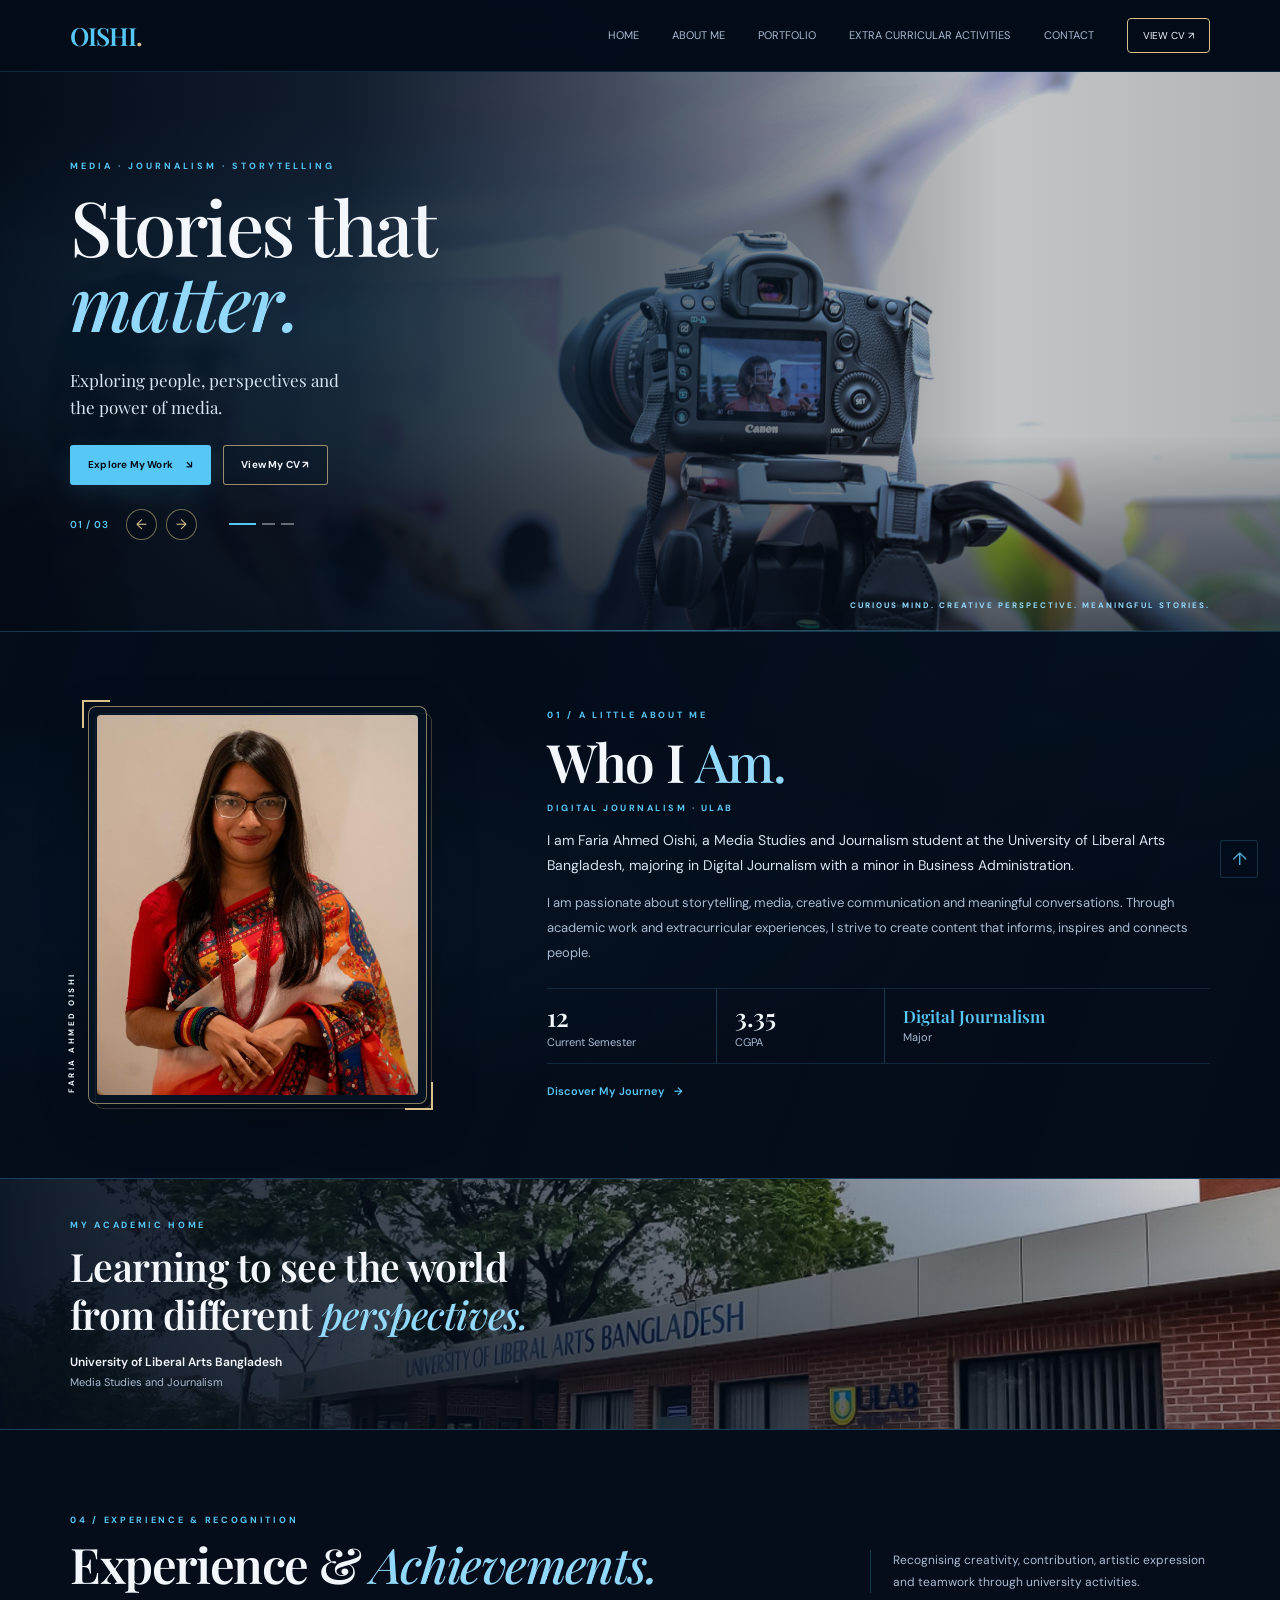
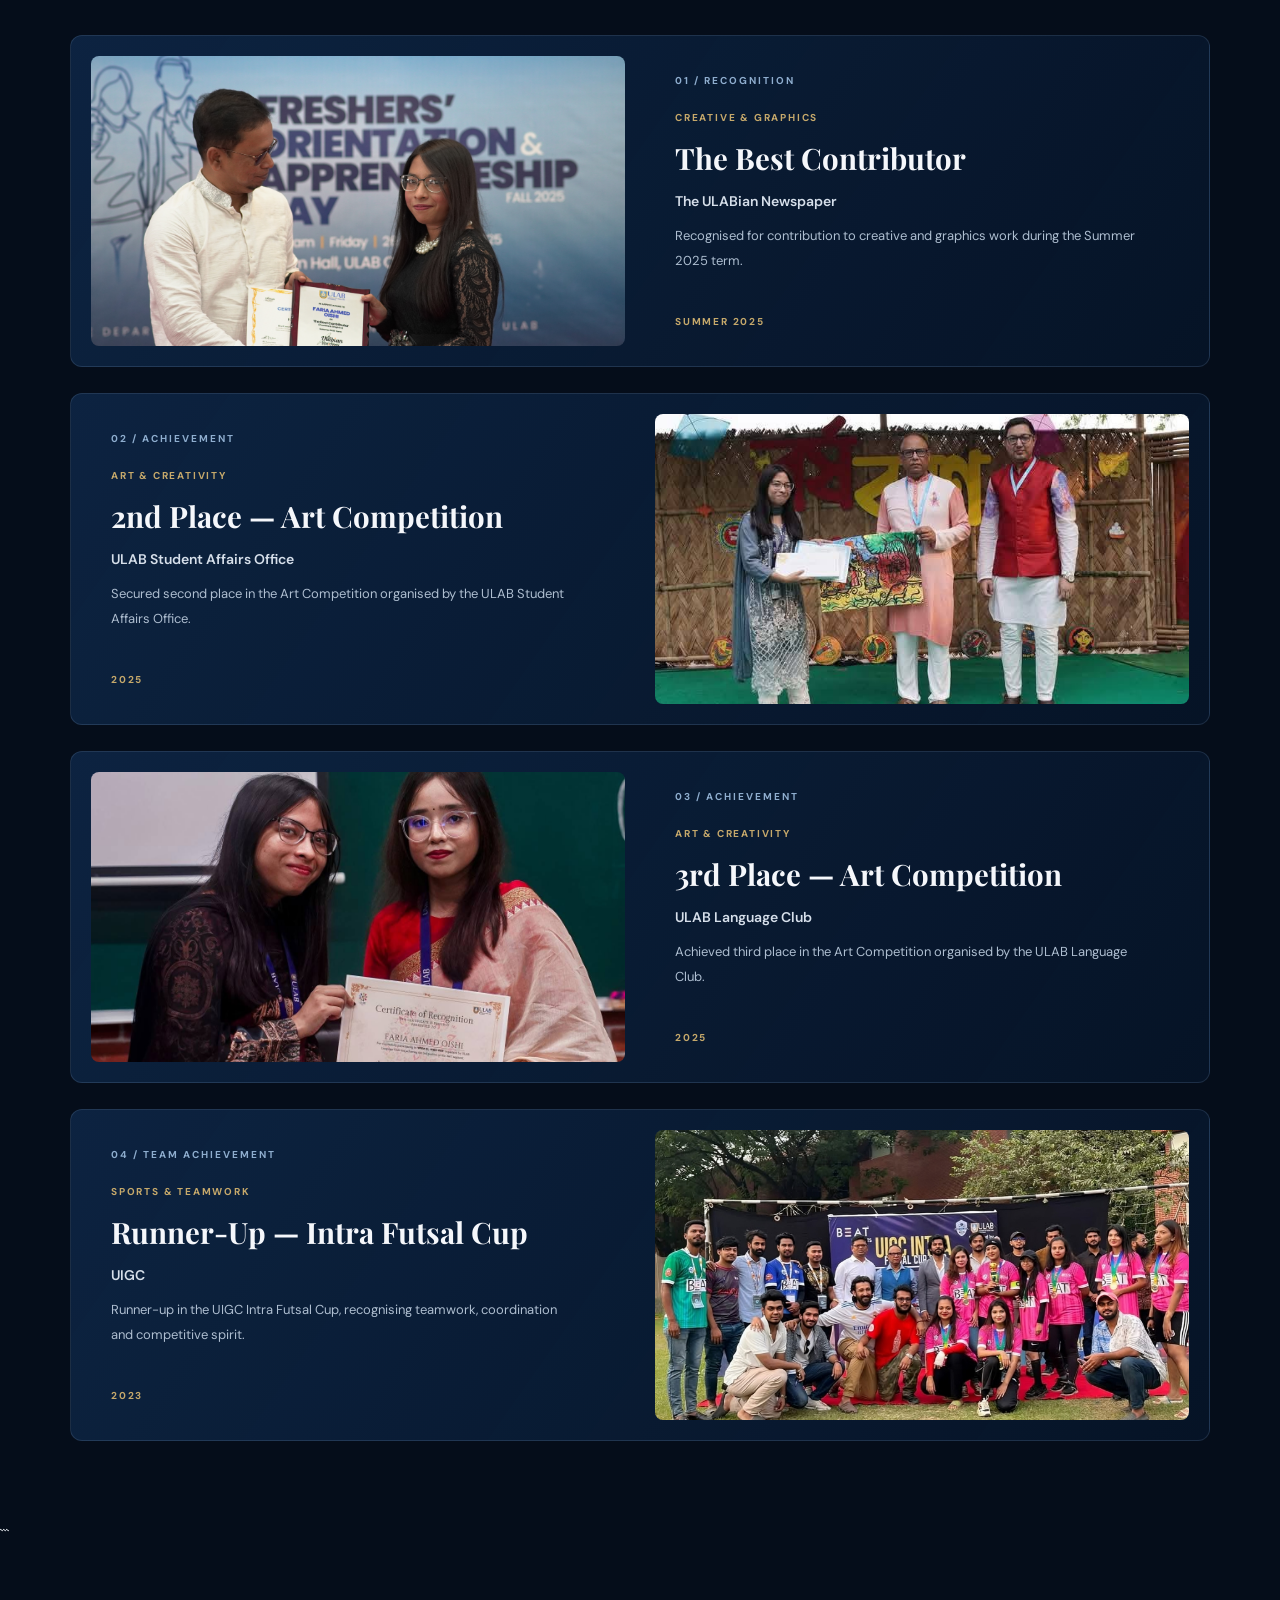
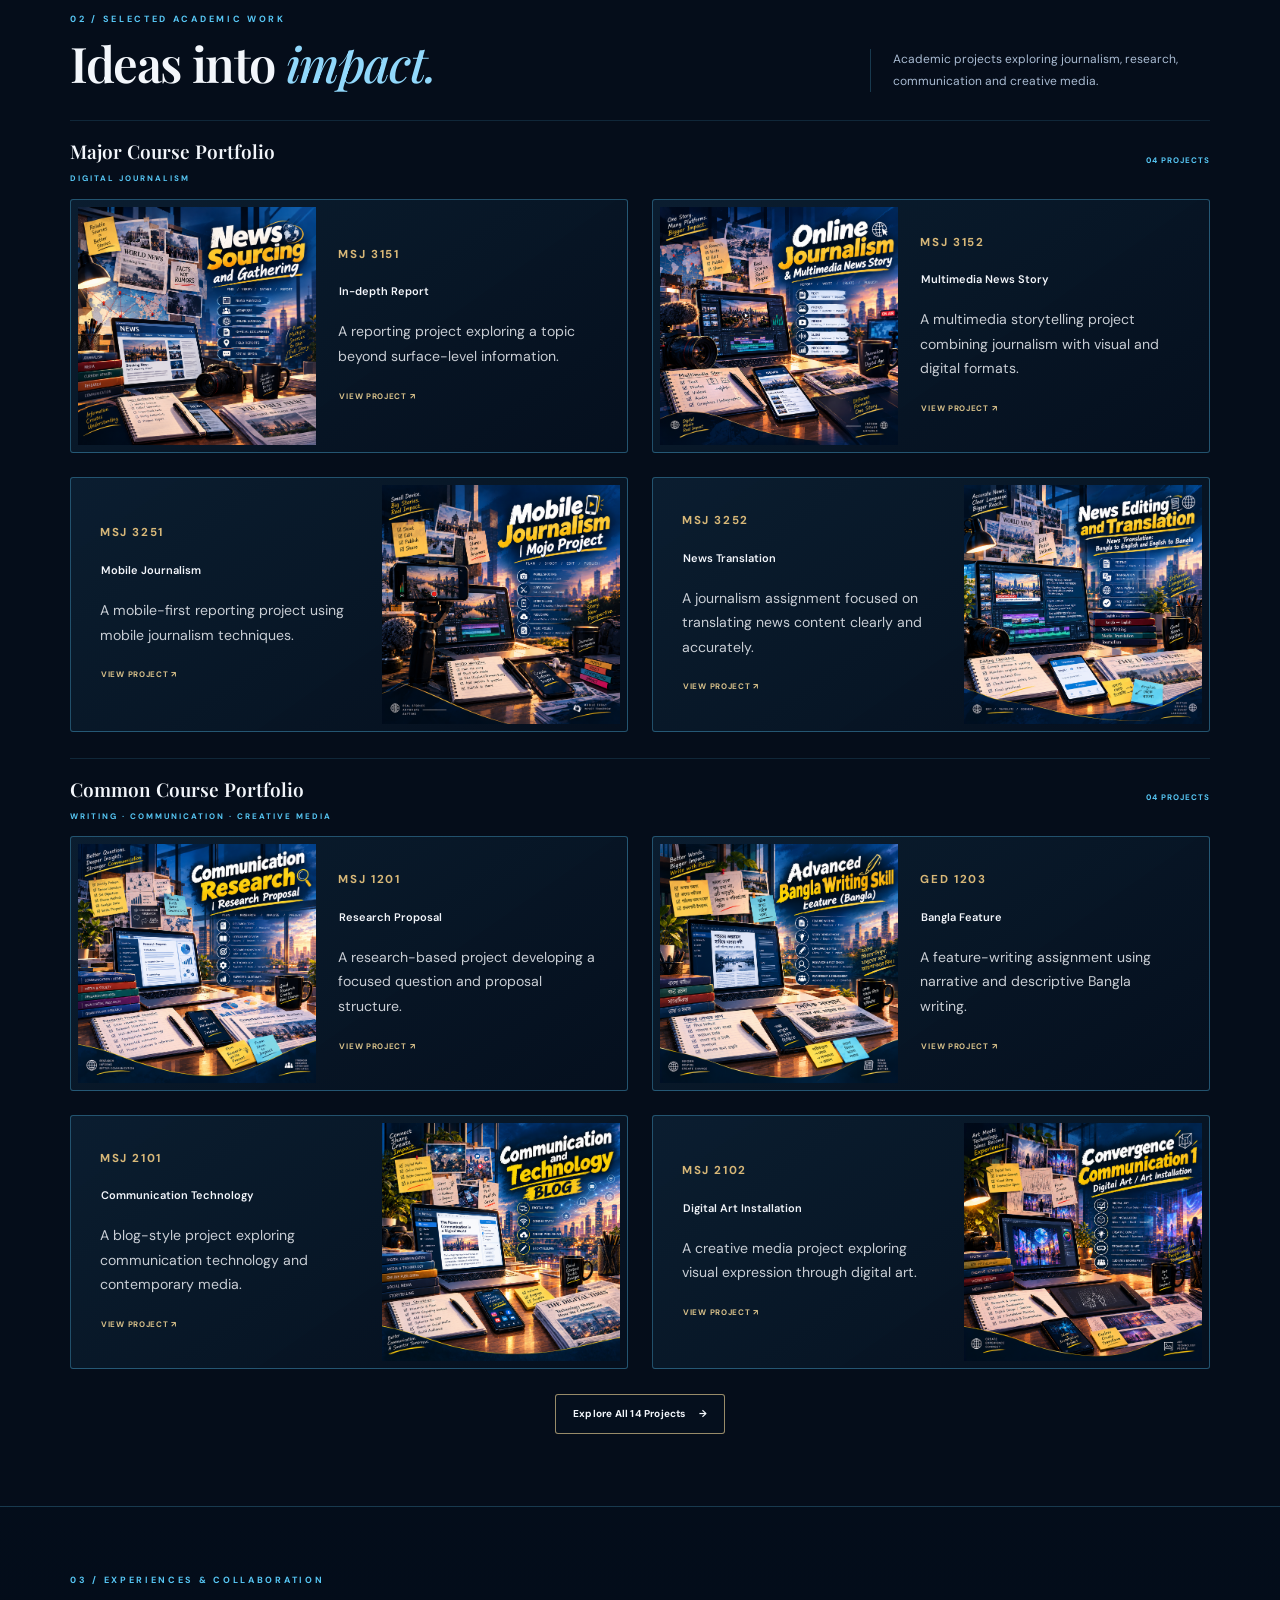
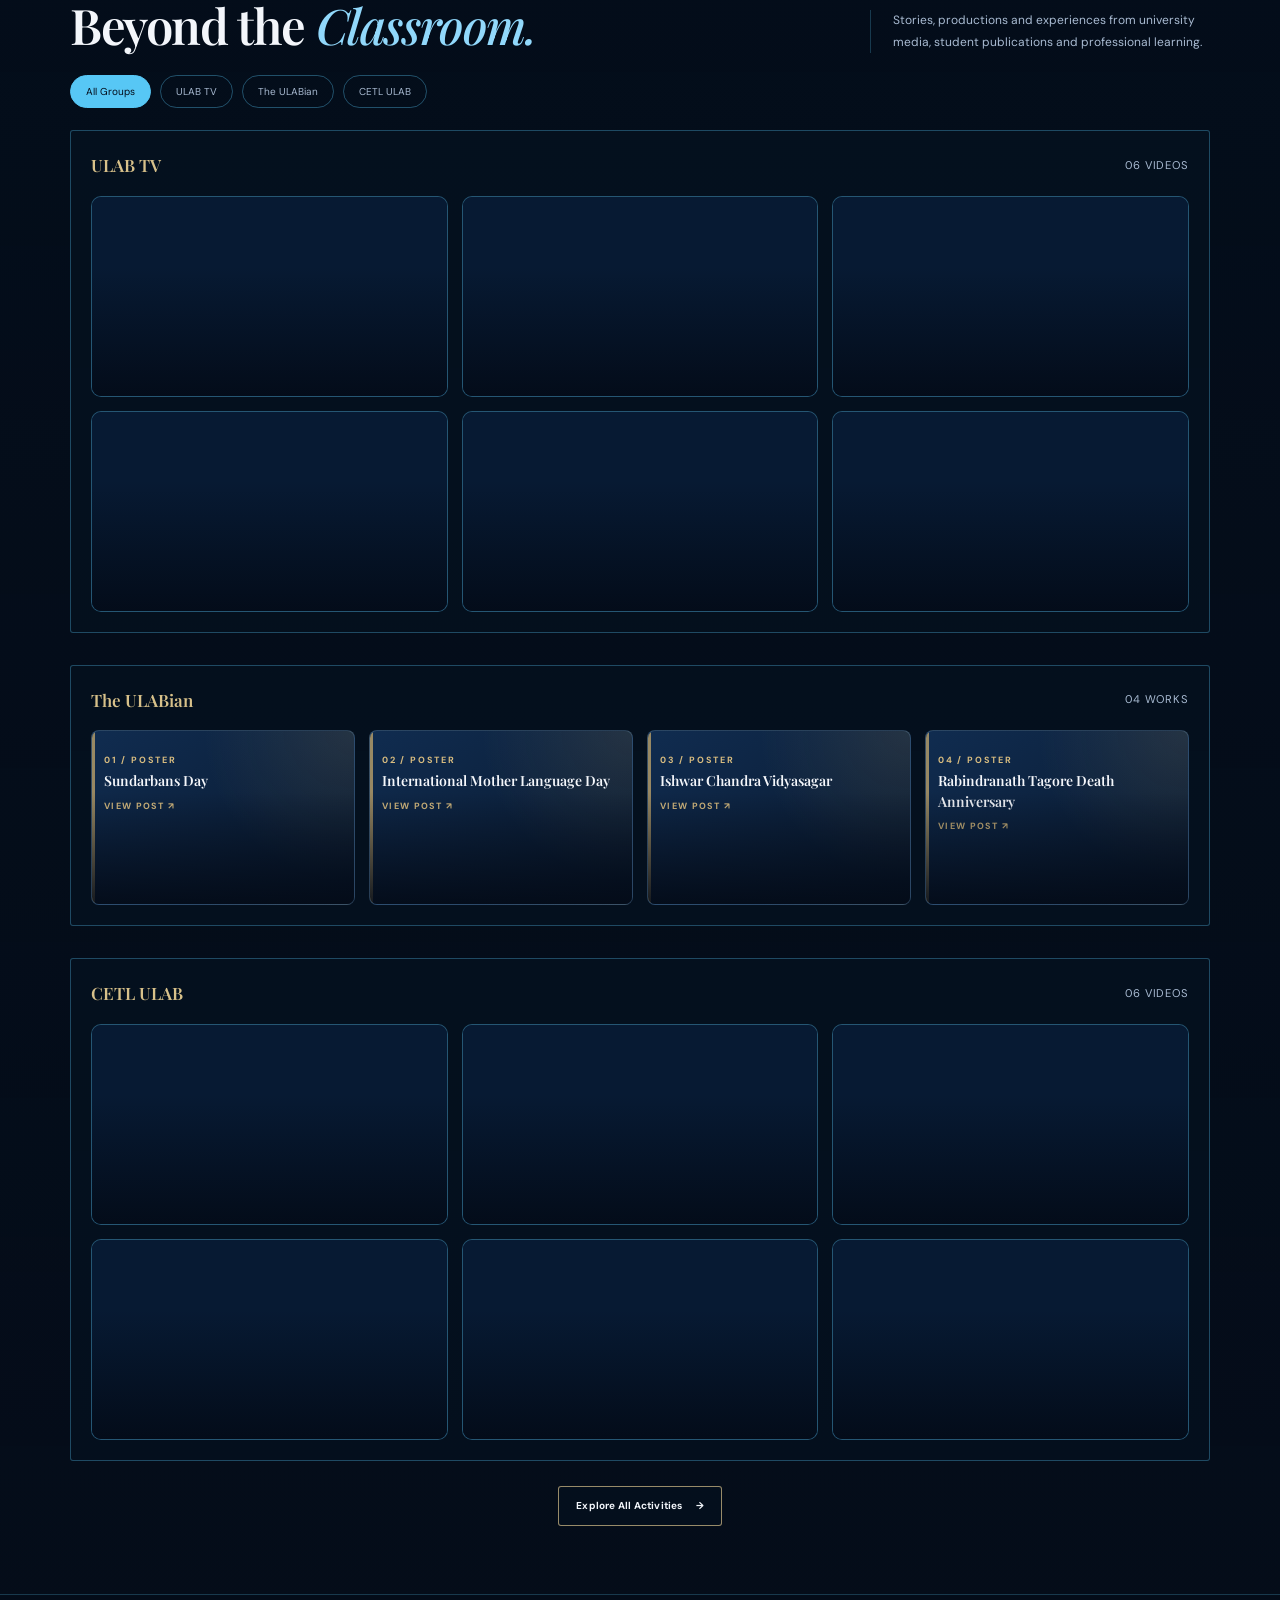
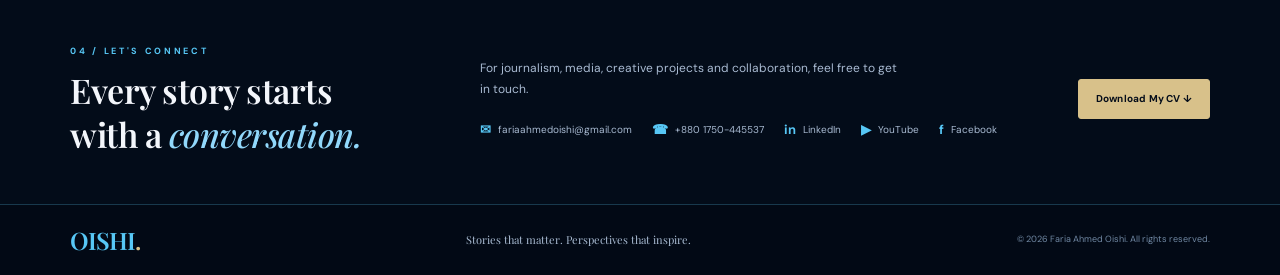
<file: index.html>
<!DOCTYPE html>
<html lang="en">
<head>
  <meta charset="UTF-8">
  <meta name="viewport" content="width=device-width, initial-scale=1.0">
  <meta name="theme-color" content="#050D1A">

  <title>Faria Ahmed Oishi | Journalism & Creative Portfolio</title>
  <meta name="description" content="Explore the journalism, academic projects, media production, creative work and experiences of Faria Ahmed Oishi.">

  <link rel="preconnect" href="https://fonts.googleapis.com">
  <link rel="preconnect" href="https://fonts.gstatic.com" crossorigin>
  <link href="https://fonts.googleapis.com/css2?family=DM+Sans:wght@400;500;600;700&family=Playfair+Display:ital,wght@0,500;0,600;0,700;1,500;1,600&display=swap" rel="stylesheet">

  <link rel="stylesheet" href="style.css">
</head>

<body>


<!-- NAVIGATION -->
<header class="site-header" id="top">
  <nav class="navbar container" aria-label="Main navigation">

    <a class="brand" href="index.html#home" aria-label="Oishi home">
      OISHI<span>.</span>
    </a>

    <button class="menu-toggle" id="menuToggle"
      aria-label="Toggle navigation"
      aria-expanded="false"
      aria-controls="navLinks"
      type="button">
      <span></span><span></span><span></span>
    </button>

    <div class="nav-links" id="navLinks">

      <a class="nav-link active" href="index.html#home">HOME</a>

      <a class="nav-link" href="about.html">ABOUT ME</a>

      <a class="nav-link" href="portfolio.html">PORTFOLIO</a>

      <a class="nav-link" href="activities.html">EXTRA CURRICULAR ACTIVITIES</a>

      <a class="nav-link" href="contact.html">CONTACT</a>

     <a class="nav-cv"
   href="assets/pdf/cv/CV%20of%20Faria%20Ahmed%20Oishi%202026.pdf"
   target="_blank"
   rel="noopener noreferrer">
  VIEW CV ↗
</a>

    </div>
  </nav>
</header>


    <!-- HERO: KEPT -->
    <section class="hero" id="home">
      <div class="hero-slides" aria-hidden="true">
        <div class="hero-slide active" style="background-image:url('assets/images/hero/oishi-action-reporting.jpg')"></div>
        <div class="hero-slide" style="background-image:url('assets/images/hero/oishi-action-event.jpg')"></div>
        <div class="hero-slide" style="background-image:url('assets/images/hero/oishi-action-production.jpg')"></div>
      </div>

      <div class="hero-overlay"></div>
      <div class="hero-glow"></div>

      <div class="container hero-inner">
        <div class="hero-content">
          <p class="eyebrow hero-eyebrow">MEDIA · JOURNALISM · STORYTELLING</p>

          <h1 class="hero-title">
            Stories that<br>
            <span class="hero-highlight" id="heroHighlight">matter.</span>
          </h1>

          <p class="hero-description">
            Exploring people, perspectives and<br class="desktop-break">
            the power of media.
          </p>

          <div class="hero-actions">
            <a class="button button-primary" href="#academic-work">Explore My Work <span>↘</span></a>
            
<a class="button button-outline"
   href="assets/pdf/cv/CV%20of%20Faria%20Ahmed%20Oishi%202026.pdf"
   target="_blank"
   rel="noopener noreferrer">
  View My CV ↗
</a>
          </div>

          <div class="hero-controls">
            <span class="slide-counter"><span id="currentSlide">01</span> / 03</span>
            <button class="slider-arrow" id="prevSlide" type="button" aria-label="Previous slide">←</button>
            <button class="slider-arrow" id="nextSlide" type="button" aria-label="Next slide">→</button>

            <div class="slider-dots" id="sliderDots" aria-label="Choose hero slide">
              <button class="slider-dot active" type="button" aria-label="Slide 1"></button>
              <button class="slider-dot" type="button" aria-label="Slide 2"></button>
              <button class="slider-dot" type="button" aria-label="Slide 3"></button>
            </div>
          </div>
        </div>

        <p class="hero-caption">CURIOUS MIND. CREATIVE PERSPECTIVE. MEANINGFUL STORIES.</p>
      </div>

      <div class="hero-bottom-line"></div>
    </section>

    <!-- WHO I AM: KEPT -->
    <section class="about-section section" id="about">
      <div class="container about-layout">

        <div class="about-photo-column">
          <div class="portrait-frame">
            <div class="portrait-corner portrait-corner-top"></div>
            <img src="assets/images/about/oishi-formal-portrait.jpg"
                 alt="Faria Ahmed Oishi" class="about-portrait" loading="eager">
            <div class="portrait-corner portrait-corner-bottom"></div>
          </div>
          <p class="portrait-label">FARIA AHMED OISHI</p>
        </div>

        <div class="about-content">
          <p class="eyebrow">01 / A LITTLE ABOUT ME</p>
          <h2 class="section-heading">Who I <span>Am.</span></h2>
          <p class="about-role">DIGITAL JOURNALISM · ULAB</p>

          <p class="about-intro">
            I am Faria Ahmed Oishi, a Media Studies and Journalism student
            at the University of Liberal Arts Bangladesh, majoring in Digital
            Journalism with a minor in Business Administration.
          </p>

          <p class="about-description">
            I am passionate about storytelling, media, creative communication
            and meaningful conversations. Through academic work and
            extracurricular experiences, I strive to create content that
            informs, inspires and connects people.
          </p>

          <div class="about-stats">
            <div class="stat-item">
              <strong>12</strong>
              <span>Current Semester</span>
            </div>
            <div class="stat-item">
              <strong>3.35</strong>
              <span>CGPA</span>
            </div>
            <div class="stat-item stat-major">
              <strong>Digital Journalism</strong>
              <span>Major</span>
            </div>
          </div>

          <a class="text-link" href="about.html">Discover My Journey <span>→</span></a>
        </div>

      </div>
    </section>

    <!-- ULAB BANNER: KEPT -->
    <section class="university-banner">
      <img class="university-background"
           src="assets/images/about/University-of-Liberal-Arts-Bangladesh-ULAB-1920x700.jpg"
           alt="University of Liberal Arts Bangladesh campus" loading="lazy">

      <div class="university-overlay"></div>

      <div class="container university-content">
        <p class="eyebrow">MY ACADEMIC HOME</p>
        <h2>Learning to see the world<br>from different <em>perspectives.</em></h2>
        <p class="university-name">University of Liberal Arts Bangladesh</p>
        <p class="university-department">Media Studies and Journalism</p>
      </div>
    </section>


    
<!-- EXPERIENCE & ACHIEVEMENTS -->
<section class="oishi-experience section" id="achievements">
  <div class="container">

    <div class="section-heading-row">
      <div>
        <p class="eyebrow">04 / EXPERIENCE & RECOGNITION</p>
        <h2 class="section-heading">Experience & <em>Achievements.</em></h2>
      </div>
      <p class="section-side-note">
        Recognising creativity, contribution, artistic expression
        and teamwork through university activities.
      </p>
    </div>

    <div class="achievement-list">

      <!-- ACHIEVEMENT 1: IMAGE LEFT, TEXT RIGHT -->
      <article class="achievement-row">
        <div class="achievement-image">
          <img
            src="assets/images/achievements/The Best Contributor (Creative & Graphics) The ULABian Newspaper, Summer 2025 Term.JPG"
            alt="The Best Contributor, The ULABian Newspaper, Summer 2025"
            loading="lazy">
        </div>

        <div class="achievement-content">
          <span class="achievement-number">01 / RECOGNITION</span>
          <span class="achievement-category">CREATIVE & GRAPHICS</span>
          <h3>The Best Contributor</h3>
          <p class="achievement-organization">The ULABian Newspaper</p>
          <p class="achievement-description">
            Recognised for contribution to creative and graphics work
            during the Summer 2025 term.
          </p>
          <span class="achievement-year">SUMMER 2025</span>
        </div>
      </article>

      <!-- ACHIEVEMENT 2: TEXT LEFT, IMAGE RIGHT -->
      <article class="achievement-row achievement-row-reverse">
        <div class="achievement-image">
          <img
            src="assets/images/achievements/2nd place in Art Competition, ULAB Student Affairs Office, 2025.jpeg"
            alt="Second place, ULAB Student Affairs Office Art Competition, 2025"
            loading="lazy">
        </div>

        <div class="achievement-content">
          <span class="achievement-number">02 / ACHIEVEMENT</span>
          <span class="achievement-category">ART & CREATIVITY</span>
          <h3>2nd Place — Art Competition</h3>
          <p class="achievement-organization">ULAB Student Affairs Office</p>
          <p class="achievement-description">
            Secured second place in the Art Competition organised
            by the ULAB Student Affairs Office.
          </p>
          <span class="achievement-year">2025</span>
        </div>
      </article>

      <!-- ACHIEVEMENT 3: IMAGE LEFT, TEXT RIGHT -->
      <article class="achievement-row">
        <div class="achievement-image">
          <img
            src="assets/images/achievements/3rd place in Art Competition, ULAB Language Club, 2025.jpeg"
            alt="Third place, ULAB Language Club Art Competition, 2025"
            loading="lazy">
        </div>

        <div class="achievement-content">
          <span class="achievement-number">03 / ACHIEVEMENT</span>
          <span class="achievement-category">ART & CREATIVITY</span>
          <h3>3rd Place — Art Competition</h3>
          <p class="achievement-organization">ULAB Language Club</p>
          <p class="achievement-description">
            Achieved third place in the Art Competition organised
            by the ULAB Language Club.
          </p>
          <span class="achievement-year">2025</span>
        </div>
      </article>

      <!-- ACHIEVEMENT 4: TEXT LEFT, IMAGE RIGHT -->
      <article class="achievement-row achievement-row-reverse">
        <div class="achievement-image">
          <img
            src="assets/images/achievements/Runner Up in UIGC Intra Futsal Cup, 2023.jpg"
            alt="Runner-up, UIGC Intra Futsal Cup, 2023"
            loading="lazy">
        </div>

        <div class="achievement-content">
          <span class="achievement-number">04 / TEAM ACHIEVEMENT</span>
          <span class="achievement-category">SPORTS & TEAMWORK</span>
          <h3>Runner-Up — Intra Futsal Cup</h3>
          <p class="achievement-organization">UIGC</p>
          <p class="achievement-description">
            Runner-up in the UIGC Intra Futsal Cup, recognising
            teamwork, coordination and competitive spirit.
          </p>
          <span class="achievement-year">2023</span>
        </div>
      </article>

    </div>
  </div>
</section>
```
    
    <!-- ACADEMIC WORK -->
    <section class="academic-section section" id="academic-work">
      <div class="container">

        <div class="section-heading-row">
          <div>
            <p class="eyebrow">02 / SELECTED ACADEMIC WORK</p>
            <h2 class="section-heading">Ideas into <em>impact.</em></h2>
          </div>
          <p class="section-side-note">
            Academic projects exploring journalism, research,
            communication and creative media.
          </p>
        </div>

        <!-- MAJOR COURSE PORTFOLIO -->
        <div class="portfolio-group">
          <div class="portfolio-group-heading">
            <div>
              <h3>Major Course Portfolio</h3>
              <p class="eyebrow">DIGITAL JOURNALISM</p>
            </div>
            <span class="project-count">04 PROJECTS</span>
          </div>

          <div class="project-grid project-feature-grid">

            <a class="project-card project-feature-card" href="portfolio.html#in-depth-report">
              <div class="project-image">
                <img src="assets/images/major-course-portfolio/msj-3151-in-depth-report.jpg"
                     alt="In-depth report project" loading="lazy">
              </div>
              <div class="project-content">
                <span class="project-course">MSJ 3151</span>
                <h4>In-depth Report</h4>
                <p>A reporting project exploring a topic beyond surface-level information.</p>
                <span class="project-link">VIEW PROJECT ↗</span>
              </div>
            </a>

            <a class="project-card project-feature-card" href="portfolio.html#multimedia-news-story">
              <div class="project-image">
                <img src="assets/images/major-course-portfolio/msj-3152-multimedia-news-story.jpg"
                     alt="Multimedia news story project" loading="lazy">
              </div>
              <div class="project-content">
                <span class="project-course">MSJ 3152</span>
                <h4>Multimedia News Story</h4>
                <p>A multimedia storytelling project combining journalism with visual and digital formats.</p>
                <span class="project-link">VIEW PROJECT ↗</span>
              </div>
            </a>

            <a class="project-card project-feature-card" href="portfolio.html#mojo-project">
              <div class="project-image">
                <img src="assets/images/major-course-portfolio/msj-3251-mojo-project.jpg"
                     alt="Mobile journalism project" loading="lazy">
              </div>
              <div class="project-content">
                <span class="project-course">MSJ 3251</span>
                <h4>Mobile Journalism</h4>
                <p>A mobile-first reporting project using mobile journalism techniques.</p>
                <span class="project-link">VIEW PROJECT ↗</span>
              </div>
            </a>

            <a class="project-card project-feature-card" href="portfolio.html#news-translation">
              <div class="project-image">
                <img src="assets/images/major-course-portfolio/msj-3252-news-translation.jpg"
                     alt="News translation project" loading="lazy">
              </div>
              <div class="project-content">
                <span class="project-course">MSJ 3252</span>
                <h4>News Translation</h4>
                <p>A journalism assignment focused on translating news content clearly and accurately.</p>
                <span class="project-link">VIEW PROJECT ↗</span>
              </div>
            </a>

          </div>
        </div>

        <!-- COMMON COURSE PORTFOLIO -->
        <div class="portfolio-group common-portfolio">
          <div class="portfolio-group-heading">
            <div>
              <h3>Common Course Portfolio</h3>
              <p class="eyebrow">WRITING · COMMUNICATION · CREATIVE MEDIA</p>
            </div>
            <span class="project-count">04 PROJECTS</span>
          </div>

          <div class="project-grid project-feature-grid">

            <a class="project-card project-feature-card" href="portfolio.html#research-proposal">
              <div class="project-image">
                <img src="assets/images/common-course-portfolio/msj-1201-research-proposal.jpg"
                     alt="Research proposal project" loading="lazy">
              </div>
              <div class="project-content">
                <span class="project-course">MSJ 1201</span>
                <h4>Research Proposal</h4>
                <p>A research-based project developing a focused question and proposal structure.</p>
                <span class="project-link">VIEW PROJECT ↗</span>
              </div>
            </a>

            <a class="project-card project-feature-card" href="portfolio.html#bangla-feature">
              <div class="project-image">
                <img src="assets/images/common-course-portfolio/ged-1203-bangla-feature.jpg"
                     alt="Bangla feature writing project" loading="lazy">
              </div>
              <div class="project-content">
                <span class="project-course">GED 1203</span>
                <h4>Bangla Feature</h4>
                <p>A feature-writing assignment using narrative and descriptive Bangla writing.</p>
                <span class="project-link">VIEW PROJECT ↗</span>
              </div>
            </a>

            <a class="project-card project-feature-card" href="portfolio.html#communication-technology">
              <div class="project-image">
                <img src="assets/images/common-course-portfolio/msj-2101-communication-technology-blog.jpg"
                     alt="Communication technology blog" loading="lazy">
              </div>
              <div class="project-content">
                <span class="project-course">MSJ 2101</span>
                <h4>Communication Technology</h4>
                <p>A blog-style project exploring communication technology and contemporary media.</p>
                <span class="project-link">VIEW PROJECT ↗</span>
              </div>
            </a>

            <a class="project-card project-feature-card" href="portfolio.html#digital-art">
              <div class="project-image">
                <img src="assets/images/common-course-portfolio/msj-2102-digital-art-installation.jpg"
                     alt="Digital art installation project" loading="lazy">
              </div>
              <div class="project-content">
                <span class="project-course">MSJ 2102</span>
                <h4>Digital Art Installation</h4>
                <p>A creative media project exploring visual expression through digital art.</p>
                <span class="project-link">VIEW PROJECT ↗</span>
              </div>
            </a>

          </div>
        </div>

        <div class="section-button-wrap">
          <a class="button button-outline" href="portfolio.html">Explore All 14 Projects <span>→</span></a>
        </div>

      </div>
    </section>

   
<!-- BEYOND THE CLASSROOM -->
<section class="experience-section section" id="experiences">
  <div class="container">

    <div class="section-heading-row experience-heading-row">
      <div>
        <p class="eyebrow">03 / EXPERIENCES & COLLABORATION</p>
        <h2 class="section-heading">Beyond the <em>Classroom.</em></h2>
      </div>
      <p class="section-side-note">
        Stories, productions and experiences from university media,
        student publications and professional learning.
      </p>
    </div>

    <div class="experience-filters" role="group" aria-label="Filter experience groups">
      <button class="filter-button active" type="button" data-filter="all">All Groups</button>
      <button class="filter-button" type="button" data-filter="ulab-tv">ULAB TV</button>
      <button class="filter-button" type="button" data-filter="ulabian">The ULABian</button>
      <button class="filter-button" type="button" data-filter="cetl">CETL ULAB</button>
    </div>

    <div class="experience-grid experience-grid-stacked">

      <!-- ULAB TV: 6 DIRECT VIDEOS -->
      <article class="experience-group" data-category="ulab-tv">
        <div class="experience-group-heading">
          <h3>ULAB TV</h3>
          <span>06 VIDEOS</span>
        </div>

        <div class="activity-grid video-activity-grid">

          <article class="activity-card video-activity-card">
            <iframe class="activity-video"
              src="https://www.youtube.com/embed/_oWdkHcJm3g"
              title="ULAB 8th Convocation"
              loading="lazy" allowfullscreen
              referrerpolicy="strict-origin-when-cross-origin"></iframe>
            <p class="activity-caption">ULAB 8th Convocation</p>
          </article>

          <article class="activity-card video-activity-card">
            <iframe class="activity-video"
              src="https://www.youtube.com/embed/o3CgLhvHykY"
              title="Interview with Dr. David A. Peterson"
              loading="lazy" allowfullscreen
              referrerpolicy="strict-origin-when-cross-origin"></iframe>
            <p class="activity-caption">Interview with Dr. David A. Peterson</p>
          </article>

          <article class="activity-card video-activity-card">
            <iframe class="activity-video"
              src="https://www.youtube.com/embed/A22MgkGTqSc"
              title="Kosovo Builds Bridges with Bangladesh"
              loading="lazy" allowfullscreen
              referrerpolicy="strict-origin-when-cross-origin"></iframe>
            <p class="activity-caption">Kosovo Builds Bridges with Bangladesh</p>
          </article>

          <article class="activity-card video-activity-card">
            <iframe class="activity-video"
              src="https://www.youtube.com/embed/VrdZ_obfpdg"
              title="International Day to End Impunity for Crimes Against Journalists"
              loading="lazy" allowfullscreen
              referrerpolicy="strict-origin-when-cross-origin"></iframe>
            <p class="activity-caption">Journalists' Safety & Justice</p>
          </article>

          <article class="activity-card video-activity-card">
            <iframe class="activity-video"
              src="https://www.youtube.com/embed/uJbyKQP2MyY"
              title="National Tree Fair 2024"
              loading="lazy" allowfullscreen
              referrerpolicy="strict-origin-when-cross-origin"></iframe>
            <p class="activity-caption">National Tree Fair 2024</p>
          </article>

          <article class="activity-card video-activity-card">
            <iframe class="activity-video"
              src="https://www.youtube.com/embed/LYfKaeHs1eY"
              title="ULAB Freshers Orientation Spring 2024"
              loading="lazy" allowfullscreen
              referrerpolicy="strict-origin-when-cross-origin"></iframe>
            <p class="activity-caption">Freshers' Orientation — Spring 2024</p>
          </article>

        </div>
      </article>

     <!-- THE ULABIAN: 4 DIRECT LINKS -->
<article class="experience-group" data-category="ulabian">
  <div class="experience-group-heading">
    <h3>The ULABian</h3>
    <span>04 WORKS</span>
  </div>

  <div class="activity-grid ulabian-link-grid ulabian-home-grid">

    <a class="activity-card ulabian-link-card"
       href="https://www.facebook.com/share/p/1EgyEKi3dM/"
       target="_blank" rel="noopener">
      <span class="ulabian-work-type">01 / POSTER</span>
      <span class="ulabian-work-title">Sundarbans Day</span>
      <span class="ulabian-work-link">VIEW POST ↗</span>
    </a>

    <a class="activity-card ulabian-link-card"
       href="https://www.facebook.com/share/p/1E3M9TTFE4/"
       target="_blank" rel="noopener">
      <span class="ulabian-work-type">02 / POSTER</span>
      <span class="ulabian-work-title">International Mother Language Day</span>
      <span class="ulabian-work-link">VIEW POST ↗</span>
    </a>

    <a class="activity-card ulabian-link-card"
       href="https://www.facebook.com/share/p/14pEAcbM7c6/"
       target="_blank" rel="noopener">
      <span class="ulabian-work-type">03 / POSTER</span>
      <span class="ulabian-work-title">Ishwar Chandra Vidyasagar</span>
      <span class="ulabian-work-link">VIEW POST ↗</span>
    </a>

    <a class="activity-card ulabian-link-card"
       href="https://www.facebook.com/share/p/1CDmT4MbDD/"
       target="_blank" rel="noopener">
      <span class="ulabian-work-type">04 / POSTER</span>
      <span class="ulabian-work-title">Rabindranath Tagore Death Anniversary</span>
      <span class="ulabian-work-link">VIEW POST ↗</span>
    </a>

  </div>
</article>



      <!-- CETL ULAB: 6 DIRECT VIDEOS -->
      <article class="experience-group" data-category="cetl">
        <div class="experience-group-heading">
          <h3>CETL ULAB</h3>
          <span>06 VIDEOS</span>
        </div>

        <div class="activity-grid video-activity-grid">

          <article class="activity-card video-activity-card">
            <iframe class="activity-video"
              src="https://www.youtube.com/embed/cBZX8KOGTSs"
              title="New Faculty Orientation Spring 2026"
              loading="lazy" allowfullscreen
              referrerpolicy="strict-origin-when-cross-origin"></iframe>
            <p class="activity-caption">New Faculty Orientation — Spring 2026</p>
          </article>

          <article class="activity-card video-activity-card">
            <iframe class="activity-video"
              src="https://www.youtube.com/embed/teUz-dmHn6s"
              title="Induction Training at ULAB CETL"
              loading="lazy" allowfullscreen
              referrerpolicy="strict-origin-when-cross-origin"></iframe>
            <p class="activity-caption">Induction Training at ULAB CETL</p>
          </article>

          <article class="activity-card video-activity-card">
            <iframe class="activity-video"
              src="https://www.youtube.com/embed/LKFb6ulakdM"
              title="Abir Bin Yousuf Teaching and Learning for GenZ"
              loading="lazy" allowfullscreen
              referrerpolicy="strict-origin-when-cross-origin"></iframe>
            <p class="activity-caption">Abir Bin Yousuf — Teaching & Learning for GenZ</p>
          </article>

          <article class="activity-card video-activity-card">
            <iframe class="activity-video"
              src="https://www.youtube.com/embed/58uCa5Hfdpo"
              title="Md. Sharafat Chowdhury Teaching and Learning for GenZ"
              loading="lazy" allowfullscreen
              referrerpolicy="strict-origin-when-cross-origin"></iframe>
            <p class="activity-caption">Md. Sharafat Chowdhury — Teaching & Learning for GenZ</p>
          </article>

          <article class="activity-card video-activity-card">
            <iframe class="activity-video"
              src="https://www.youtube.com/embed/PIbYEDnY46U"
              title="Rukhsana Choudhury Teaching and Learning for GenZ"
              loading="lazy" allowfullscreen
              referrerpolicy="strict-origin-when-cross-origin"></iframe>
            <p class="activity-caption">Rukhsana Choudhury — Teaching & Learning for GenZ</p>
          </article>

          <article class="activity-card video-activity-card">
            <iframe class="activity-video"
              src="https://www.youtube.com/embed/VMXSTfQS_HY"
              title="Sabrina Lutfa Teaching and Learning for GenZ"
              loading="lazy" allowfullscreen
              referrerpolicy="strict-origin-when-cross-origin"></iframe>
            <p class="activity-caption">Sabrina Lutfa — Teaching & Learning for GenZ</p>
          </article>

        </div>
      </article>

    </div>

    <div class="section-button-wrap">
      <a class="button button-outline" href="activities.html">
        Explore All Activities <span>→</span>
      </a>
    </div>

  </div>
</section>

  



    <!-- CONTACT -->
    <section class="contact-section section" id="contact">
      <div class="container contact-layout">

        <div class="contact-title-block">
          <p class="eyebrow">04 / LET'S CONNECT</p>
          <h2>Every story starts<br>with a <em>conversation.</em></h2>
        </div>

        <div class="contact-details">
          <p>For journalism, media, creative projects and collaboration, feel free to get in touch.</p>

          <div class="contact-links">
            <a href="mailto:fariaahmedoishi@gmail.com">
              <span class="contact-icon">✉</span> fariaahmedoishi@gmail.com
            </a>
            <a href="tel:+8801750445537">
              <span class="contact-icon">☎</span> +880 1750-445537
            </a>
            <a href="https://www.linkedin.com/in/faria-ahmed-oishi-b103a4279" target="_blank" rel="noopener">
              <span class="contact-icon">in</span> LinkedIn
            </a>
            <a href="https://www.youtube.com/@FariaAhmedOishi" target="_blank" rel="noopener">
              <span class="contact-icon">▶</span> YouTube
            </a>
            <a href="https://www.facebook.com/share/1Hze2ASrSm/?mibextid=wwXIfr" target="_blank" rel="noopener">
              <span class="contact-icon">f</span> Facebook
            </a>
          </div>
        </div>

        <div class="contact-cv">
          <a class="button button-gold"
   href="assets/pdf/cv/CV%20of%20Faria%20Ahmed%20Oishi%202026.pdf"
   target="_blank"
   rel="noopener noreferrer">
  Download My CV ↓
</a>
        </div>

      </div>
    </section>

  </main>

  <!-- FOOTER -->
  <footer class="site-footer">
    <div class="container footer-inner">
      <a class="brand footer-brand" href="#home">OISHI<span>.</span></a>
      <p>Stories that matter. Perspectives that inspire.</p>
      <span class="copyright">© <span id="year">2026</span> Faria Ahmed Oishi. All rights reserved.</span>
    </div>
  </footer>

  <a class="back-to-top" href="#top" aria-label="Back to top">↑</a>

  <script src="script.js"></script>
</body>
</html>
</file>
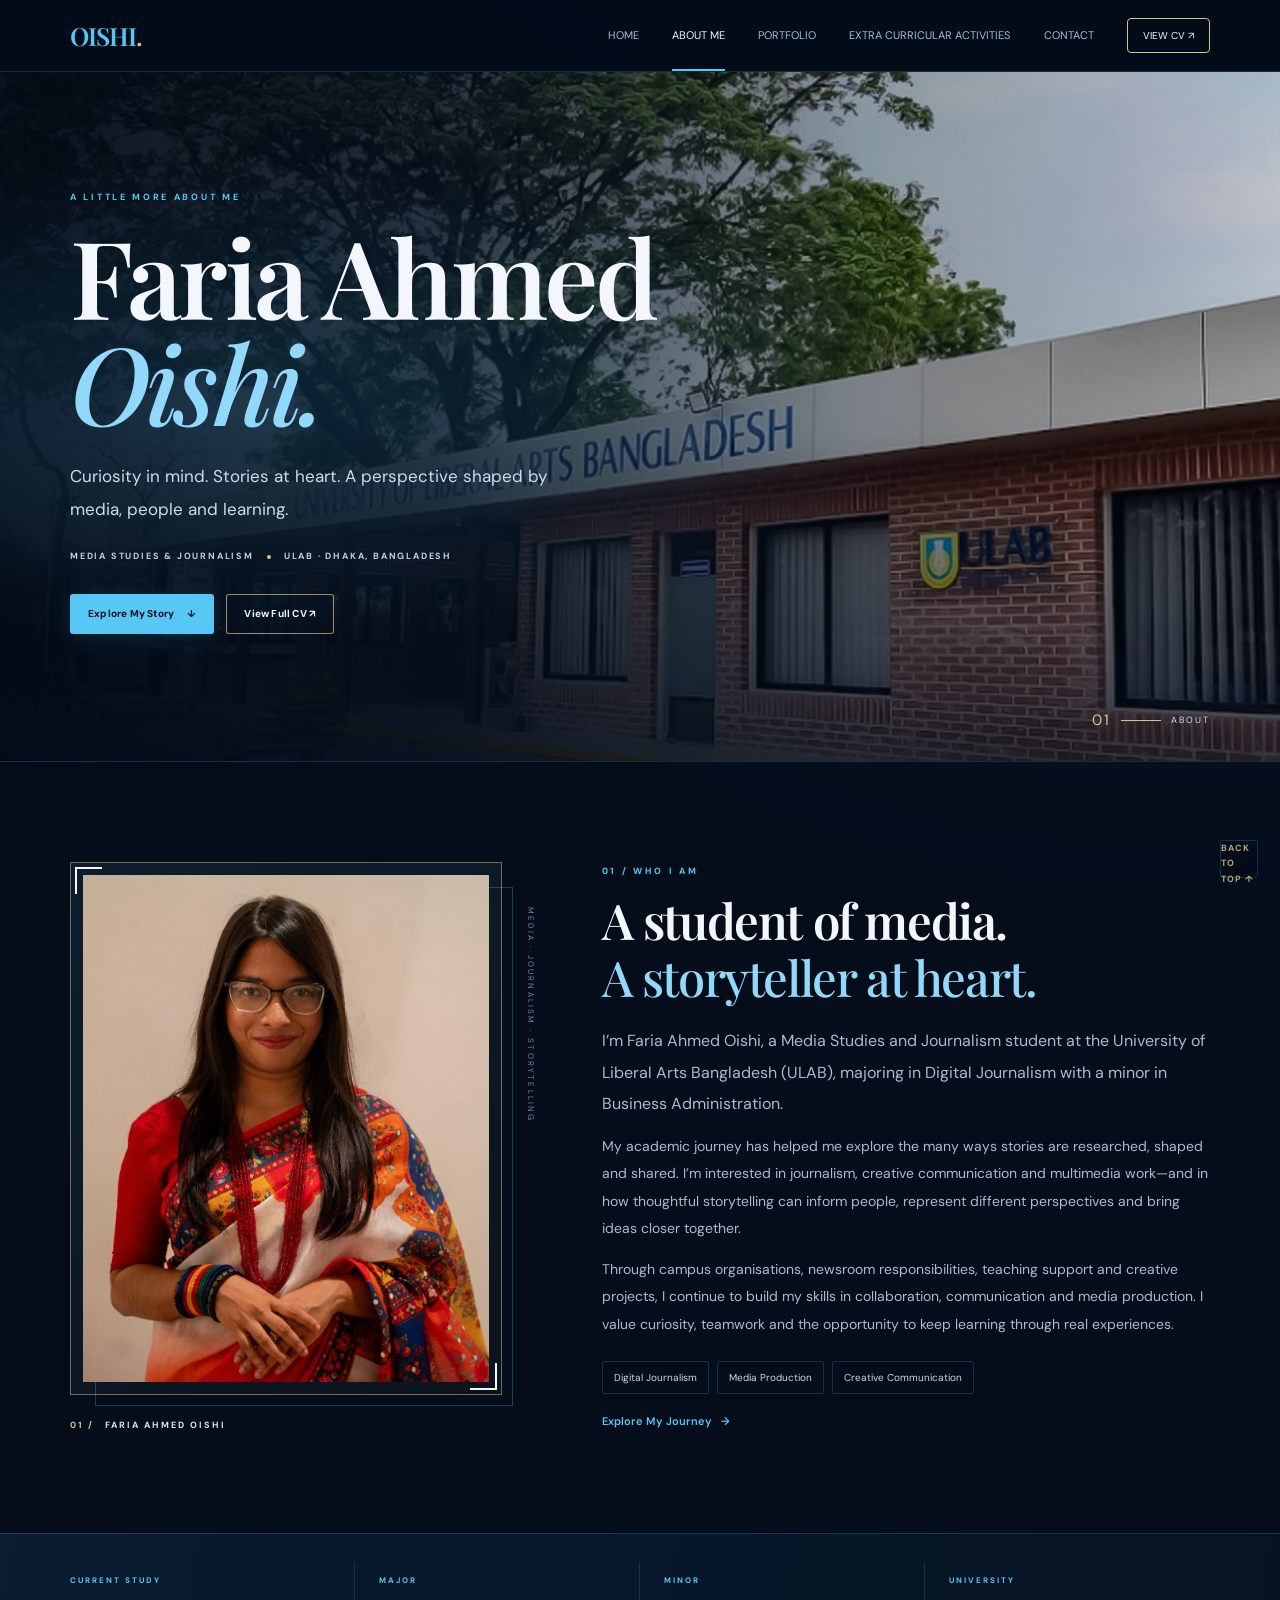
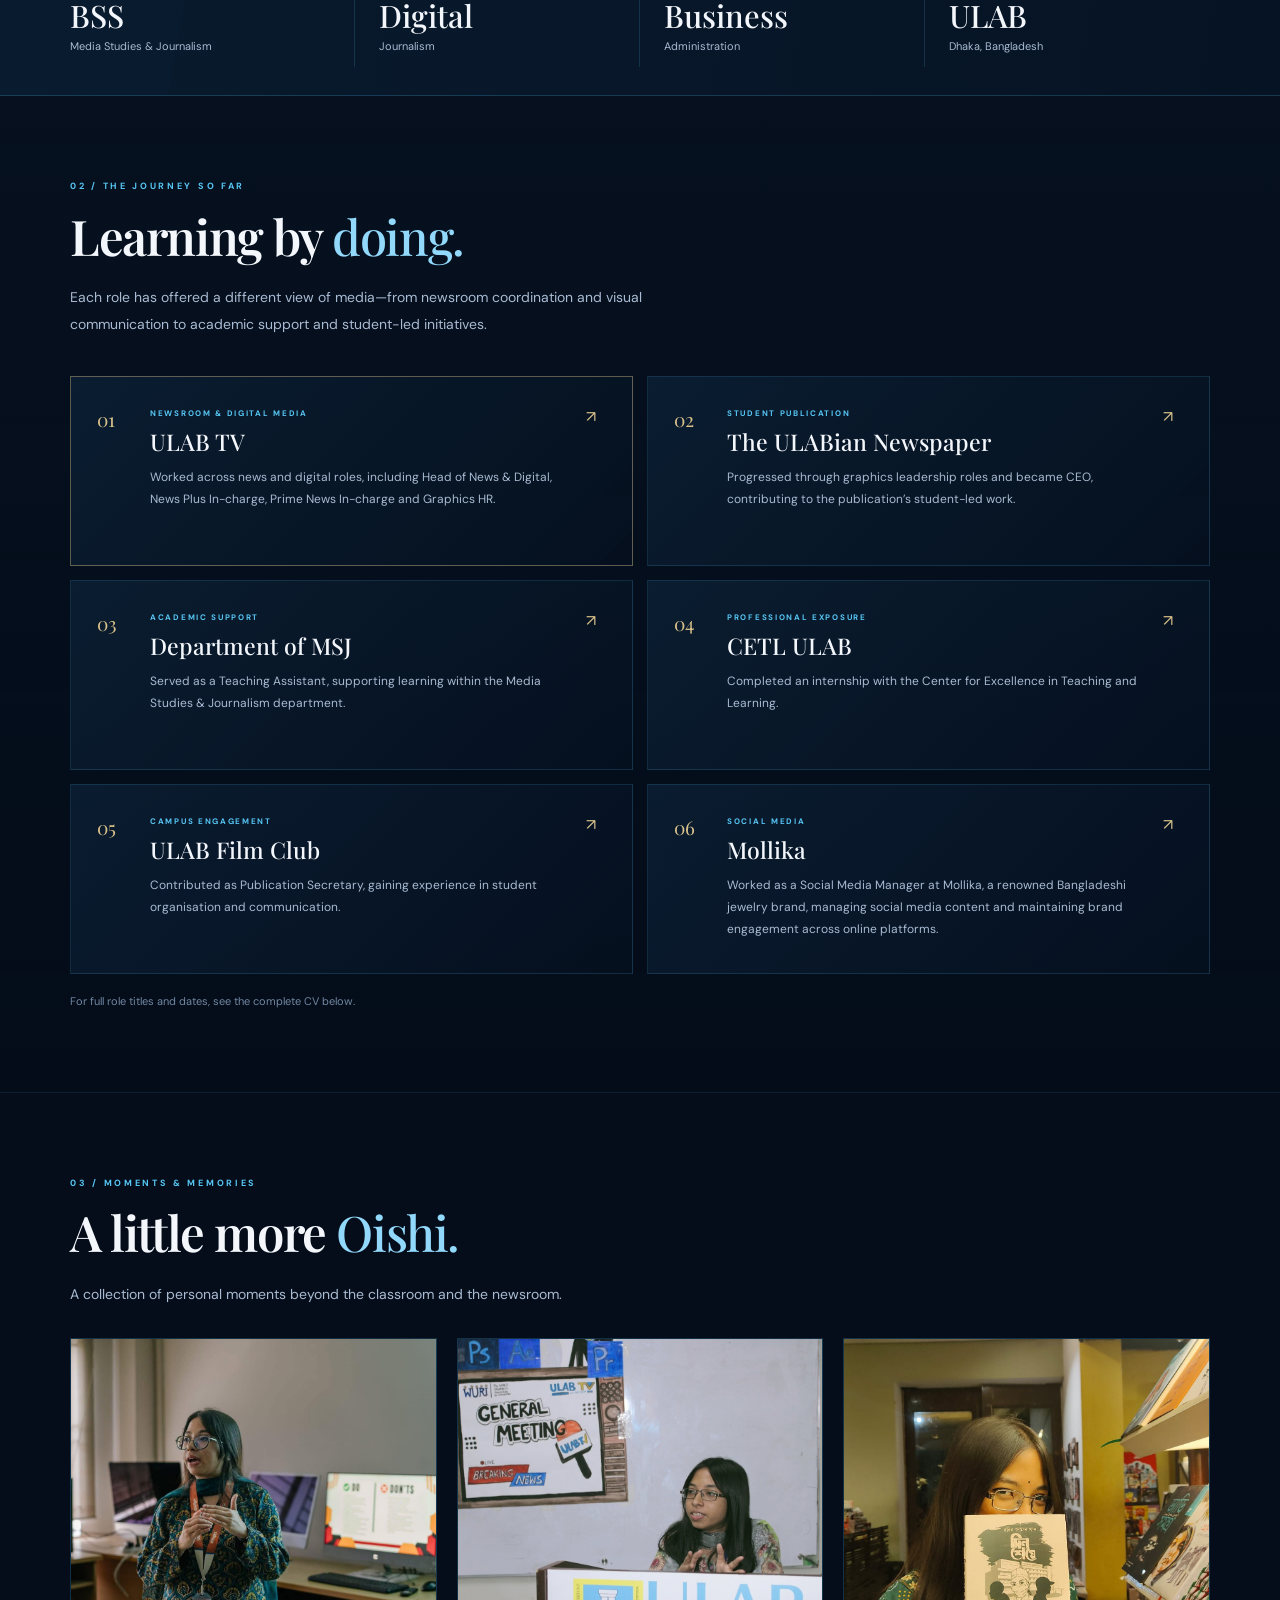
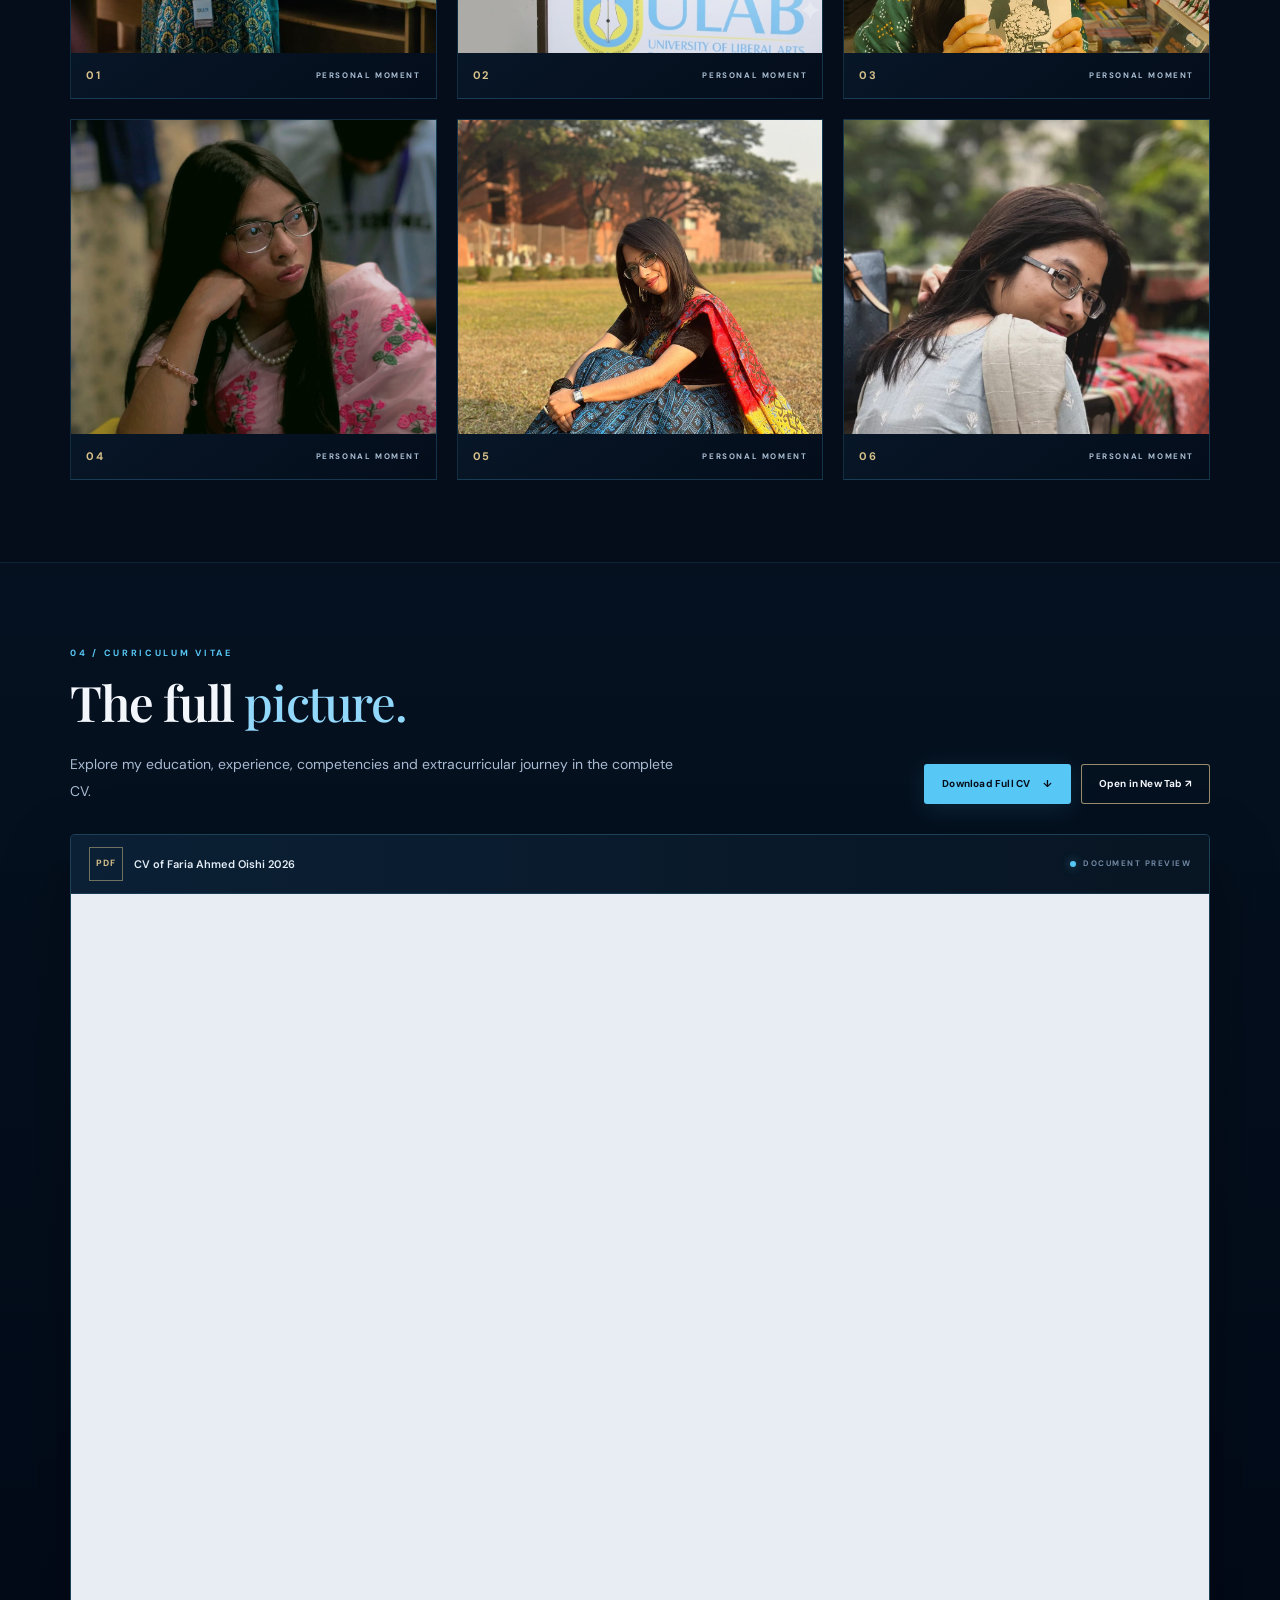
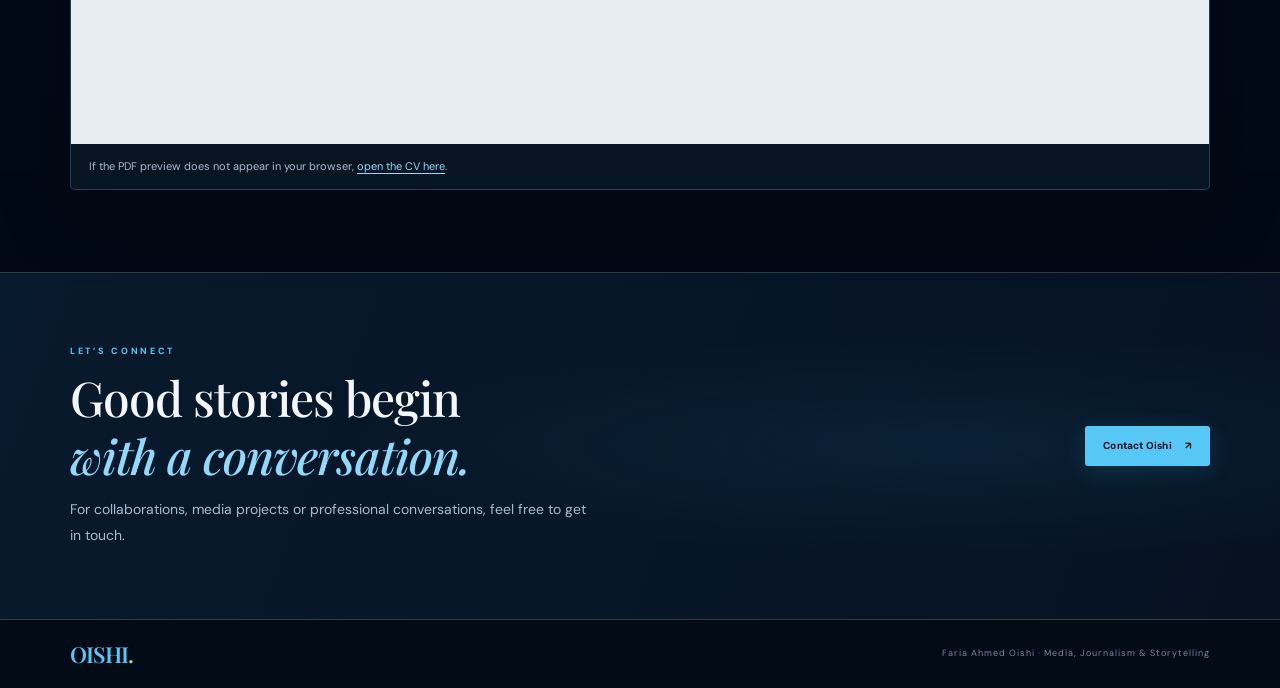
<file: about.html>
<!DOCTYPE html>
<html lang="en">
<head>
  <meta charset="UTF-8">
  <meta name="viewport" content="width=device-width, initial-scale=1.0">
  <meta name="theme-color" content="#050d1a">
  <meta name="description" content="Get to know Faria Ahmed Oishi — her academic journey, media experience, personal photography and CV.">
  <title>Who I Am | Faria Ahmed Oishi</title>
  <link rel="preconnect" href="https://fonts.googleapis.com">
  <link rel="preconnect" href="https://fonts.gstatic.com" crossorigin>
  <link href="https://fonts.googleapis.com/css2?family=DM+Sans:wght@400;500;600;700&family=Playfair+Display:ital,wght@0,500;0,600;0,700;1,500;1,600&display=swap" rel="stylesheet">
  <link rel="stylesheet" href="style.css">
  <link rel="stylesheet" href="about.css">
</head>
<body class="about-page">
  <!-- NAVIGATION -->
  <header class="site-header" id="top">
    <nav class="navbar container" aria-label="Main navigation">

      <a class="brand" href="index.html#home" aria-label="Oishi home">
        OISHI<span>.</span>
      </a>

      <button class="menu-toggle" id="aboutMenuToggle"
        aria-label="Toggle navigation"
        aria-expanded="false"
        aria-controls="aboutNavLinks"
        type="button">
        <span></span><span></span><span></span>
      </button>

      <div class="nav-links" id="aboutNavLinks">

        <a class="nav-link" href="index.html#home">HOME</a>

        <a class="nav-link active" href="about.html" aria-current="page">ABOUT ME</a>

        <a class="nav-link" href="portfolio.html">PORTFOLIO</a>

        <a class="nav-link" href="activities.html">EXTRA CURRICULAR ACTIVITIES</a>

        <a class="nav-link" href="index.html#contact">CONTACT</a>

   <a class="nav-cv"
   href="assets/pdf/cv/CV%20of%20Faria%20Ahmed%20Oishi%202026.pdf"
   target="_blank"
   rel="noopener noreferrer">
  VIEW CV ↗
</a>

      </div>
    </nav>
  </header>

  <main>
    <!-- HERO -->
    <section class="about-hero" aria-labelledby="aboutHeroTitle">
      <img class="about-hero-image" src="assets/images/about/University-of-Liberal-Arts-Bangladesh-ULAB-1920x700.jpg" alt="University of Liberal Arts Bangladesh campus">
      <div class="about-hero-shade"></div>
      <div class="about-hero-glow"></div>
      <div class="container about-hero-inner">
        <p class="eyebrow">A LITTLE MORE ABOUT ME</p>
        <h1 id="aboutHeroTitle">Faria Ahmed<br><span>Oishi.</span></h1>
        <p class="about-hero-lede">Curiosity in mind. Stories at heart. A perspective shaped by media, people and learning.</p>
        <div class="about-hero-meta"><span>MEDIA STUDIES &amp; JOURNALISM</span><i></i><span>ULAB · DHAKA, BANGLADESH</span></div>
        <div class="about-hero-actions">
          <a class="button button-primary" href="#my-story">Explore My Story <span>↓</span></a>
          <a class="button button-outline" href="#my-cv">View Full CV ↗</a>
        </div>
      </div>
      <div class="about-hero-index"><span>01</span><span class="index-rule"></span><span>ABOUT</span></div>
    </section>

    <!-- STORY / WHO I AM -->
    <section class="section about-story" id="my-story">
      <div class="container about-story-grid">
        <div class="about-story-visual">
          <div class="about-portrait-frame">
            <span class="portrait-frame-corner corner-tl"></span><span class="portrait-frame-corner corner-br"></span>
            <img src="assets/images/about/oishi-formal-portrait.jpg" alt="Portrait of Faria Ahmed Oishi" loading="eager">
          </div>
          <div class="portrait-caption"><span class="caption-number">01 /</span><span>FARIA AHMED OISHI</span></div>
          <div class="portrait-side-note">MEDIA · JOURNALISM · STORYTELLING</div>
        </div>
        <div class="about-story-copy">
          <p class="eyebrow">01 / WHO I AM</p>
          <h2 class="section-heading">A student of media.<br><span>A storyteller at heart.</span></h2>
          <p class="story-lead">I’m Faria Ahmed Oishi, a Media Studies and Journalism student at the University of Liberal Arts Bangladesh (ULAB), majoring in Digital Journalism with a minor in Business Administration.</p>
          <p>My academic journey has helped me explore the many ways stories are researched, shaped and shared. I’m interested in journalism, creative communication and multimedia work—and in how thoughtful storytelling can inform people, represent different perspectives and bring ideas closer together.</p>
          <p>Through campus organisations, newsroom responsibilities, teaching support and creative projects, I continue to build my skills in collaboration, communication and media production. I value curiosity, teamwork and the opportunity to keep learning through real experiences.</p>
          <div class="story-tags"><span>Digital Journalism</span><span>Media Production</span><span>Creative Communication</span></div>
          <a class="text-link" href="#my-journey">Explore My Journey <span>→</span></a>
        </div>
      </div>
    </section>

    <!-- QUICK FACTS -->
    <section class="about-facts" aria-label="Academic highlights">
      <div class="container about-facts-grid">
        <div class="about-fact"><span class="fact-label">CURRENT STUDY</span><strong>BSS</strong><span>Media Studies &amp; Journalism</span></div>
        <div class="about-fact"><span class="fact-label">MAJOR</span><strong>Digital</strong><span>Journalism</span></div>
        <div class="about-fact"><span class="fact-label">MINOR</span><strong>Business</strong><span>Administration</span></div>
        <div class="about-fact"><span class="fact-label">UNIVERSITY</span><strong>ULAB</strong><span>Dhaka, Bangladesh</span></div>
      </div>
    </section>

    <!-- JOURNEY -->
    <section class="section about-journey" id="my-journey">
      <div class="container">
        <div class="about-section-heading">
          <p class="eyebrow">02 / THE JOURNEY SO FAR</p>
          <h2 class="section-heading">Learning by <span>doing.</span></h2>
          <p>Each role has offered a different view of media—from newsroom coordination and visual communication to academic support and student-led initiatives.</p>
        </div>
        <div class="journey-grid">
          <article class="journey-card journey-card-featured"><span class="journey-index">01</span><div><p class="journey-type">NEWSROOM &amp; DIGITAL MEDIA</p><h3>ULAB TV</h3><p>Worked across news and digital roles, including Head of News &amp; Digital, News Plus In-charge, Prime News In-charge and Graphics HR.</p></div><span class="journey-arrow">↗</span></article>
          <article class="journey-card"><span class="journey-index">02</span><div><p class="journey-type">STUDENT PUBLICATION</p><h3>The ULABian Newspaper</h3><p>Progressed through graphics leadership roles and became CEO, contributing to the publication’s student-led work.</p></div><span class="journey-arrow">↗</span></article>
          <article class="journey-card"><span class="journey-index">03</span><div><p class="journey-type">ACADEMIC SUPPORT</p><h3>Department of MSJ</h3><p>Served as a Teaching Assistant, supporting learning within the Media Studies &amp; Journalism department.</p></div><span class="journey-arrow">↗</span></article>
          <article class="journey-card"><span class="journey-index">04</span><div><p class="journey-type">PROFESSIONAL EXPOSURE</p><h3>CETL ULAB</h3><p>Completed an internship with the Center for Excellence in Teaching and Learning.</p></div><span class="journey-arrow">↗</span></article>
          <article class="journey-card"><span class="journey-index">05</span><div><p class="journey-type">CAMPUS ENGAGEMENT</p><h3>ULAB Film Club</h3><p>Contributed as Publication Secretary, gaining experience in student organisation and communication.</p></div><span class="journey-arrow">↗</span></article>
          <article class="journey-card"><span class="journey-index">06</span><div><p class="journey-type">SOCIAL MEDIA</p><h3>Mollika</h3><p>Worked as a Social Media Manager at Mollika, a renowned Bangladeshi jewelry brand, managing social media content and maintaining brand engagement across online platforms.</p></div><span class="journey-arrow">↗</span></article>
        </div>
        <p class="journey-note">For full role titles and dates, see the complete CV below.</p>
      </div>
    </section>

    <!-- PERSONAL PHOTOGRAPHY -->
    <section class="section about-gallery" id="personal-gallery">
      <div class="container">
        <div class="about-section-heading gallery-heading">
          <p class="eyebrow">03 / MOMENTS &amp; MEMORIES</p>
          <h2 class="section-heading">A little more <span>Oishi.</span></h2>
          <p>A collection of personal moments beyond the classroom and the newsroom.</p>
        </div>
        <div class="personal-photo-grid">
          <figure class="personal-photo-card"><img src="assets/images/personal/oishi-photo-01.jpg" alt="Faria Ahmed Oishi — personal photograph 1" loading="lazy"><figcaption><span>01</span><span>PERSONAL MOMENT</span></figcaption></figure>
          <figure class="personal-photo-card"><img src="assets/images/personal/oishi-photo-02.jpg" alt="Faria Ahmed Oishi — personal photograph 2" loading="lazy"><figcaption><span>02</span><span>PERSONAL MOMENT</span></figcaption></figure>
          <figure class="personal-photo-card"><img src="assets/images/personal/oishi-photo-03.jpg" alt="Faria Ahmed Oishi — personal photograph 3" loading="lazy"><figcaption><span>03</span><span>PERSONAL MOMENT</span></figcaption></figure>
          <figure class="personal-photo-card"><img src="assets/images/personal/oishi-photo-04.jpg" alt="Faria Ahmed Oishi — personal photograph 4" loading="lazy"><figcaption><span>04</span><span>PERSONAL MOMENT</span></figcaption></figure>
          <figure class="personal-photo-card"><img src="assets/images/personal/oishi-photo-05.jpg" alt="Faria Ahmed Oishi — personal photograph 5" loading="lazy"><figcaption><span>05</span><span>PERSONAL MOMENT</span></figcaption></figure>
          <figure class="personal-photo-card"><img src="assets/images/personal/oishi-photo-06.jpg" alt="Faria Ahmed Oishi — personal photograph 6" loading="lazy"><figcaption><span>06</span><span>PERSONAL MOMENT</span></figcaption></figure>
        </div>
      </div>
    </section>

    <!-- CV -->
    <section class="section about-cv-section" id="my-cv">
      <div class="container">
        <div class="cv-heading-row">
          <div class="about-section-heading">
            <p class="eyebrow">04 / CURRICULUM VITAE</p>
            <h2 class="section-heading">The full <span>picture.</span></h2>
            <p>Explore my education, experience, competencies and extracurricular journey in the complete CV.</p>
          </div>
          <div class="cv-actions">
            <a class="button button-primary" href="assets/pdf/cv/CV%20of%20Faria%20Ahmed%20Oishi%202026.pdf" download>Download Full CV <span>↓</span></a>
            <a class="button button-outline" href="assets/pdf/cv/CV%20of%20Faria%20Ahmed%20Oishi%202026.pdf" target="_blank" rel="noopener">Open in New Tab ↗</a>
          </div>
        </div>
        <div class="cv-viewer-shell">
          <div class="cv-viewer-topbar"><div class="cv-file-label"><span class="pdf-mark">PDF</span><span>CV of Faria Ahmed Oishi 2026</span></div><span class="cv-viewer-status"><i></i> DOCUMENT PREVIEW</span></div>
          <iframe class="cv-pdf-viewer" src="assets/pdf/cv/CV%20of%20Faria%20Ahmed%20Oishi%202026.pdf#toolbar=1&navpanes=0&view=FitH" title="Full CV of Faria Ahmed Oishi" loading="lazy"></iframe>
          <div class="cv-fallback">If the PDF preview does not appear in your browser, <a href="assets/pdf/cv/CV%20of%20Faria%20Ahmed%20Oishi%202026.pdf" target="_blank" rel="noopener">open the CV here</a>.</div>
        </div>
      </div>
    </section>

    <!-- CONTACT CTA -->
    <section class="about-contact-cta">
      <div class="container about-contact-inner">
        <div><p class="eyebrow">LET’S CONNECT</p><h2>Good stories begin<br><em>with a conversation.</em></h2><p>For collaborations, media projects or professional conversations, feel free to get in touch.</p></div>
        <a class="button button-primary" href="index.html#contact">Contact Oishi <span>↗</span></a>
      </div>
    </section>
  </main>

  <footer class="about-footer"><div class="container about-footer-inner"><a class="brand" href="index.html#home">OISHI<span>.</span></a><p>Faria Ahmed Oishi · Media, Journalism &amp; Storytelling</p><a href="#top" class="back-to-top">BACK TO TOP ↑</a></div></footer>

  <script>
    (() => {
      const toggle = document.getElementById('aboutMenuToggle');
      const nav = document.getElementById('aboutNavLinks');
      if (!toggle || !nav) return;
      toggle.addEventListener('click', () => {
        const open = nav.classList.toggle('is-open');
        toggle.setAttribute('aria-expanded', String(open));
        document.body.classList.toggle('about-menu-open', open);
      });
      nav.querySelectorAll('a').forEach(link => link.addEventListener('click', () => {
        nav.classList.remove('is-open');
        toggle.setAttribute('aria-expanded', 'false');
        document.body.classList.remove('about-menu-open');
      }));
    })();
  </script>
</body>
</html>
</file>
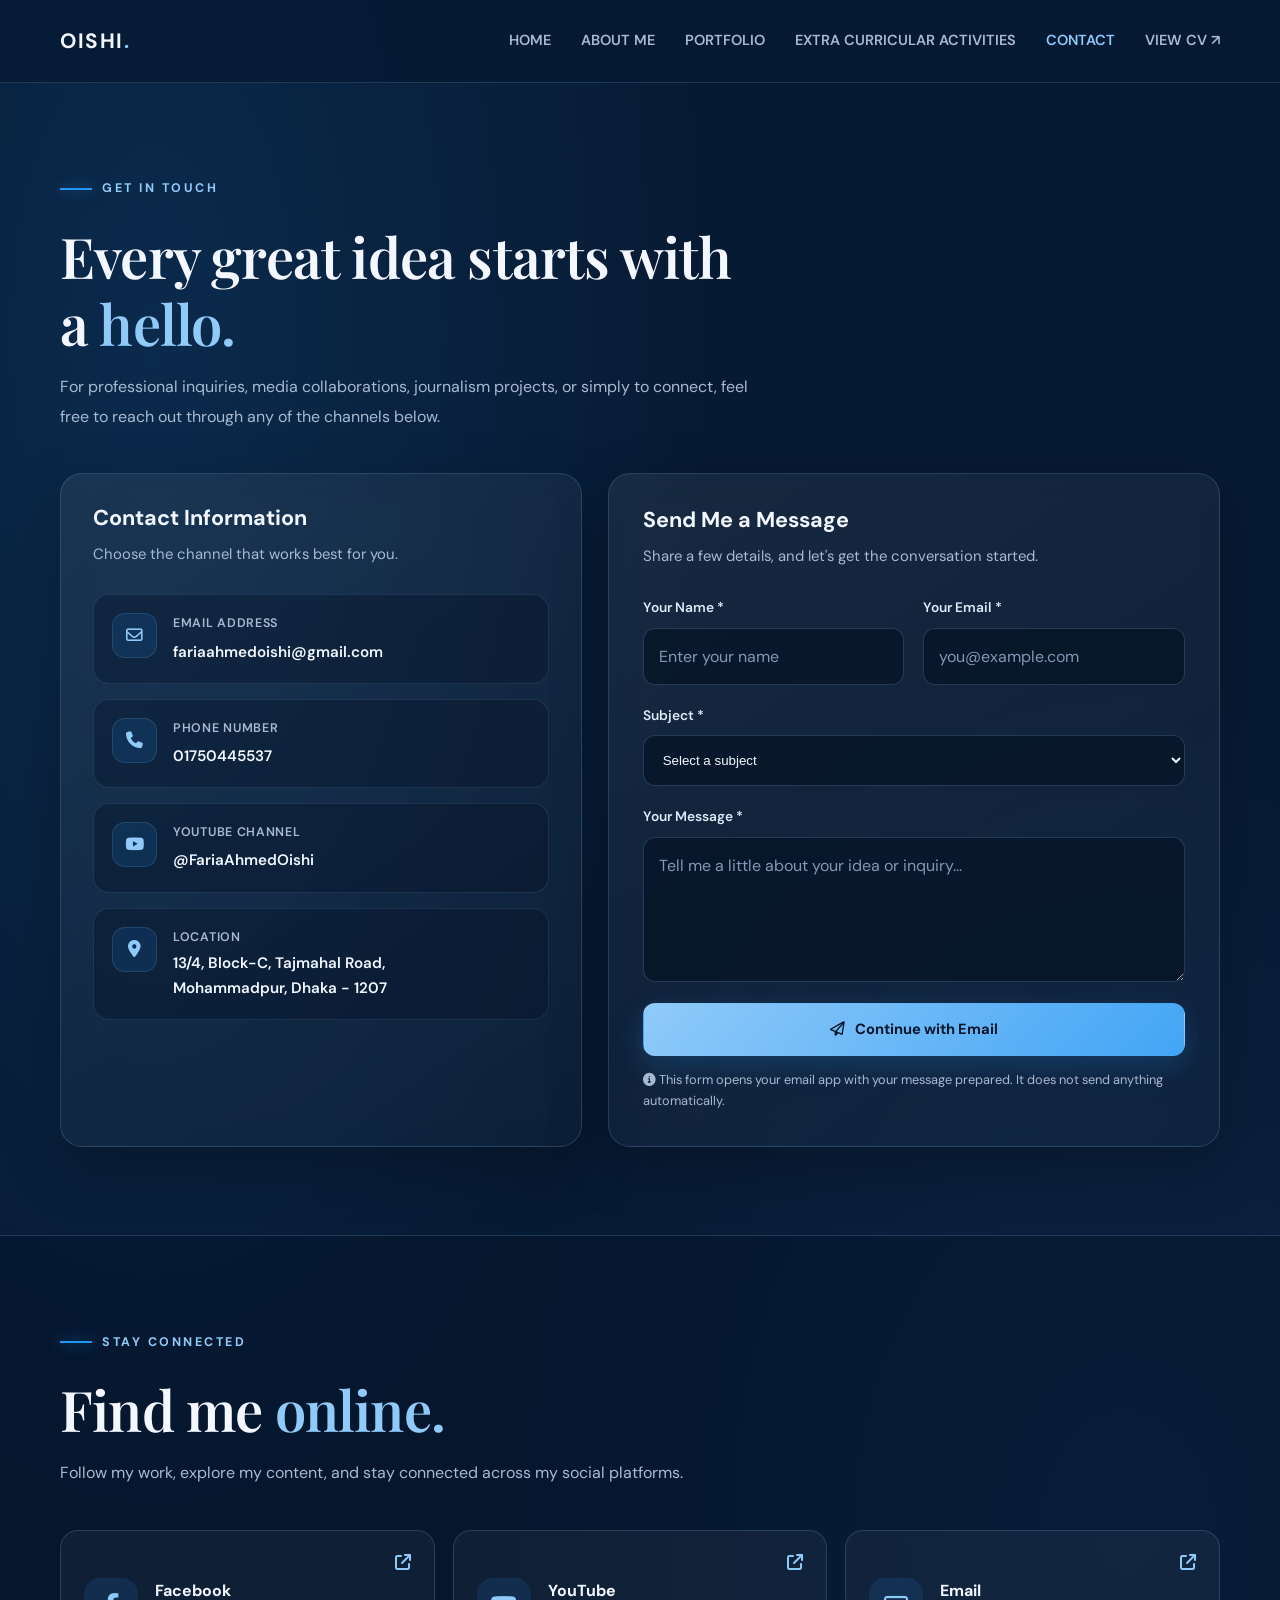
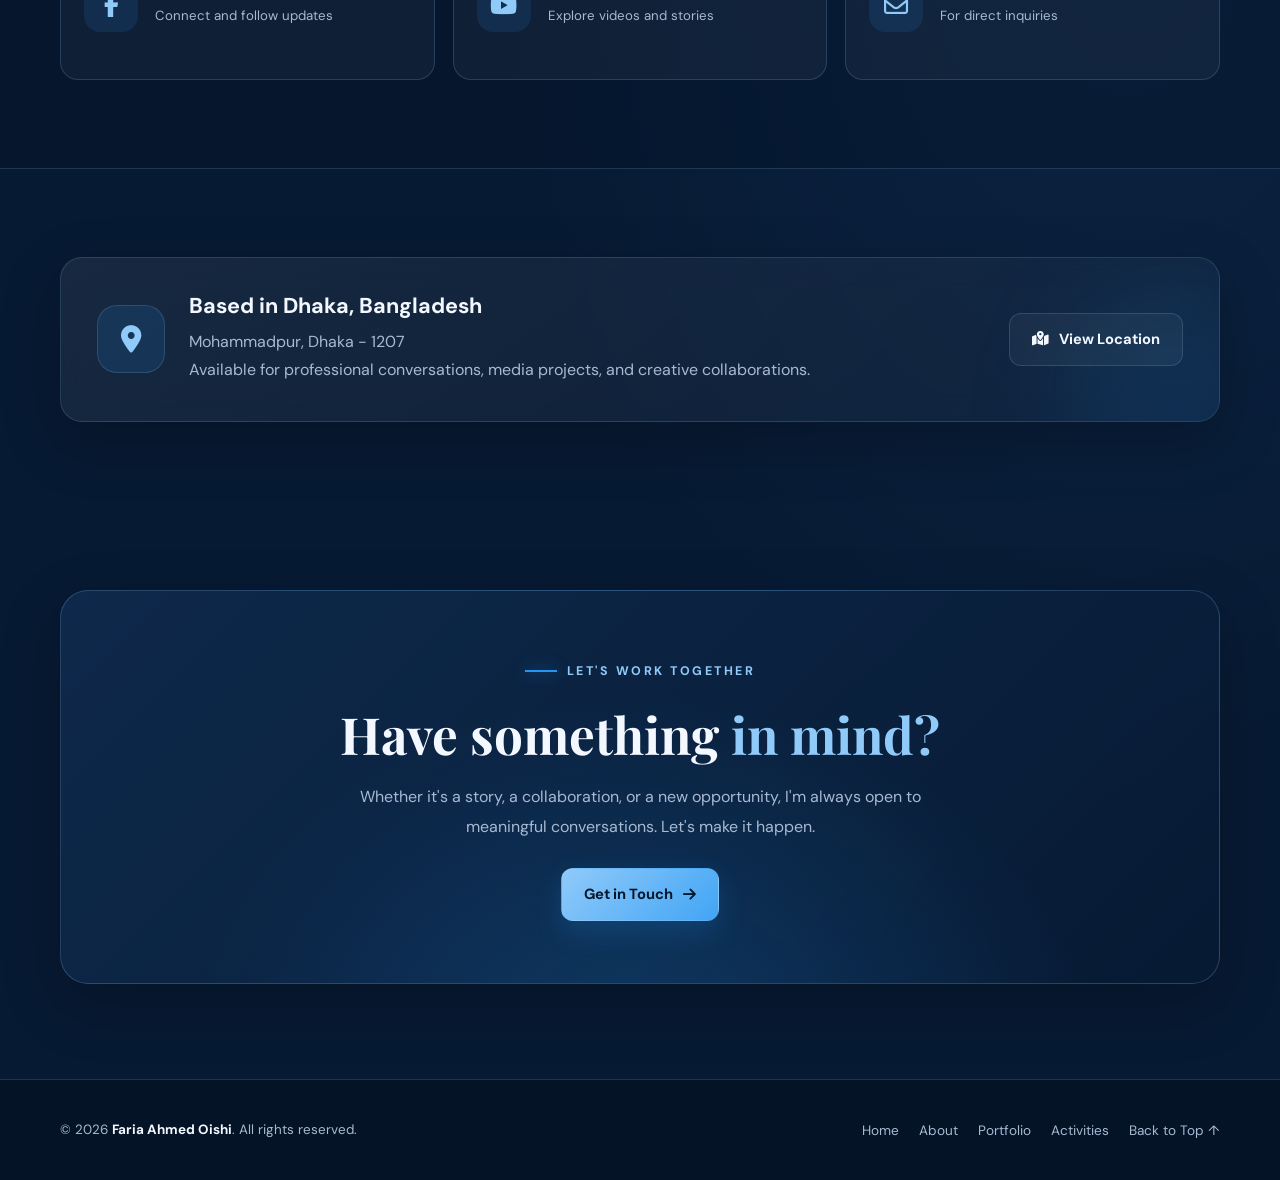
<file: contact.html>
<!DOCTYPE html>
<html lang="en">
<head>
  <meta charset="UTF-8">
  <meta name="viewport" content="width=device-width, initial-scale=1.0">
  <meta name="theme-color" content="#071A33">
  <meta name="description" content="Contact Faria Ahmed Oishi for journalism, media, creative projects and professional collaborations.">
  <title>Contact | Faria Ahmed Oishi</title>

  <link rel="preconnect" href="https://fonts.googleapis.com">
  <link rel="preconnect" href="https://fonts.gstatic.com" crossorigin>
  <link href="https://fonts.googleapis.com/css2?family=DM+Sans:wght@400;500;600;700&family=Playfair+Display:wght@500;600;700&display=swap" rel="stylesheet">
  <link rel="stylesheet" href="https://cdnjs.cloudflare.com/ajax/libs/font-awesome/6.5.2/css/all.min.css">

  <style>
    :root {
      --navy: #071A33;
      --navy-2: #0A2142;
      --royal: #102C50;
      --blue: #2196F3;
      --sky: #90CAF9;
      --text: #F3F7FF;
      --muted: #A8BAD2;
      --line: rgba(144, 202, 249, .18);
      --glass: rgba(255, 255, 255, .045);
      --glass-hover: rgba(144, 202, 249, .09);
      --radius: 22px;
      --shadow: 0 20px 60px rgba(0, 0, 0, .22);
    }

    * {
      margin: 0;
      padding: 0;
      box-sizing: border-box;
    }

    html {
      scroll-behavior: smooth;
      scroll-padding-top: 100px;
    }

    body {
      background:
        radial-gradient(ellipse at 12% 12%, rgba(33, 150, 243, .13), transparent 35%),
        radial-gradient(ellipse at 88% 55%, rgba(16, 44, 80, .5), transparent 40%),
        var(--navy);
      color: var(--text);
      font-family: "DM Sans", sans-serif;
      line-height: 1.7;
      overflow-x: hidden;
    }

    body::before {
      content: "";
      position: fixed;
      inset: 0;
      z-index: -1;
      pointer-events: none;
      opacity: .19;
      background-image: radial-gradient(rgba(144, 202, 249, .5) .7px, transparent .7px);
      background-size: 28px 28px;
    }

    a {
      color: inherit;
      text-decoration: none;
    }

    button, input, textarea {
      font: inherit;
    }

    button, a {
      -webkit-tap-highlight-color: transparent;
    }

    .container {
      width: min(1160px, calc(100% - 44px));
      margin-inline: auto;
    }

    .site-header {
      position: sticky;
      top: 0;
      z-index: 1000;
      background: rgba(7, 26, 51, .83);
      backdrop-filter: blur(18px);
      -webkit-backdrop-filter: blur(18px);
      border-bottom: 1px solid var(--line);
    }

    .navbar {
      min-height: 82px;
      display: flex;
      align-items: center;
      justify-content: space-between;
      gap: 24px;
    }

    .brand {
      font-size: 1.3rem;
      font-weight: 700;
      letter-spacing: 1.5px;
      white-space: nowrap;
    }

    .brand span {
      color: var(--sky);
    }

    .nav-links {
      display: flex;
      align-items: center;
      gap: 30px;
      list-style: none;
    }

    .nav-links a {
      color: var(--muted);
      font-size: .91rem;
      font-weight: 600;
      transition: color .25s ease;
    }

    .nav-links a:hover,
    .nav-links a.active {
      color: var(--sky);
    }

    .nav-cta {
      padding: 11px 19px;
      border: 1px solid rgba(144, 202, 249, .45);
      border-radius: 999px;
      color: var(--sky) !important;
      transition: background .25s, color .25s, transform .25s;
    }

    .nav-cta:hover {
      background: var(--sky);
      color: var(--navy) !important;
      transform: translateY(-2px);
    }

    .menu-toggle {
      display: none;
      width: 44px;
      height: 44px;
      border: 1px solid var(--line);
      border-radius: 12px;
      background: var(--glass);
      color: white;
      font-size: 1.2rem;
      cursor: pointer;
    }

    .hero {
      position: relative;
      padding: 105px 0 92px;
      overflow: hidden;
      border-bottom: 1px solid var(--line);
    }

    .hero::before {
      content: "";
      position: absolute;
      width: 430px;
      height: 430px;
      right: -100px;
      top: -170px;
      border-radius: 50%;
      background: rgba(33, 150, 243, .14);
      filter: blur(80px);
      pointer-events: none;
    }

    .hero-content {
      position: relative;
      max-width: 800px;
    }

    .eyebrow {
      display: inline-flex;
      align-items: center;
      gap: 10px;
      color: var(--sky);
      font-size: .78rem;
      font-weight: 700;
      letter-spacing: 2.5px;
      text-transform: uppercase;
      margin-bottom: 22px;
    }

    .eyebrow::before {
      content: "";
      width: 32px;
      height: 2px;
      background: var(--blue);
      box-shadow: 0 0 14px rgba(33, 150, 243, .7);
    }

    h1, h2, h3 {
      line-height: 1.2;
    }

    h1, .section-heading h2 {
      font-family: "Playfair Display", serif;
    }

    h1 {
      max-width: 780px;
      font-size: clamp(3rem, 7vw, 5.7rem);
      letter-spacing: -2px;
      font-weight: 600;
      margin-bottom: 24px;
    }

    h1 span {
      color: var(--sky);
      text-shadow: 0 0 35px rgba(33, 150, 243, .24);
    }

    .hero-description {
      max-width: 620px;
      color: var(--muted);
      font-size: 1.08rem;
      line-height: 1.9;
    }

    .hero-actions {
      display: flex;
      flex-wrap: wrap;
      gap: 14px;
      margin-top: 32px;
    }

    .btn {
      min-height: 50px;
      display: inline-flex;
      align-items: center;
      justify-content: center;
      gap: 10px;
      padding: 13px 22px;
      border: 1px solid transparent;
      border-radius: 12px;
      font-size: .92rem;
      font-weight: 700;
      cursor: pointer;
      transition: transform .25s, box-shadow .25s, background .25s;
    }

    .btn:hover {
      transform: translateY(-3px);
    }

    .btn-primary {
      color: #06162B;
      background: linear-gradient(135deg, #90CAF9, #42A5F5);
      box-shadow: 0 10px 28px rgba(33, 150, 243, .2);
    }

    .btn-primary:hover {
      box-shadow: 0 15px 35px rgba(33, 150, 243, .32);
    }

    .btn-secondary {
      color: var(--text);
      background: var(--glass);
      border-color: var(--line);
    }

    .section {
      padding: 88px 0;
    }

    .section-heading {
      max-width: 700px;
      margin-bottom: 42px;
    }

    .section-heading h2 {
      font-size: clamp(2.1rem, 4.5vw, 3.5rem);
      font-weight: 600;
      letter-spacing: -.8px;
      margin-bottom: 16px;
    }

    .section-heading h2 span {
      color: var(--sky);
    }

    .section-heading p {
      color: var(--muted);
      font-size: 1rem;
      line-height: 1.85;
    }

    .contact-grid {
      display: grid;
      grid-template-columns: .92fr 1.08fr;
      gap: 26px;
      align-items: stretch;
    }

    .glass-card {
      background: linear-gradient(145deg, rgba(255, 255, 255, .065), rgba(255, 255, 255, .025));
      border: 1px solid var(--line);
      border-radius: var(--radius);
      box-shadow: var(--shadow);
      backdrop-filter: blur(14px);
      -webkit-backdrop-filter: blur(14px);
    }

    .contact-details {
      padding: 32px;
    }

    .card-title {
      font-size: 1.35rem;
      margin-bottom: 10px;
    }

    .card-description {
      color: var(--muted);
      font-size: .93rem;
      margin-bottom: 27px;
    }

    .detail-list {
      display: grid;
      gap: 15px;
    }

    .detail-card {
      display: flex;
      align-items: flex-start;
      gap: 16px;
      padding: 18px;
      border: 1px solid rgba(144, 202, 249, .13);
      background: rgba(4, 17, 36, .35);
      border-radius: 16px;
      transition: border-color .25s, transform .25s, background .25s;
      overflow-wrap: anywhere;
    }

    .detail-card:hover {
      transform: translateY(-3px);
      border-color: rgba(144, 202, 249, .4);
      background: var(--glass-hover);
    }

    .detail-icon {
      width: 45px;
      height: 45px;
      flex: 0 0 45px;
      display: grid;
      place-items: center;
      border-radius: 13px;
      color: var(--sky);
      background: rgba(33, 150, 243, .13);
      border: 1px solid rgba(144, 202, 249, .15);
      font-size: 1.05rem;
    }

    .detail-label {
      color: var(--muted);
      font-size: .78rem;
      font-weight: 600;
      letter-spacing: .7px;
      text-transform: uppercase;
      margin-bottom: 3px;
    }

    .detail-value {
      color: var(--text);
      font-size: .95rem;
      font-weight: 600;
      line-height: 1.65;
    }

    a.detail-value:hover {
      color: var(--sky);
    }

    .form-card {
      padding: 34px;
    }

    .form-grid {
      display: grid;
      grid-template-columns: 1fr 1fr;
      gap: 19px;
    }

    .form-group {
      display: flex;
      flex-direction: column;
      gap: 8px;
    }

    .form-group.full {
      grid-column: 1 / -1;
    }

    .form-group label {
      color: #DCE9F8;
      font-size: .86rem;
      font-weight: 600;
    }

    .form-group input,
    .form-group textarea,
    .form-group select {
      width: 100%;
      color: var(--text);
      background: rgba(3, 15, 33, .6);
      border: 1px solid rgba(144, 202, 249, .2);
      border-radius: 12px;
      outline: none;
      padding: 14px 15px;
      transition: border-color .25s, box-shadow .25s, background .25s;
    }

    .form-group input,
    .form-group select {
      min-height: 51px;
    }

    .form-group textarea {
      min-height: 145px;
      resize: vertical;
    }

    .form-group input::placeholder,
    .form-group textarea::placeholder {
      color: #8298B4;
    }

    .form-group select option {
      color: white;
      background: var(--navy);
    }

    .form-group input:focus,
    .form-group textarea:focus,
    .form-group select:focus {
      border-color: var(--sky);
      box-shadow: 0 0 0 3px rgba(33, 150, 243, .12);
      background: rgba(3, 15, 33, .85);
    }

    .form-note {
      color: var(--muted);
      font-size: .8rem;
      margin-top: 13px;
    }

    .submit-btn {
      width: 100%;
      margin-top: 21px;
    }

    .social-section {
      border-top: 1px solid var(--line);
      border-bottom: 1px solid var(--line);
      background: rgba(3, 15, 33, .28);
    }

    .social-grid {
      display: grid;
      grid-template-columns: repeat(3, minmax(0, 1fr));
      gap: 18px;
    }

    .social-card {
      min-height: 150px;
      display: flex;
      align-items: center;
      gap: 17px;
      padding: 23px;
      border: 1px solid var(--line);
      border-radius: 18px;
      background: var(--glass);
      transition: transform .25s, background .25s, border-color .25s;
    }

    .social-card:hover {
      transform: translateY(-5px);
      background: var(--glass-hover);
      border-color: rgba(144, 202, 249, .4);
    }

    .social-icon {
      width: 54px;
      height: 54px;
      flex: 0 0 54px;
      display: grid;
      place-items: center;
      border-radius: 16px;
      color: var(--sky);
      background: rgba(33, 150, 243, .12);
      font-size: 1.5rem;
    }

    .social-card h3 {
      font-size: 1rem;
      margin-bottom: 5px;
    }

    .social-card p {
      color: var(--muted);
      font-size: .83rem;
      overflow-wrap: anywhere;
    }

    .social-arrow {
      margin-left: auto;
      color: var(--sky);
      align-self: flex-start;
    }

    .location-card {
      position: relative;
      padding: 36px;
      overflow: hidden;
    }

    .location-card::after {
      content: "";
      position: absolute;
      width: 240px;
      height: 240px;
      right: -75px;
      bottom: -100px;
      border-radius: 50%;
      background: rgba(33, 150, 243, .1);
      filter: blur(45px);
      pointer-events: none;
    }

    .location-content {
      position: relative;
      z-index: 1;
      display: flex;
      align-items: center;
      gap: 24px;
    }

    .location-icon {
      width: 68px;
      height: 68px;
      flex: 0 0 68px;
      display: grid;
      place-items: center;
      color: var(--sky);
      background: rgba(33, 150, 243, .12);
      border: 1px solid var(--line);
      border-radius: 20px;
      font-size: 1.7rem;
    }

    .location-content h3 {
      font-size: 1.35rem;
      margin-bottom: 8px;
    }

    .location-content p {
      color: var(--muted);
      line-height: 1.8;
    }

    .location-action {
      margin-left: auto;
      flex-shrink: 0;
    }

    .closing-section {
      padding: 80px 0 95px;
    }

    .closing-card {
      position: relative;
      padding: 62px 35px;
      text-align: center;
      overflow: hidden;
      border-radius: 28px;
      border: 1px solid rgba(144, 202, 249, .22);
      background:
        radial-gradient(ellipse at 50% 120%, rgba(33, 150, 243, .22), transparent 55%),
        linear-gradient(135deg, rgba(16, 44, 80, .85), rgba(7, 26, 51, .95));
      box-shadow: var(--shadow);
    }

    .closing-card h2 {
      position: relative;
      font-family: "Playfair Display", serif;
      font-size: clamp(2rem, 4vw, 3.5rem);
      margin-bottom: 17px;
    }

    .closing-card h2 span {
      color: var(--sky);
    }

    .closing-card p {
      position: relative;
      max-width: 620px;
      margin: 0 auto;
      color: var(--muted);
      line-height: 1.85;
    }

    .closing-card .btn {
      position: relative;
      margin-top: 27px;
    }

    .site-footer {
      border-top: 1px solid var(--line);
      background: rgba(3, 12, 27, .5);
    }

    .footer-inner {
      min-height: 100px;
      display: flex;
      justify-content: space-between;
      align-items: center;
      gap: 20px;
      padding: 25px 0;
    }

    .footer-copy {
      color: var(--muted);
      font-size: .84rem;
    }

    .footer-copy strong {
      color: var(--text);
    }

    .footer-links {
      display: flex;
      flex-wrap: wrap;
      gap: 20px;
    }

    .footer-links a {
      color: var(--muted);
      font-size: .85rem;
      transition: color .2s;
    }

    .footer-links a:hover {
      color: var(--sky);
    }

    .back-to-top {
      position: fixed;
      right: 22px;
      bottom: 22px;
      z-index: 900;
      width: 46px;
      height: 46px;
      display: grid;
      place-items: center;
      border: 1px solid rgba(144, 202, 249, .3);
      border-radius: 14px;
      color: var(--sky);
      background: rgba(7, 26, 51, .9);
      box-shadow: 0 8px 25px rgba(0, 0, 0, .2);
      opacity: 0;
      visibility: hidden;
      transform: translateY(10px);
      transition: all .25s;
    }

    .back-to-top.visible {
      opacity: 1;
      visibility: visible;
      transform: translateY(0);
    }

    .reveal {
      opacity: 0;
      transform: translateY(24px);
      transition: opacity .7s ease, transform .7s ease;
    }

    .reveal.show {
      opacity: 1;
      transform: translateY(0);
    }

    @media (max-width: 950px) {
      .contact-grid {
        grid-template-columns: 1fr;
      }

      .social-grid {
        grid-template-columns: repeat(2, minmax(0, 1fr));
      }

      .location-content {
        flex-wrap: wrap;
      }

      .location-action {
        margin-left: 92px;
      }
    }

    @media (max-width: 760px) {
      .container {
        width: min(100% - 32px, 600px);
      }

      .navbar {
        min-height: 72px;
      }

      .menu-toggle {
        display: grid;
        place-items: center;
      }

      .nav-links {
        position: absolute;
        top: calc(100% + 1px);
        left: 0;
        right: 0;
        display: none;
        flex-direction: column;
        align-items: stretch;
        gap: 0;
        padding: 12px 22px 20px;
        background: rgba(7, 26, 51, .98);
        border-bottom: 1px solid var(--line);
      }

      .nav-links.open {
        display: flex;
      }

      .nav-links li a {
        display: block;
        padding: 13px 5px;
      }

      .nav-cta {
        text-align: center;
        margin-top: 7px;
      }

      .hero {
        padding: 78px 0 70px;
      }

      h1 {
        letter-spacing: -1.3px;
      }

      .section {
        padding: 65px 0;
      }

      .contact-details,
      .form-card {
        padding: 24px;
      }

      .social-grid {
        grid-template-columns: 1fr;
      }

      .social-card {
        min-height: 112px;
      }

      .location-card {
        padding: 25px;
      }

      .location-content {
        align-items: flex-start;
      }

      .location-action {
        margin-left: 0;
      }

      .footer-inner {
        align-items: flex-start;
        flex-direction: column;
      }

      .closing-card {
        padding: 46px 24px;
      }
    }

    @media (max-width: 480px) {
      .container {
        width: calc(100% - 28px);
      }

      .hero-actions {
        flex-direction: column;
      }

      .hero-actions .btn {
        width: 100%;
      }

      .form-grid {
        grid-template-columns: 1fr;
      }

      .form-group.full {
        grid-column: auto;
      }

      .contact-details,
      .form-card {
        padding: 19px;
      }

      .detail-card {
        padding: 14px;
        gap: 12px;
      }

      .detail-icon {
        width: 40px;
        height: 40px;
        flex-basis: 40px;
      }

      .location-icon {
        width: 54px;
        height: 54px;
        flex-basis: 54px;
        font-size: 1.35rem;
      }

      .location-content h3 {
        font-size: 1.15rem;
      }

      .back-to-top {
        right: 14px;
        bottom: 14px;
      }
    }

    @media (prefers-reduced-motion: reduce) {
      *, *::before, *::after {
        scroll-behavior: auto !important;
        transition-duration: .01ms !important;
        animation-duration: .01ms !important;
      }

      .reveal {
        opacity: 1;
        transform: none;
      }
    }
  </style>
</head>

<body>
<!-- NAVIGATION -->
<header class="site-header" id="top">
  <nav class="navbar container" aria-label="Main navigation">

    <a class="brand" href="index.html#home" aria-label="Oishi home">
      OISHI<span>.</span>
    </a>

    <button
      class="menu-toggle"
      id="menuToggle"
      aria-label="Toggle navigation"
      aria-expanded="false"
      aria-controls="navLinks"
      type="button"
    >
      <span></span>
      <span></span>
      <span></span>
    </button>

    <div class="nav-links" id="navLinks">
      <a class="nav-link" href="index.html#home">HOME</a>
      <a class="nav-link" href="about.html">ABOUT ME</a>
      <a class="nav-link" href="portfolio.html">PORTFOLIO</a>
      <a class="nav-link" href="activities.html">EXTRA CURRICULAR ACTIVITIES</a>
      <a class="nav-link active" href="contact.html" aria-current="page">CONTACT</a>

      <a
        <a class="nav-cv"
   href="assets/pdf/cv/CV%20of%20Faria%20Ahmed%20Oishi%202026.pdf"
   target="_blank"
   rel="noopener noreferrer">
  VIEW CV ↗
</a>
    </div>

  </nav>
</header>

    <!-- CONTACT DETAILS + FORM -->
    <section class="section" id="contact">
      <div class="container">
        <div class="section-heading reveal">
          <div class="eyebrow">Get In Touch</div>
          <h2>Every great idea starts with a <span>hello.</span></h2>
          <p>
            For professional inquiries, media collaborations, journalism projects,
            or simply to connect, feel free to reach out through any of the channels below.
          </p>
        </div>

        <div class="contact-grid">
          <div class="glass-card contact-details reveal">
            <h3 class="card-title">Contact Information</h3>
            <p class="card-description">Choose the channel that works best for you.</p>

            <div class="detail-list">
              <div class="detail-card">
                <div class="detail-icon"><i class="fa-regular fa-envelope"></i></div>
                <div>
                  <div class="detail-label">Email Address</div>
                  <a class="detail-value" href="mailto:fariaahmedoishi@gmail.com">fariaahmedoishi@gmail.com</a>
                </div>
              </div>

             
<div class="detail-card">
  <div class="detail-icon"><i class="fa-solid fa-phone"></i></div>
  <div>
    <div class="detail-label">Phone Number</div>
    <a class="detail-value" href="tel:+8801750445537">01750445537</a>
  </div>
</div>


              <div class="detail-card">
                <div class="detail-icon"><i class="fa-brands fa-youtube"></i></div>
                <div>
                  <div class="detail-label">YouTube Channel</div>
                  <a class="detail-value" href="https://www.youtube.com/@FariaAhmedOishi" target="_blank" rel="noopener noreferrer">@FariaAhmedOishi</a>
                </div>
              </div>

              <div class="detail-card">
                <div class="detail-icon"><i class="fa-solid fa-location-dot"></i></div>
                <div>
                  <div class="detail-label">Location</div>
                  <div class="detail-value">13/4, Block-C, Tajmahal Road,<br>Mohammadpur, Dhaka - 1207</div>
                </div>
              </div>
            </div>
          </div>

          <div class="glass-card form-card reveal" id="contact-form">
            <h3 class="card-title">Send Me a Message</h3>
            <p class="card-description">Share a few details, and let's get the conversation started.</p>

            <form id="contactForm">
              <div class="form-grid">
                <div class="form-group">
                  <label for="name">Your Name *</label>
                  <input type="text" id="name" name="name" placeholder="Enter your name" autocomplete="name" required>
                </div>

                <div class="form-group">
                  <label for="email">Your Email *</label>
                  <input type="email" id="email" name="email" placeholder="you@example.com" autocomplete="email" required>
                </div>

                <div class="form-group full">
                  <label for="subject">Subject *</label>
                  <select id="subject" name="subject" required>
                    <option value="" disabled selected>Select a subject</option>
                    <option value="Professional Collaboration">Professional Collaboration</option>
                    <option value="Journalism and Media">Journalism & Media</option>
                    <option value="Project Inquiry">Project Inquiry</option>
                    <option value="Event or Interview">Event or Interview</option>
                    <option value="Other Inquiry">Other Inquiry</option>
                  </select>
                </div>

                <div class="form-group full">
                  <label for="message">Your Message *</label>
                  <textarea id="message" name="message" placeholder="Tell me a little about your idea or inquiry..." required></textarea>
                </div>
              </div>

              <button type="submit" class="btn btn-primary submit-btn">
                <i class="fa-regular fa-paper-plane"></i> Continue with Email
              </button>

              <p class="form-note">
                <i class="fa-solid fa-circle-info"></i>
                This form opens your email app with your message prepared. It does not send anything automatically.
              </p>
            </form>
          </div>
        </div>
      </div>
    </section>

    <!-- SOCIAL LINKS -->
    <section class="section social-section" id="social">
      <div class="container">
        <div class="section-heading reveal">
          <div class="eyebrow">Stay Connected</div>
          <h2>Find me <span>online.</span></h2>
          <p>Follow my work, explore my content, and stay connected across my social platforms.</p>
        </div>

        <div class="social-grid">
          <a class="social-card reveal" href="https://www.facebook.com/faria.ahmed.oishi.2025" target="_blank" rel="noopener noreferrer">
            <div class="social-icon"><i class="fa-brands fa-facebook-f"></i></div>
            <div>
              <h3>Facebook</h3>
              <p>Connect and follow updates</p>
            </div>
            <i class="fa-solid fa-arrow-up-right-from-square social-arrow"></i>
          </a>

          <a class="social-card reveal" href="https://www.youtube.com/@FariaAhmedOishi" target="_blank" rel="noopener noreferrer">
            <div class="social-icon"><i class="fa-brands fa-youtube"></i></div>
            <div>
              <h3>YouTube</h3>
              <p>Explore videos and stories</p>
            </div>
            <i class="fa-solid fa-arrow-up-right-from-square social-arrow"></i>
          </a>

          <a class="social-card reveal" href="mailto:fariaahmedoishi@gmail.com">
            <div class="social-icon"><i class="fa-regular fa-envelope"></i></div>
            <div>
              <h3>Email</h3>
              <p>For direct inquiries</p>
            </div>
            <i class="fa-solid fa-arrow-up-right-from-square social-arrow"></i>
          </a>
        </div>
      </div>
    </section>

    <!-- LOCATION -->
    <section class="section">
      <div class="container">
        <div class="glass-card location-card reveal">
          <div class="location-content">
            <div class="location-icon"><i class="fa-solid fa-location-dot"></i></div>
            <div>
              <h3>Based in Dhaka, Bangladesh</h3>
              <p>Mohammadpur, Dhaka - 1207</p>
              <p>Available for professional conversations, media projects, and creative collaborations.</p>
            </div>
            <div class="location-action">
              <a class="btn btn-secondary" href="https://www.google.com/maps/search/?api=1&query=13%2F4%2C+Block-C%2C+Tajmahal+Road%2C+Mohammadpur%2C+Dhaka+1207" target="_blank" rel="noopener noreferrer">
                <i class="fa-solid fa-map-location-dot"></i> View Location
              </a>
            </div>
          </div>
        </div>
      </div>
    </section>

    <!-- CLOSING CTA -->
    <section class="closing-section">
      <div class="container">
        <div class="closing-card reveal">
          <div class="eyebrow">Let's Work Together</div>
          <h2>Have something <span>in mind?</span></h2>
          <p>
            Whether it's a story, a collaboration, or a new opportunity,
            I'm always open to meaningful conversations. Let's make it happen.
          </p>
          <a href="mailto:fariaahmedoishi@gmail.com" class="btn btn-primary">
            Get in Touch <i class="fa-solid fa-arrow-right"></i>
          </a>
        </div>
      </div>
    </section>
  </main>

  <!-- FOOTER -->
  <footer class="site-footer">
    <div class="container footer-inner">
      <div class="footer-copy">
        © <span id="year"></span> <strong>Faria Ahmed Oishi</strong>. All rights reserved.
      </div>
      <div class="footer-links">
        <a href="index.html">Home</a>
        <a href="about.html">About</a>
        <a href="portfolio.html">Portfolio</a>
        <a href="activities.html">Activities</a>
        <a href="#top">Back to Top ↑</a>
      </div>
    </div>
  </footer>

  <a href="#top" class="back-to-top" id="backToTop" aria-label="Back to top">
    <i class="fa-solid fa-arrow-up"></i>
  </a>

  <script>
    // Mobile navigation
    const menuToggle = document.getElementById("menuToggle");
    const navLinks = document.getElementById("navLinks");

    menuToggle.addEventListener("click", () => {
      const isOpen = navLinks.classList.toggle("open");
      menuToggle.setAttribute("aria-expanded", String(isOpen));
      menuToggle.innerHTML = isOpen
        ? '<i class="fa-solid fa-xmark"></i>'
        : '<i class="fa-solid fa-bars"></i>';
    });

    navLinks.querySelectorAll("a").forEach(link => {
      link.addEventListener("click", () => {
        navLinks.classList.remove("open");
        menuToggle.setAttribute("aria-expanded", "false");
        menuToggle.innerHTML = '<i class="fa-solid fa-bars"></i>';
      });
    });

    // Reveal animations
    const revealElements = document.querySelectorAll(".reveal");

    if ("IntersectionObserver" in window) {
      const observer = new IntersectionObserver((entries, currentObserver) => {
        entries.forEach(entry => {
          if (entry.isIntersecting) {
            entry.target.classList.add("show");
            currentObserver.unobserve(entry.target);
          }
        });
      }, { threshold: 0.12 });

      revealElements.forEach(element => observer.observe(element));
    } else {
      revealElements.forEach(element => element.classList.add("show"));
    }

    // Back-to-top button
    const backToTop = document.getElementById("backToTop");

    window.addEventListener("scroll", () => {
      backToTop.classList.toggle("visible", window.scrollY > 450);
    }, { passive: true });

    // Footer year
    document.getElementById("year").textContent = new Date().getFullYear();

    // Email form: prepares an email draft; does not submit to a server
    document.getElementById("contactForm").addEventListener("submit", function(event) {
      event.preventDefault();

      const name = document.getElementById("name").value.trim();
      const email = document.getElementById("email").value.trim();
      const subject = document.getElementById("subject").value;
      const message = document.getElementById("message").value.trim();

      if (!name || !email || !subject || !message) {
        alert("Please complete all required fields.");
        return;
      }

      const emailSubject = encodeURIComponent(subject + " — " + name);
      const emailBody = encodeURIComponent(
        "Name: " + name + "\n" +
        "Email: " + email + "\n\n" +
        "Message:\n" + message
      );

      window.location.href =
        "mailto:fariaahmedoishi@gmail.com?subject=" + emailSubject +
        "&body=" + emailBody;
    });
  </script>
</body>
</html>
</file>
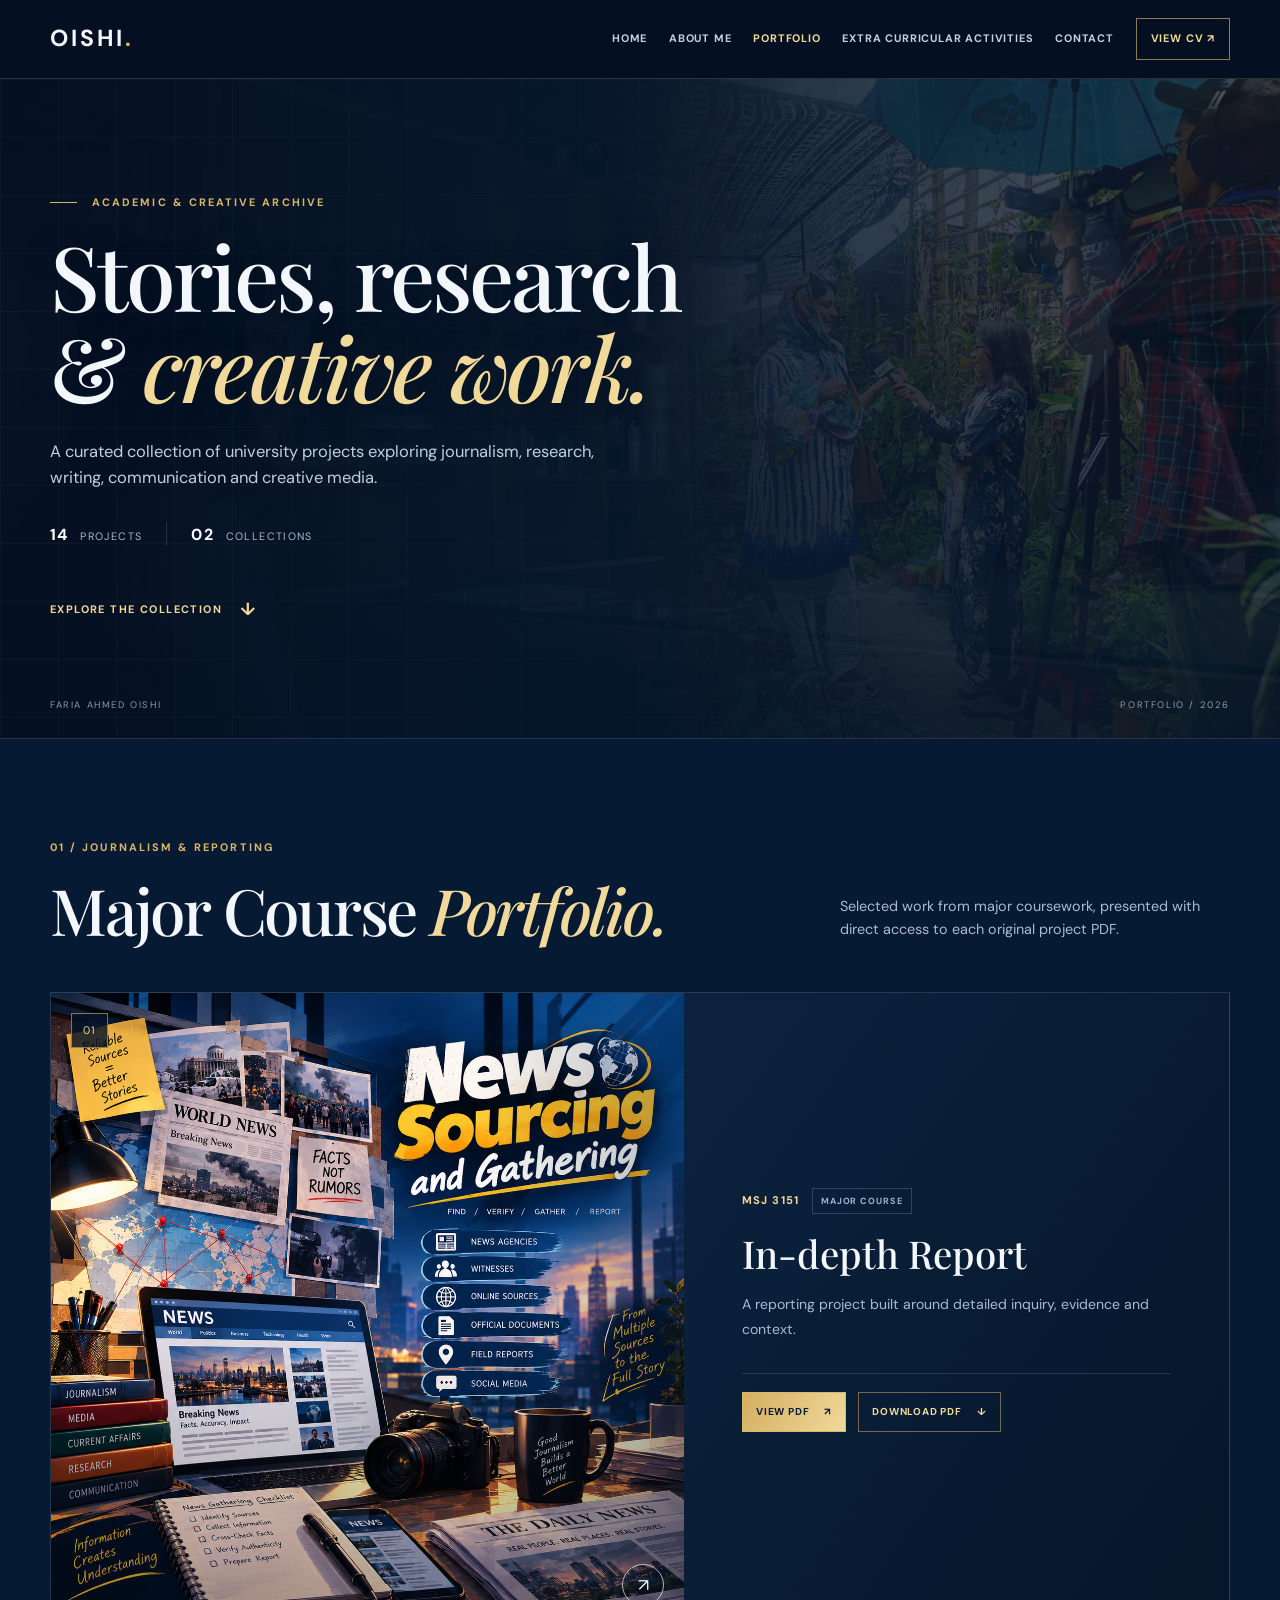
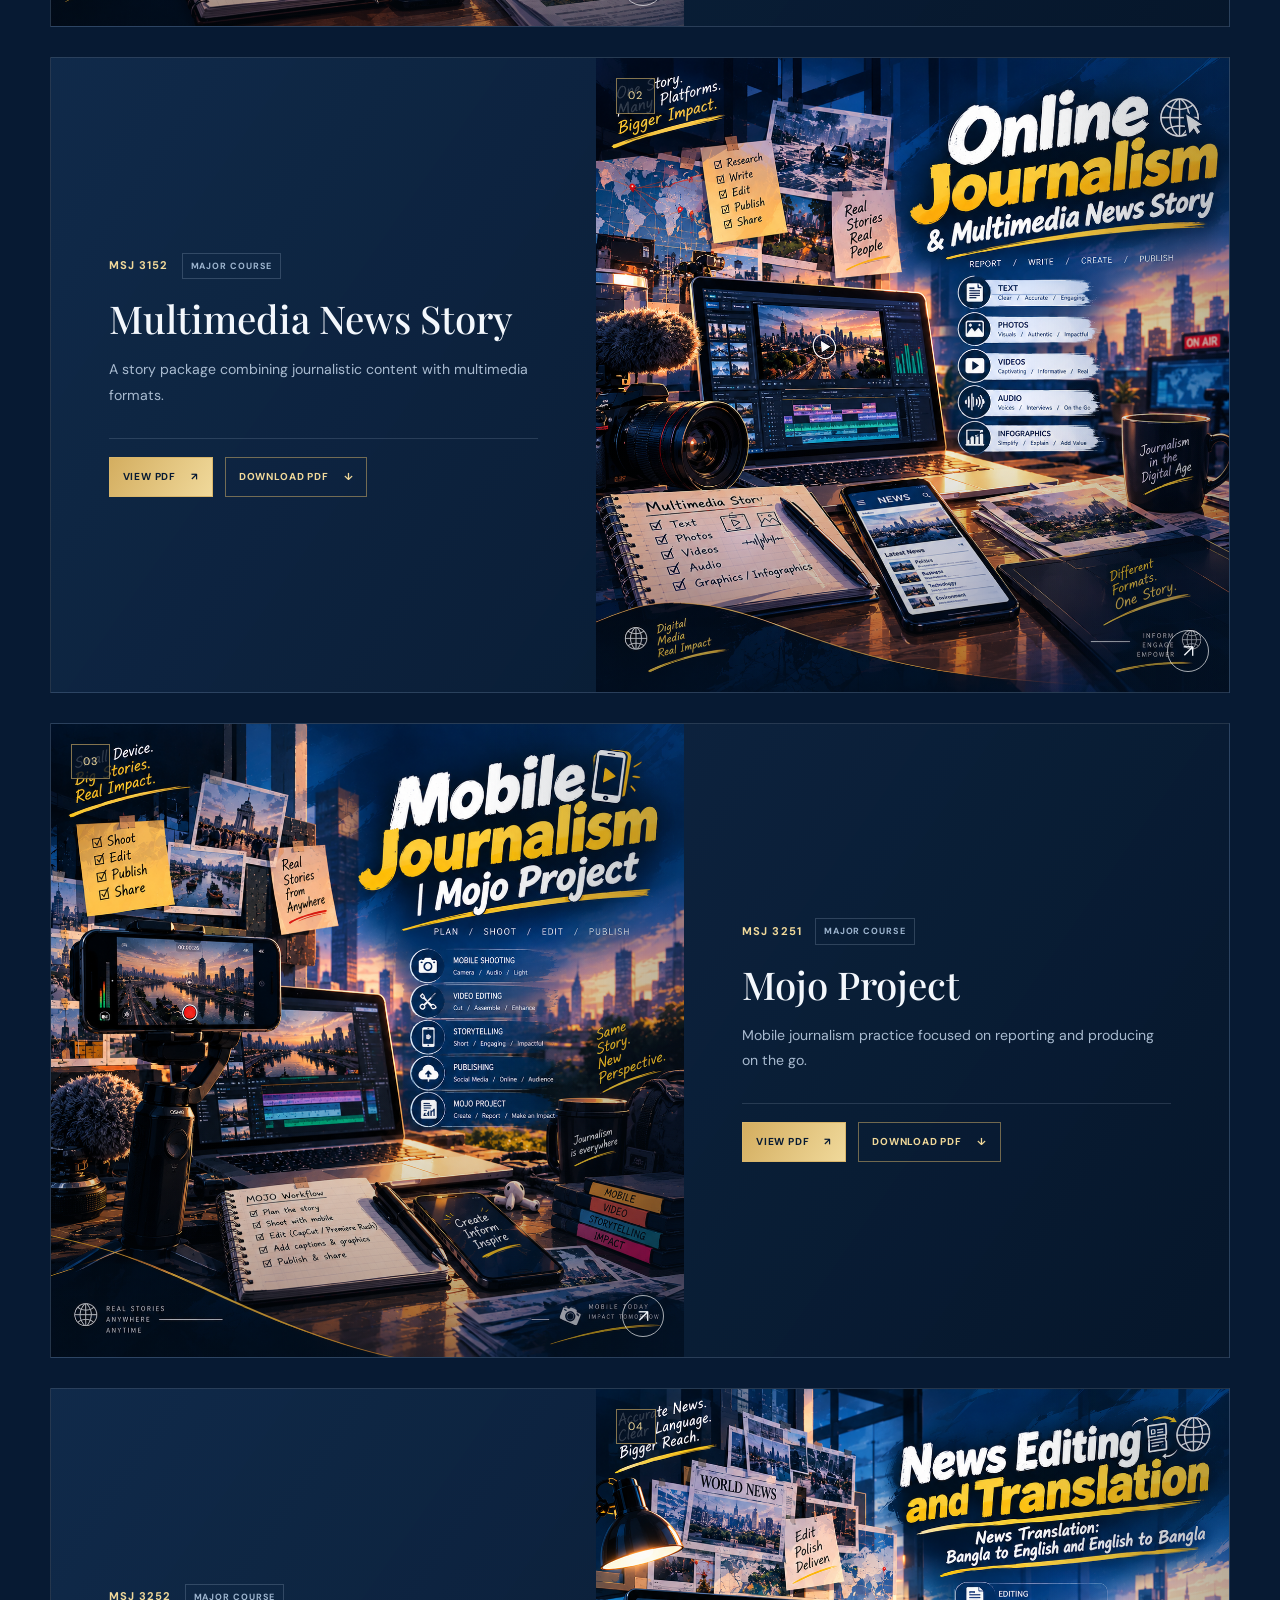
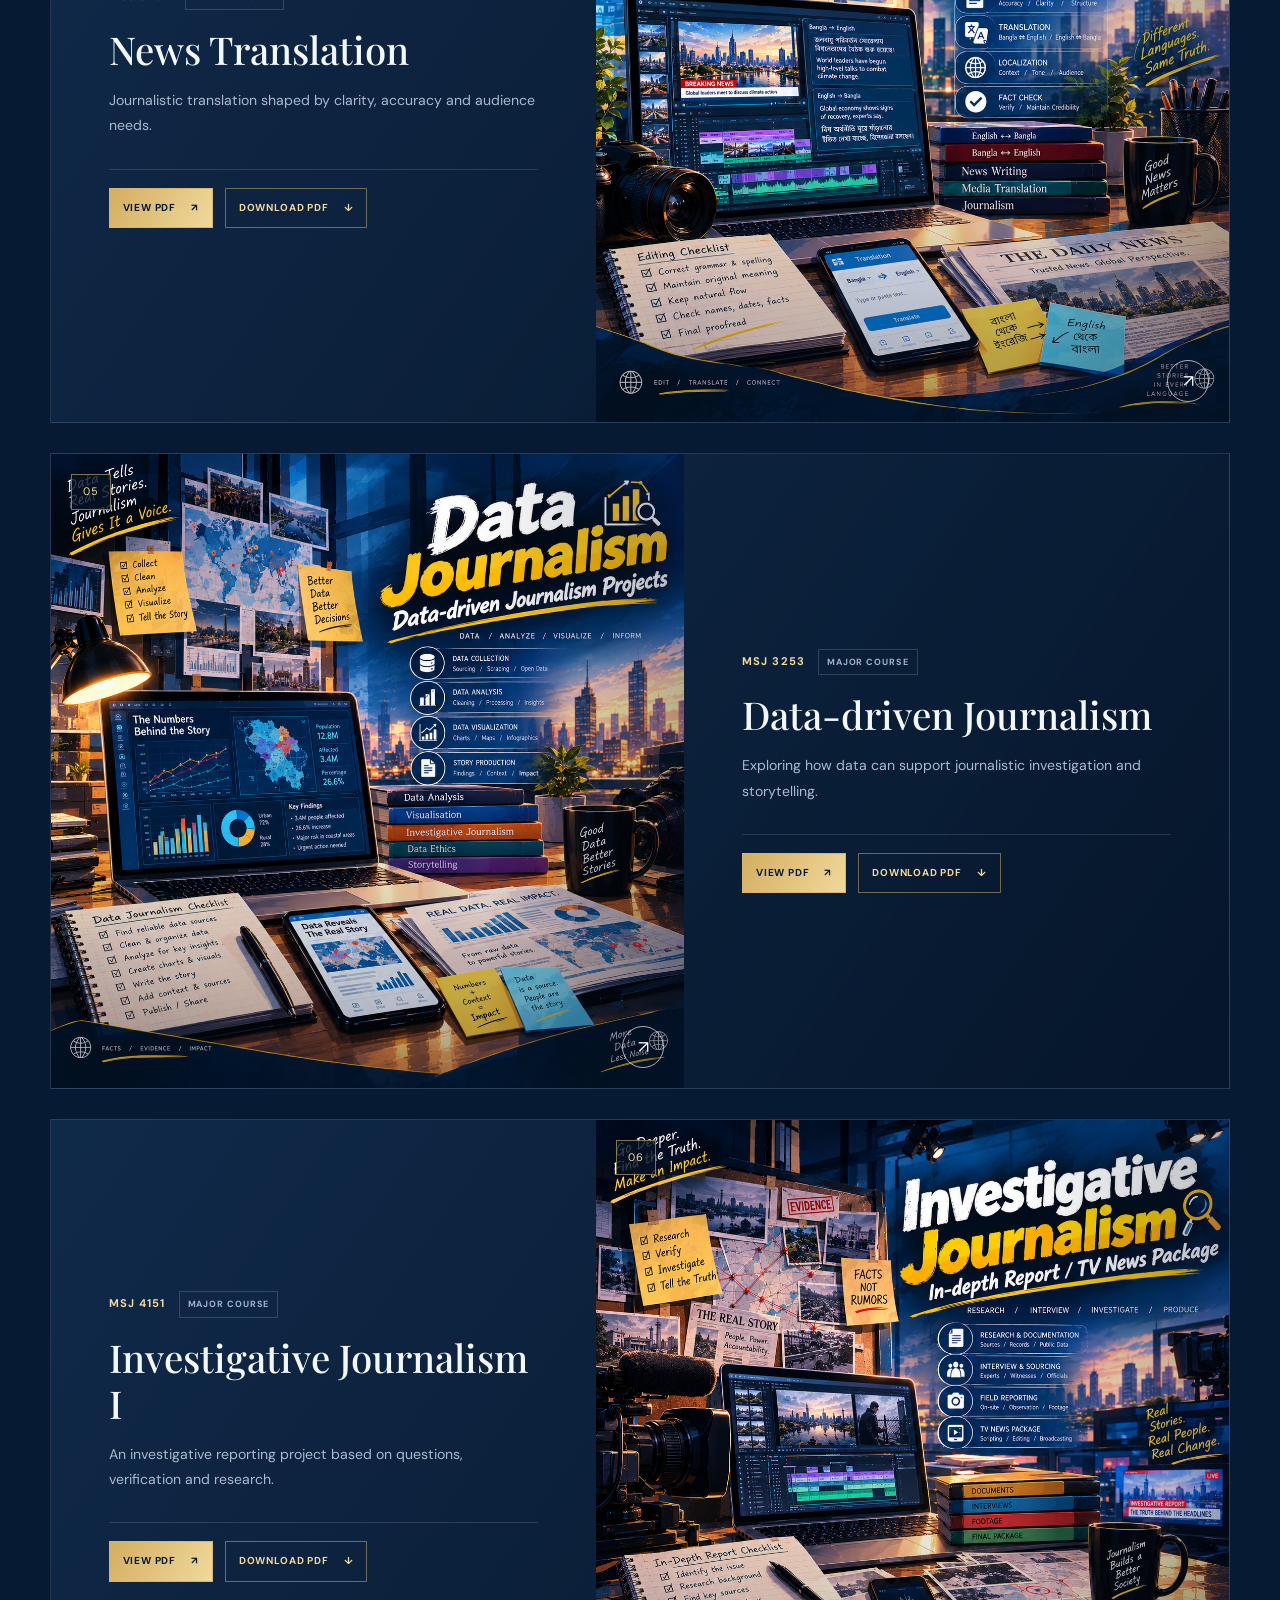
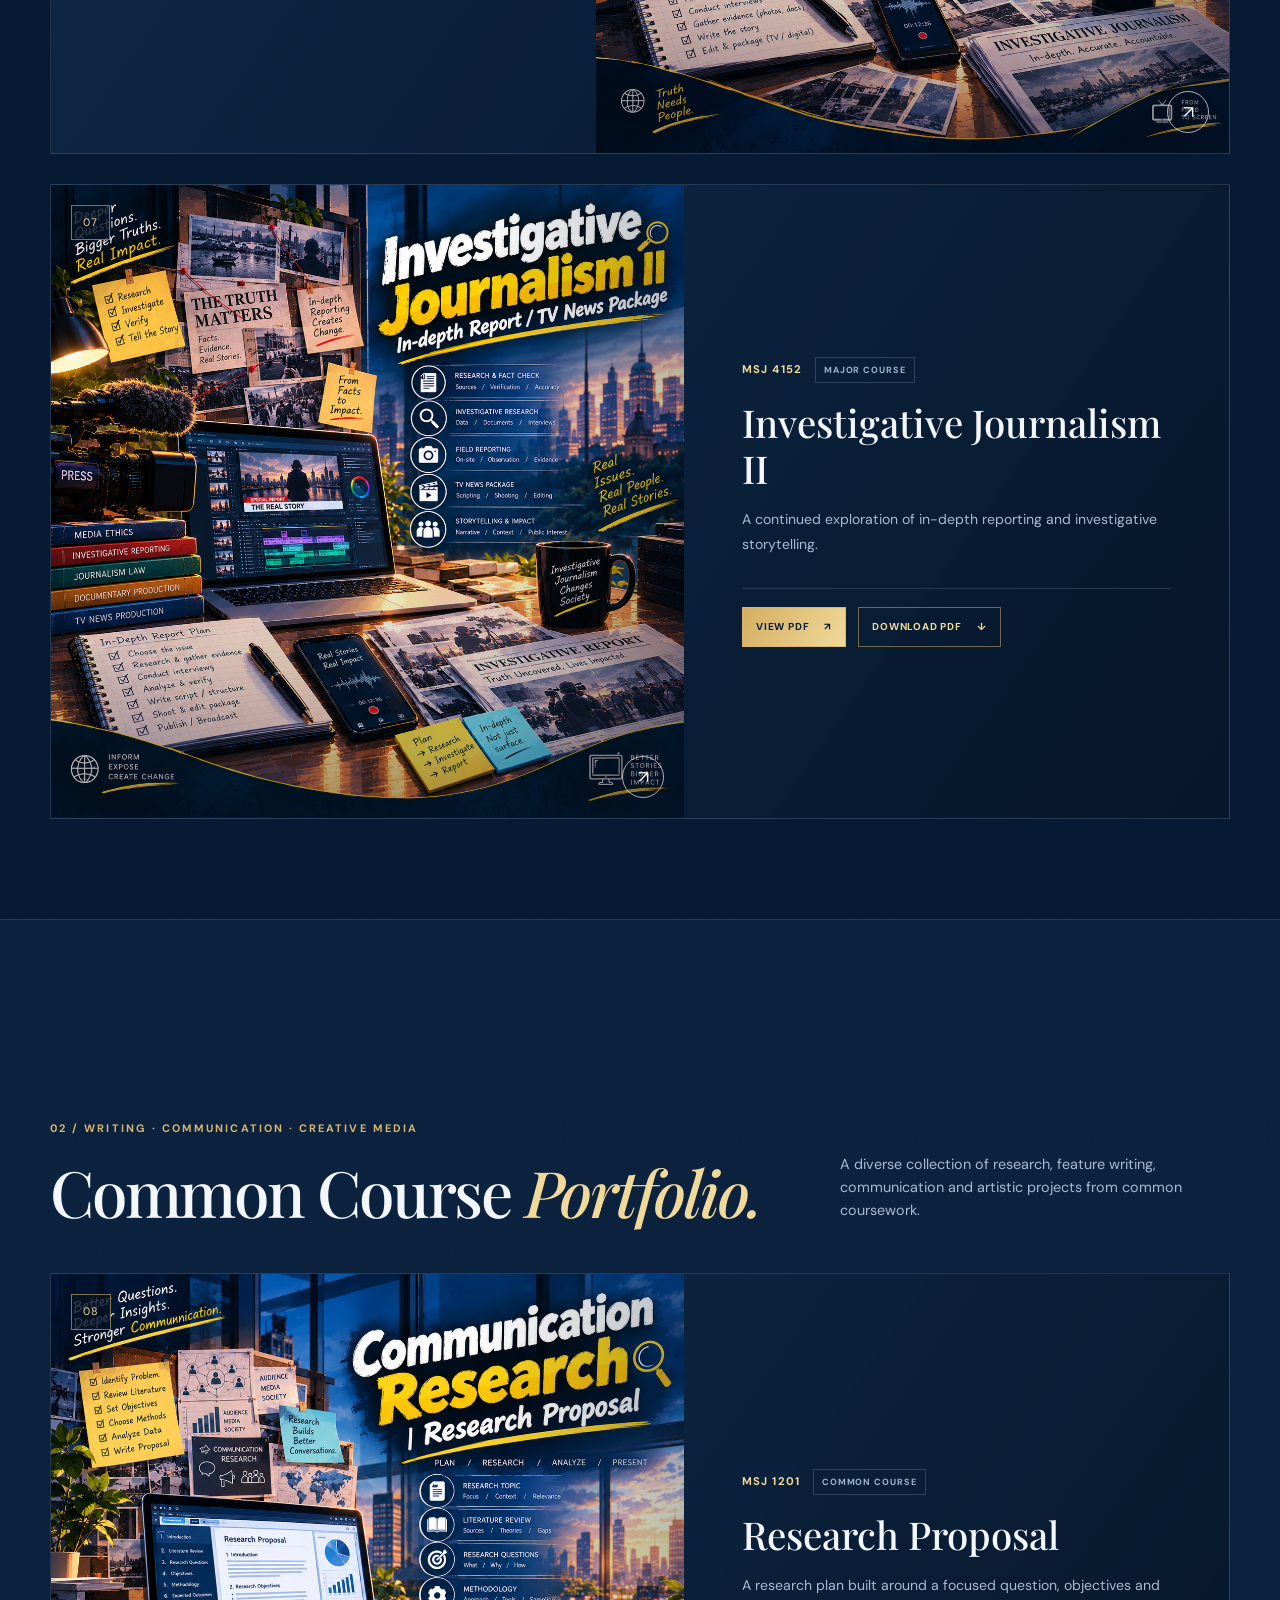
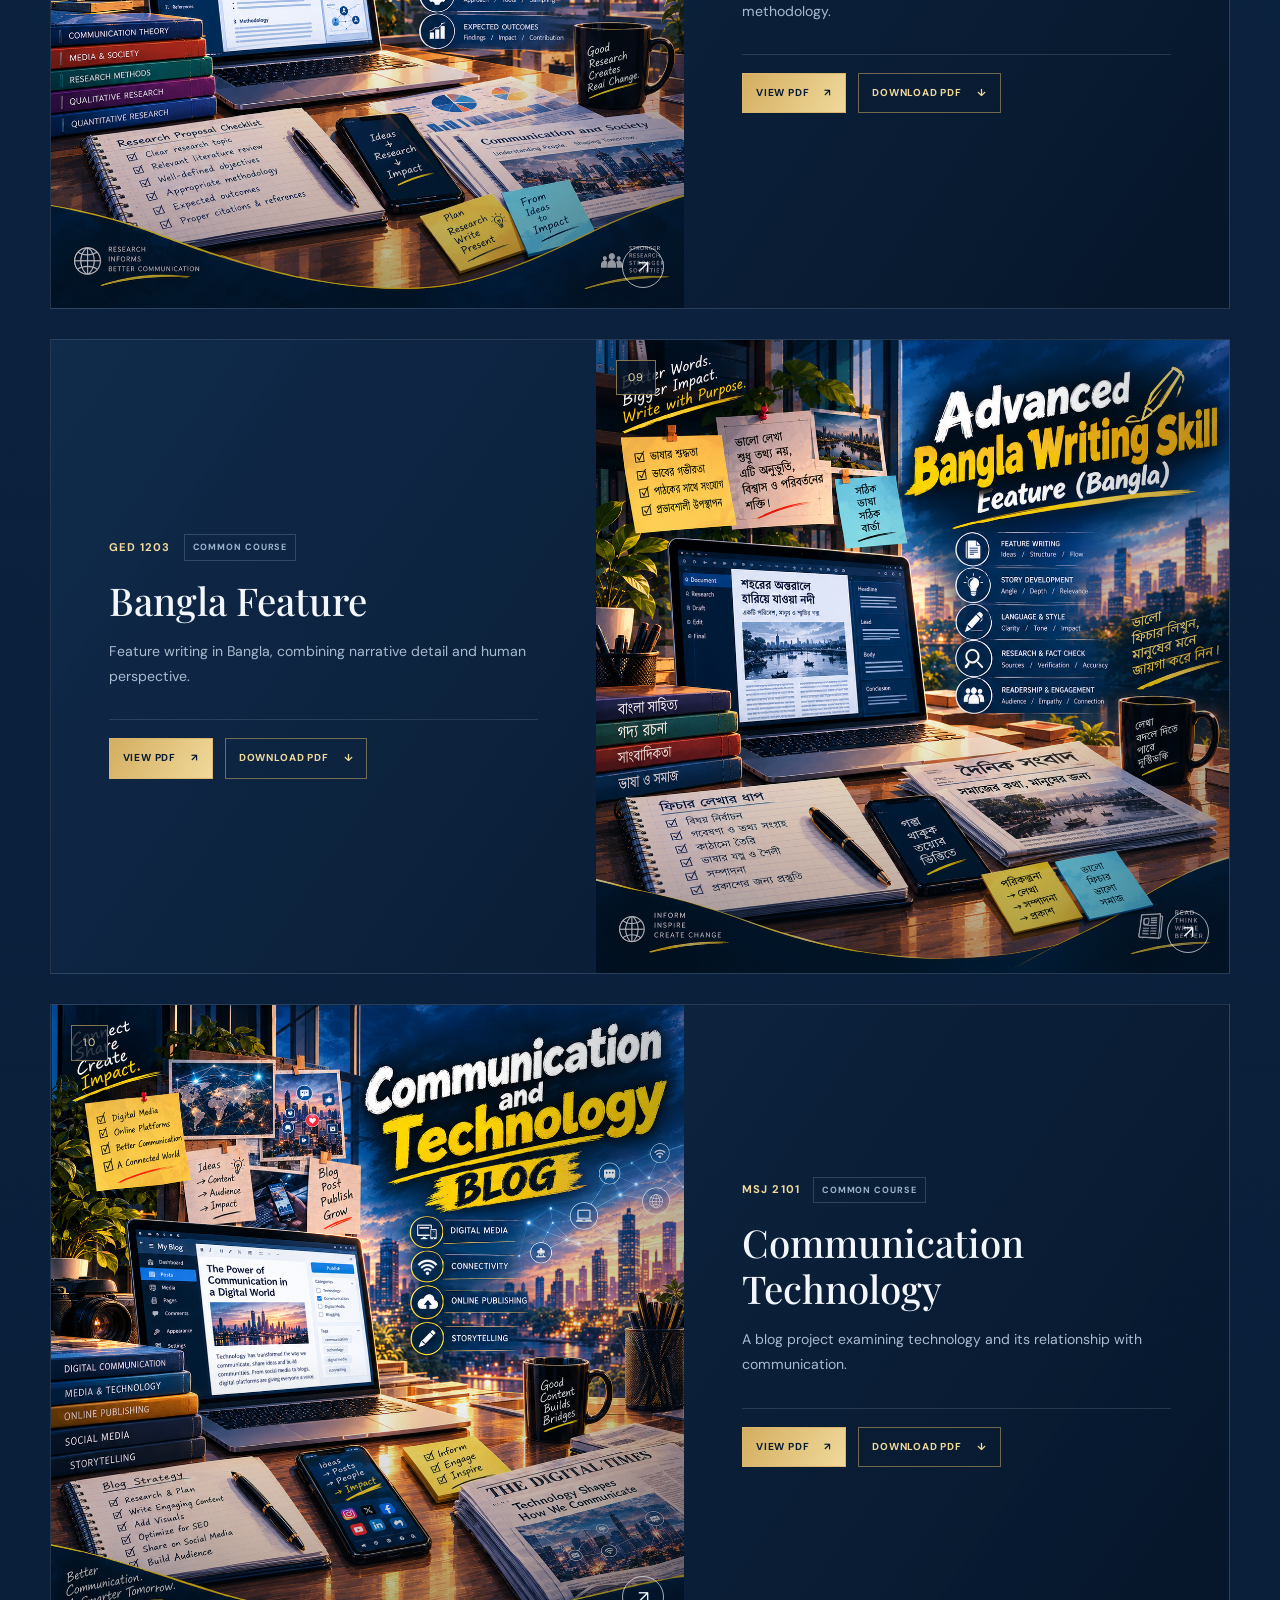
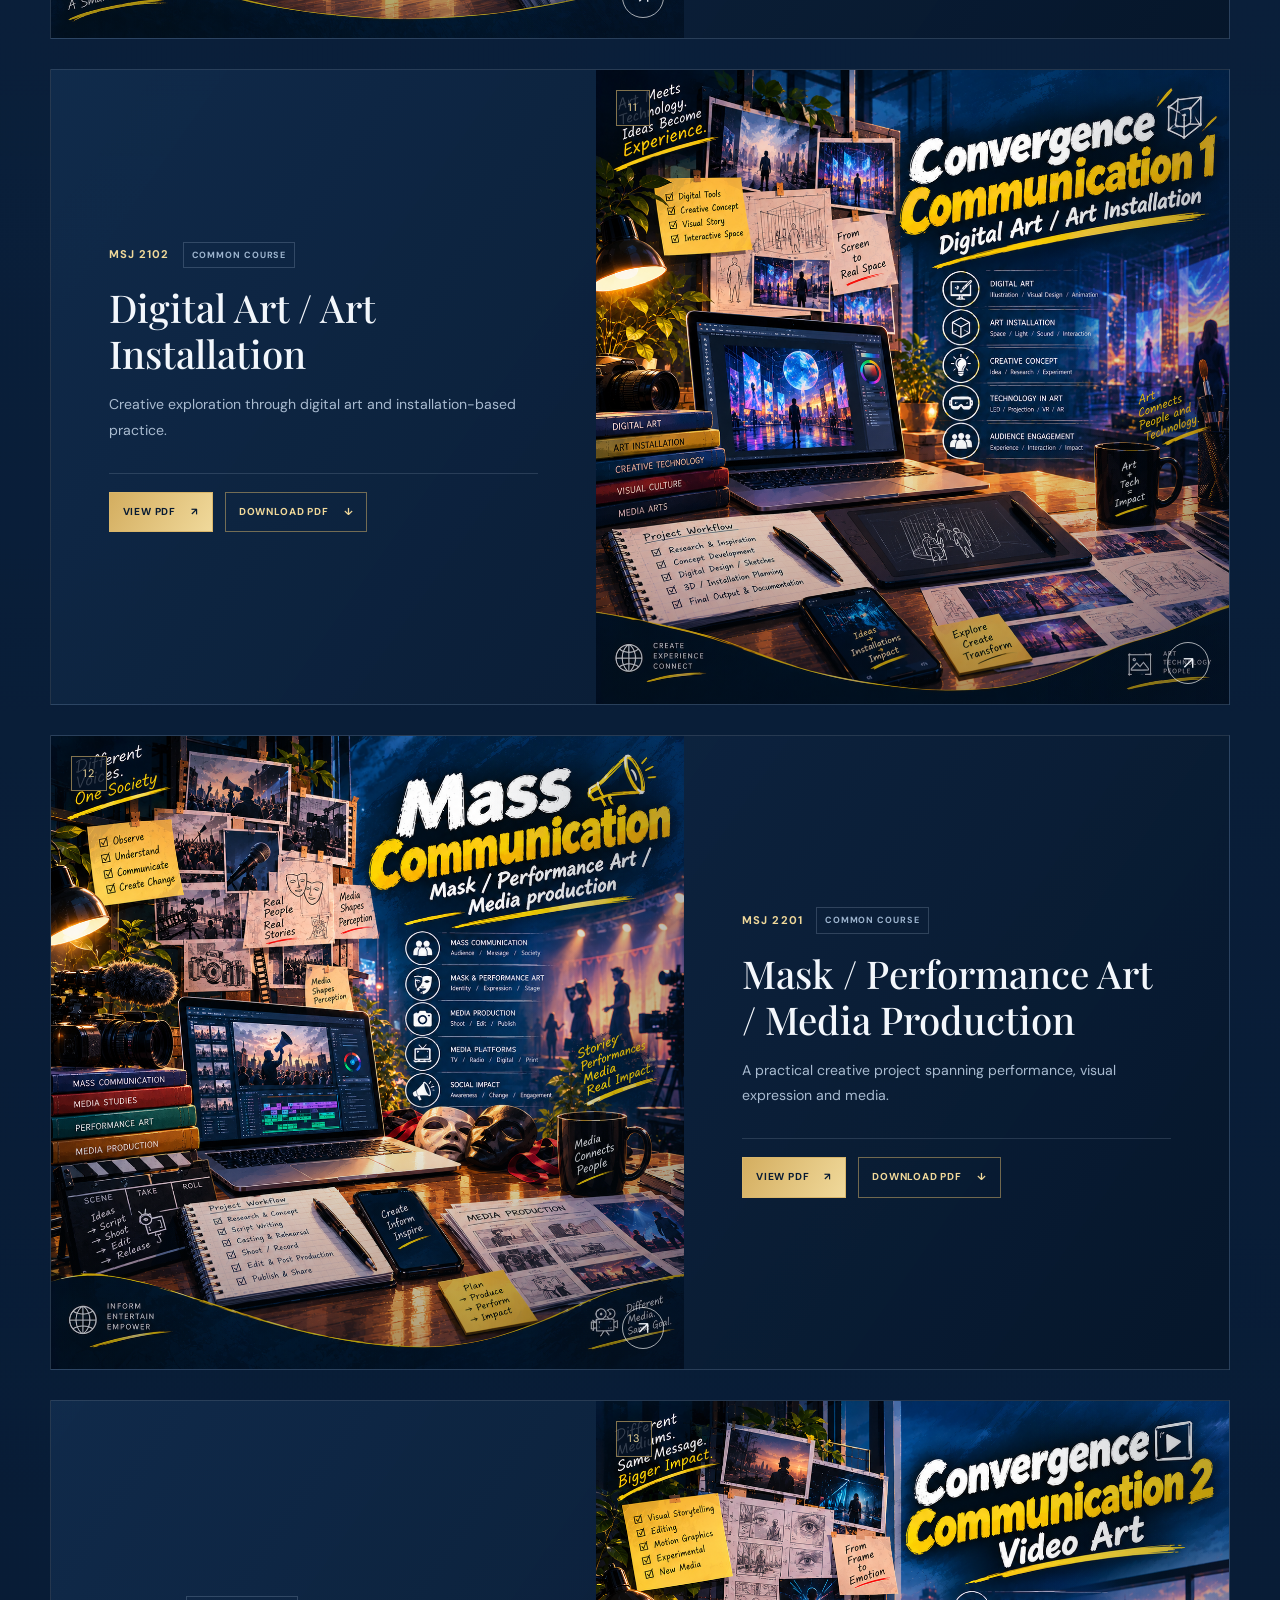
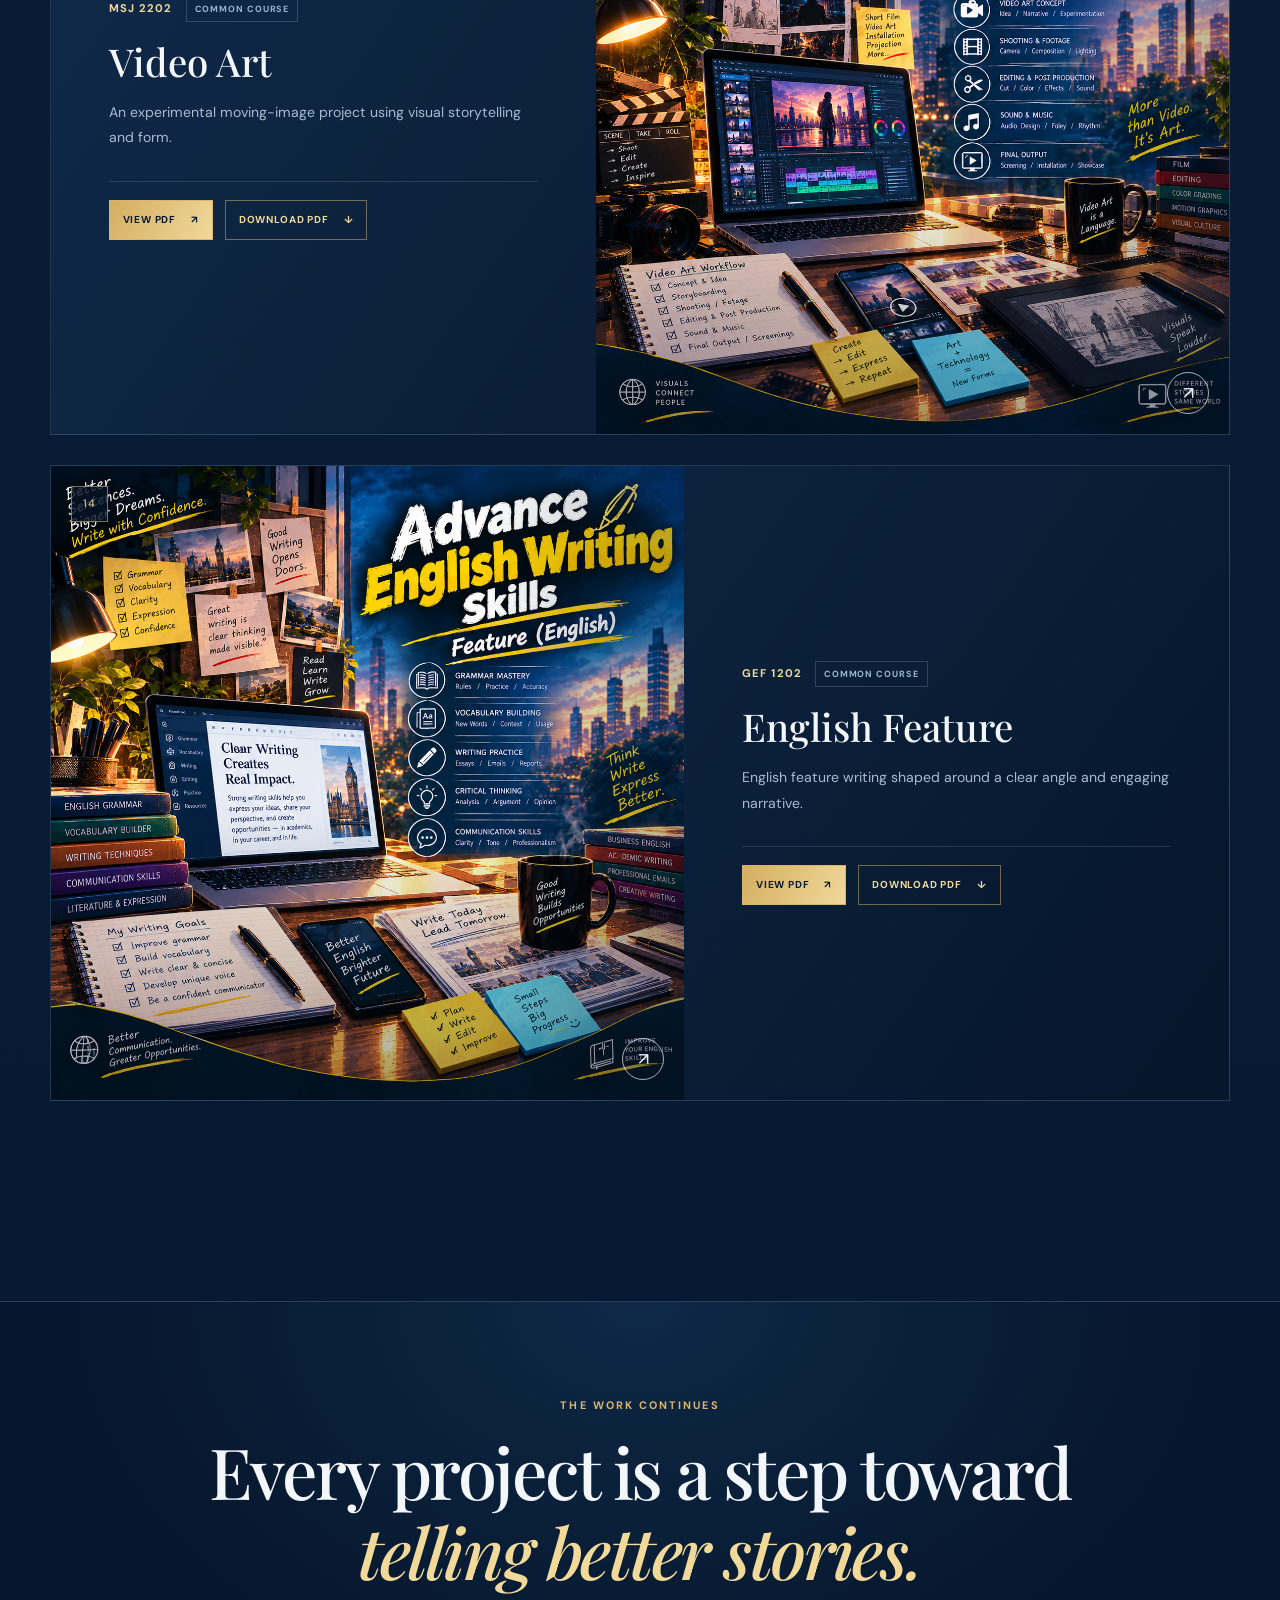
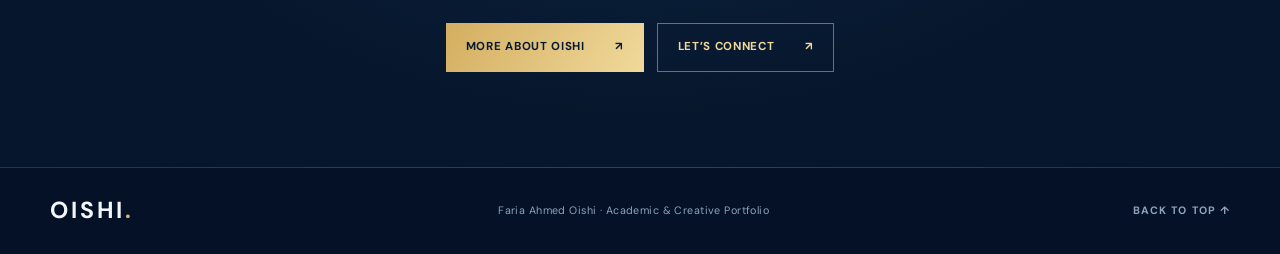
<file: portfolio.html>
<!DOCTYPE html>
<html lang="en">
<head>
  <meta charset="UTF-8"><meta name="viewport" content="width=device-width, initial-scale=1.0">
  <meta name="theme-color" content="#071A33">
  <meta name="description" content="Explore Faria Ahmed Oishi’s academic portfolio featuring journalism, research, writing, communication and creative media projects.">
  <title>Portfolio | Faria Ahmed Oishi</title>
  <link rel="preconnect" href="https://fonts.googleapis.com"><link rel="preconnect" href="https://fonts.gstatic.com" crossorigin>
  <link href="https://fonts.googleapis.com/css2?family=DM+Sans:wght@400;500;600;700&family=Playfair+Display:ital,wght@0,500;0,600;0,700;1,500;1,600&display=swap" rel="stylesheet">
  <link rel="stylesheet" href="portfolio.css">
</head>
<body>
<!-- NAVIGATION -->
<header class="site-header" id="top">
  <nav class="navbar container" aria-label="Main navigation">

    <a class="brand" href="index.html#home" aria-label="Oishi home">
      OISHI<span>.</span>
    </a>

    <button class="menu-toggle" id="menuToggle"
      aria-label="Toggle navigation"
      aria-expanded="false"
      aria-controls="navLinks"
      type="button">
      <span></span><span></span><span></span>
    </button>

    <div class="nav-links" id="navLinks">

      <a class="nav-link" href="index.html#home">HOME</a>

      <a class="nav-link" href="about.html">ABOUT ME</a>

      <a class="nav-link active" href="portfolio.html"
         aria-current="page">PORTFOLIO</a>

      <a class="nav-link" href="activities.html">EXTRA CURRICULAR ACTIVITIES</a>

      <a class="nav-link" href="contact.html">CONTACT</a>

    <a class="nav-cv"
   href="./assets/pdf/cv/CV%20of%20Faria%20Ahmed%20Oishi%202026.pdf"
   target="_blank"
   rel="noopener noreferrer">
  VIEW CV ↗
</a>

    </div>
  </nav>
</header>

  
<main>
  <section class="portfolio-hero" id="portfolio-hero">
    <div class="hero-shade"></div><div class="hero-grid-glow"></div>
    <div class="container hero-content">
      <p class="eyebrow"><span></span> ACADEMIC &amp; CREATIVE ARCHIVE</p>
      <h1>Stories, research<br>&amp; <em>creative work.</em></h1>
      <p class="hero-copy">A curated collection of university projects exploring journalism, research, writing, communication and creative media.</p>
      <div class="hero-meta"><span><b>14</b> PROJECTS</span><i></i><span><b>02</b> COLLECTIONS</span></div>
      <a class="scroll-link" href="#major">EXPLORE THE COLLECTION <span>↓</span></a>
    </div>
    <div class="hero-caption"><span>FARIA AHMED OISHI</span><span>PORTFOLIO / 2026</span></div>
  </section>
  <section class="collection-section container" id="major">
    <div class="section-intro"><div><p class="eyebrow">01 / JOURNALISM &amp; REPORTING</p><h2>Major Course <em>Portfolio.</em></h2></div><p>Selected work from major coursework, presented with direct access to each original project PDF.</p></div>
    <div class="project-list"><article class="project-card" id="in-depth-report"><a class="project-art" href="assets/pdf/major-course-portfolio/msj-3151-in-depth-report.pdf" target="_blank" rel="noopener" aria-label="Open In-depth Report PDF"><img src="assets/images/major-course-portfolio/msj-3151-in-depth-report.jpg" alt="In-depth Report project cover" loading="lazy"><span class="art-index">01</span><span class="art-open">↗</span></a><div class="project-info"><p class="course-code">MSJ 3151 <span>MAJOR COURSE</span></p><h3>In-depth Report</h3><p class="project-desc">A reporting project built around detailed inquiry, evidence and context.</p><div class="project-actions"><a class="pdf-link" href="assets/pdf/major-course-portfolio/msj-3151-in-depth-report.pdf" target="_blank" rel="noopener">VIEW PDF <span>↗</span></a><a class="download-link" href="assets/pdf/major-course-portfolio/msj-3151-in-depth-report.pdf" download>DOWNLOAD PDF <span>↓</span></a></div></div></article><article class="project-card" id="multimedia-news-story"><a class="project-art" href="assets/pdf/major-course-portfolio/msj-3152-multimedia-news-story.pdf" target="_blank" rel="noopener" aria-label="Open Multimedia News Story PDF"><img src="assets/images/major-course-portfolio/msj-3152-multimedia-news-story.jpg" alt="Multimedia News Story project cover" loading="lazy"><span class="art-index">02</span><span class="art-open">↗</span></a><div class="project-info"><p class="course-code">MSJ 3152 <span>MAJOR COURSE</span></p><h3>Multimedia News Story</h3><p class="project-desc">A story package combining journalistic content with multimedia formats.</p><div class="project-actions"><a class="pdf-link" href="assets/pdf/major-course-portfolio/msj-3152-multimedia-news-story.pdf" target="_blank" rel="noopener">VIEW PDF <span>↗</span></a><a class="download-link" href="assets/pdf/major-course-portfolio/msj-3152-multimedia-news-story.pdf" download>DOWNLOAD PDF <span>↓</span></a></div></div></article><article class="project-card" id="mojo-project"><a class="project-art" href="assets/pdf/major-course-portfolio/msj-3251-mojo-project.pdf" target="_blank" rel="noopener" aria-label="Open Mojo Project PDF"><img src="assets/images/major-course-portfolio/msj-3251-mojo-project.jpg" alt="Mojo Project cover" loading="lazy"><span class="art-index">03</span><span class="art-open">↗</span></a><div class="project-info"><p class="course-code">MSJ 3251 <span>MAJOR COURSE</span></p><h3>Mojo Project</h3><p class="project-desc">Mobile journalism practice focused on reporting and producing on the go.</p><div class="project-actions"><a class="pdf-link" href="assets/pdf/major-course-portfolio/msj-3251-mojo-project.pdf" target="_blank" rel="noopener">VIEW PDF <span>↗</span></a><a class="download-link" href="assets/pdf/major-course-portfolio/msj-3251-mojo-project.pdf" download>DOWNLOAD PDF <span>↓</span></a></div></div></article><article class="project-card" id="news-translation"><a class="project-art" href="assets/pdf/major-course-portfolio/msj-3252-news-translation.pdf" target="_blank" rel="noopener" aria-label="Open News Translation PDF"><img src="assets/images/major-course-portfolio/msj-3252-news-translation.jpg" alt="News Translation project cover" loading="lazy"><span class="art-index">04</span><span class="art-open">↗</span></a><div class="project-info"><p class="course-code">MSJ 3252 <span>MAJOR COURSE</span></p><h3>News Translation</h3><p class="project-desc">Journalistic translation shaped by clarity, accuracy and audience needs.</p><div class="project-actions"><a class="pdf-link" href="assets/pdf/major-course-portfolio/msj-3252-news-translation.pdf" target="_blank" rel="noopener">VIEW PDF <span>↗</span></a><a class="download-link" href="assets/pdf/major-course-portfolio/msj-3252-news-translation.pdf" download>DOWNLOAD PDF <span>↓</span></a></div></div></article><article class="project-card" id="data-driven-journalism"><a class="project-art" href="assets/pdf/major-course-portfolio/msj-3253-data-driven-journalism.pdf" target="_blank" rel="noopener" aria-label="Open Data-driven Journalism PDF"><img src="assets/images/major-course-portfolio/msj-3253-data-driven-journalism.jpg" alt="Data-driven Journalism project cover" loading="lazy"><span class="art-index">05</span><span class="art-open">↗</span></a><div class="project-info"><p class="course-code">MSJ 3253 <span>MAJOR COURSE</span></p><h3>Data-driven Journalism</h3><p class="project-desc">Exploring how data can support journalistic investigation and storytelling.</p><div class="project-actions"><a class="pdf-link" href="assets/pdf/major-course-portfolio/msj-3253-data-driven-journalism.pdf" target="_blank" rel="noopener">VIEW PDF <span>↗</span></a><a class="download-link" href="assets/pdf/major-course-portfolio/msj-3253-data-driven-journalism.pdf" download>DOWNLOAD PDF <span>↓</span></a></div></div></article><article class="project-card" id="investigative-report-i"><a class="project-art" href="assets/pdf/major-course-portfolio/msj-4151-investigative-report.pdf" target="_blank" rel="noopener" aria-label="Open Investigative Journalism I PDF"><img src="assets/images/major-course-portfolio/msj-4151-investigative-report.jpg" alt="Investigative Journalism I project cover" loading="lazy"><span class="art-index">06</span><span class="art-open">↗</span></a><div class="project-info"><p class="course-code">MSJ 4151 <span>MAJOR COURSE</span></p><h3>Investigative Journalism I</h3><p class="project-desc">An investigative reporting project based on questions, verification and research.</p><div class="project-actions"><a class="pdf-link" href="assets/pdf/major-course-portfolio/msj-4151-investigative-report.pdf" target="_blank" rel="noopener">VIEW PDF <span>↗</span></a><a class="download-link" href="assets/pdf/major-course-portfolio/msj-4151-investigative-report.pdf" download>DOWNLOAD PDF <span>↓</span></a></div></div></article><article class="project-card" id="investigative-report-ii"><a class="project-art" href="assets/pdf/major-course-portfolio/msj-4152-investigative-report.pdf" target="_blank" rel="noopener" aria-label="Open Investigative Journalism II PDF"><img src="assets/images/major-course-portfolio/msj-4152-investigative-report.jpg" alt="Investigative Journalism II project cover" loading="lazy"><span class="art-index">07</span><span class="art-open">↗</span></a><div class="project-info"><p class="course-code">MSJ 4152 <span>MAJOR COURSE</span></p><h3>Investigative Journalism II</h3><p class="project-desc">A continued exploration of in-depth reporting and investigative storytelling.</p><div class="project-actions"><a class="pdf-link" href="assets/pdf/major-course-portfolio/msj-4152-investigative-report.pdf" target="_blank" rel="noopener">VIEW PDF <span>↗</span></a><a class="download-link" href="assets/pdf/major-course-portfolio/msj-4152-investigative-report.pdf" download>DOWNLOAD PDF <span>↓</span></a></div></div></article></div>
  </section>
  <section class="collection-section common-section" id="common"><div class="container">
    <div class="section-intro"><div><p class="eyebrow">02 / WRITING · COMMUNICATION · CREATIVE MEDIA</p><h2>Common Course <em>Portfolio.</em></h2></div><p>A diverse collection of research, feature writing, communication and artistic projects from common coursework.</p></div>
    <div class="project-list"><article class="project-card" id="research-proposal"><a class="project-art" href="assets/pdf/common-course-portfolio/msj-1201-research-proposal.pdf" target="_blank" rel="noopener" aria-label="Open Research Proposal PDF"><img src="assets/images/common-course-portfolio/msj-1201-research-proposal.jpg" alt="Research Proposal project cover" loading="lazy"><span class="art-index">08</span><span class="art-open">↗</span></a><div class="project-info"><p class="course-code">MSJ 1201 <span>COMMON COURSE</span></p><h3>Research Proposal</h3><p class="project-desc">A research plan built around a focused question, objectives and methodology.</p><div class="project-actions"><a class="pdf-link" href="assets/pdf/common-course-portfolio/msj-1201-research-proposal.pdf" target="_blank" rel="noopener">VIEW PDF <span>↗</span></a><a class="download-link" href="assets/pdf/common-course-portfolio/msj-1201-research-proposal.pdf" download>DOWNLOAD PDF <span>↓</span></a></div></div></article><article class="project-card" id="bangla-feature"><a class="project-art" href="assets/pdf/common-course-portfolio/ged-1203-bangla-feature.pdf" target="_blank" rel="noopener" aria-label="Open Bangla Feature PDF"><img src="assets/images/common-course-portfolio/ged-1203-bangla-feature.jpg" alt="Bangla Feature project cover" loading="lazy"><span class="art-index">09</span><span class="art-open">↗</span></a><div class="project-info"><p class="course-code">GED 1203 <span>COMMON COURSE</span></p><h3>Bangla Feature</h3><p class="project-desc">Feature writing in Bangla, combining narrative detail and human perspective.</p><div class="project-actions"><a class="pdf-link" href="assets/pdf/common-course-portfolio/ged-1203-bangla-feature.pdf" target="_blank" rel="noopener">VIEW PDF <span>↗</span></a><a class="download-link" href="assets/pdf/common-course-portfolio/ged-1203-bangla-feature.pdf" download>DOWNLOAD PDF <span>↓</span></a></div></div></article><article class="project-card" id="communication-technology"><a class="project-art" href="assets/pdf/common-course-portfolio/msj-2101-communication-technology-blog.pdf" target="_blank" rel="noopener" aria-label="Open Communication Technology Blog PDF"><img src="assets/images/common-course-portfolio/msj-2101-communication-technology-blog.jpg" alt="Communication Technology Blog project cover" loading="lazy"><span class="art-index">10</span><span class="art-open">↗</span></a><div class="project-info"><p class="course-code">MSJ 2101 <span>COMMON COURSE</span></p><h3>Communication Technology</h3><p class="project-desc">A blog project examining technology and its relationship with communication.</p><div class="project-actions"><a class="pdf-link" href="assets/pdf/common-course-portfolio/msj-2101-communication-technology-blog.pdf" target="_blank" rel="noopener">VIEW PDF <span>↗</span></a><a class="download-link" href="assets/pdf/common-course-portfolio/msj-2101-communication-technology-blog.pdf" download>DOWNLOAD PDF <span>↓</span></a></div></div></article><article class="project-card" id="digital-art"><a class="project-art" href="assets/pdf/common-course-portfolio/msj-2102-digital-art-installation.pdf" target="_blank" rel="noopener" aria-label="Open Digital Art Installation PDF"><img src="assets/images/common-course-portfolio/msj-2102-digital-art-installation.jpg" alt="Digital Art Installation project cover" loading="lazy"><span class="art-index">11</span><span class="art-open">↗</span></a><div class="project-info"><p class="course-code">MSJ 2102 <span>COMMON COURSE</span></p><h3>Digital Art / Art Installation</h3><p class="project-desc">Creative exploration through digital art and installation-based practice.</p><div class="project-actions"><a class="pdf-link" href="assets/pdf/common-course-portfolio/msj-2102-digital-art-installation.pdf" target="_blank" rel="noopener">VIEW PDF <span>↗</span></a><a class="download-link" href="assets/pdf/common-course-portfolio/msj-2102-digital-art-installation.pdf" download>DOWNLOAD PDF <span>↓</span></a></div></div></article><article class="project-card" id="performance-art"><a class="project-art" href="assets/pdf/common-course-portfolio/msj-2201-performance-art-media-production.pdf" target="_blank" rel="noopener" aria-label="Open Performance Art and Media Production PDF"><img src="assets/images/common-course-portfolio/msj-2201-performance-art-media-production.jpg" alt="Performance Art and Media Production project cover" loading="lazy"><span class="art-index">12</span><span class="art-open">↗</span></a><div class="project-info"><p class="course-code">MSJ 2201 <span>COMMON COURSE</span></p><h3>Mask / Performance Art / Media Production</h3><p class="project-desc">A practical creative project spanning performance, visual expression and media.</p><div class="project-actions"><a class="pdf-link" href="assets/pdf/common-course-portfolio/msj-2201-performance-art-media-production.pdf" target="_blank" rel="noopener">VIEW PDF <span>↗</span></a><a class="download-link" href="assets/pdf/common-course-portfolio/msj-2201-performance-art-media-production.pdf" download>DOWNLOAD PDF <span>↓</span></a></div></div></article><article class="project-card" id="video-art"><a class="project-art" href="assets/pdf/common-course-portfolio/msj-2202-video-art.pdf" target="_blank" rel="noopener" aria-label="Open Video Art PDF"><img src="assets/images/common-course-portfolio/msj-2202-video-art.jpg" alt="Video Art project cover" loading="lazy"><span class="art-index">13</span><span class="art-open">↗</span></a><div class="project-info"><p class="course-code">MSJ 2202 <span>COMMON COURSE</span></p><h3>Video Art</h3><p class="project-desc">An experimental moving-image project using visual storytelling and form.</p><div class="project-actions"><a class="pdf-link" href="assets/pdf/common-course-portfolio/msj-2202-video-art.pdf" target="_blank" rel="noopener">VIEW PDF <span>↗</span></a><a class="download-link" href="assets/pdf/common-course-portfolio/msj-2202-video-art.pdf" download>DOWNLOAD PDF <span>↓</span></a></div></div></article><article class="project-card" id="english-feature"><a class="project-art" href="assets/pdf/common-course-portfolio/gef-1202-english-feature.pdf" target="_blank" rel="noopener" aria-label="Open English Feature PDF"><img src="assets/images/common-course-portfolio/gef-1202-english-feature.jpg" alt="English Feature project cover" loading="lazy"><span class="art-index">14</span><span class="art-open">↗</span></a><div class="project-info"><p class="course-code">GEF 1202 <span>COMMON COURSE</span></p><h3>English Feature</h3><p class="project-desc">English feature writing shaped around a clear angle and engaging narrative.</p><div class="project-actions"><a class="pdf-link" href="assets/pdf/common-course-portfolio/gef-1202-english-feature.pdf" target="_blank" rel="noopener">VIEW PDF <span>↗</span></a><a class="download-link" href="assets/pdf/common-course-portfolio/gef-1202-english-feature.pdf" download>DOWNLOAD PDF <span>↓</span></a></div></div></article></div>
  </div></section>
  <section class="closing-cta"><div class="container cta-inner"><p class="eyebrow">THE WORK CONTINUES</p><h2>Every project is a step toward<br><em>telling better stories.</em></h2><div class="cta-actions"><a class="button button-primary" href="about.html">MORE ABOUT OISHI <span>↗</span></a><a class="button button-outline" href="index.html#contact">LET’S CONNECT <span>↗</span></a></div></div></section>
</main>
<footer class="site-footer"><div class="container footer-inner"><a class="brand" href="index.html#home">OISHI<span>.</span></a><p>Faria Ahmed Oishi · Academic &amp; Creative Portfolio</p><a href="#top" class="back-top">BACK TO TOP ↑</a></div></footer>
<script>
const menuToggle=document.getElementById('menuToggle');const navLinks=document.getElementById('navLinks');
if(menuToggle&&navLinks){menuToggle.addEventListener('click',()=>{const open=menuToggle.getAttribute('aria-expanded')==='true';menuToggle.setAttribute('aria-expanded',String(!open));navLinks.classList.toggle('open',!open)});navLinks.querySelectorAll('a').forEach(link=>link.addEventListener('click',()=>{navLinks.classList.remove('open');menuToggle.setAttribute('aria-expanded','false')}));}
const revealItems=document.querySelectorAll('.project-card');if('IntersectionObserver' in window){const observer=new IntersectionObserver(entries=>entries.forEach(entry=>{if(entry.isIntersecting){entry.target.classList.add('is-visible');observer.unobserve(entry.target)}}),{threshold:.12});revealItems.forEach(item=>observer.observe(item));}else revealItems.forEach(item=>item.classList.add('is-visible'));
</script>
</body></html>
</file>
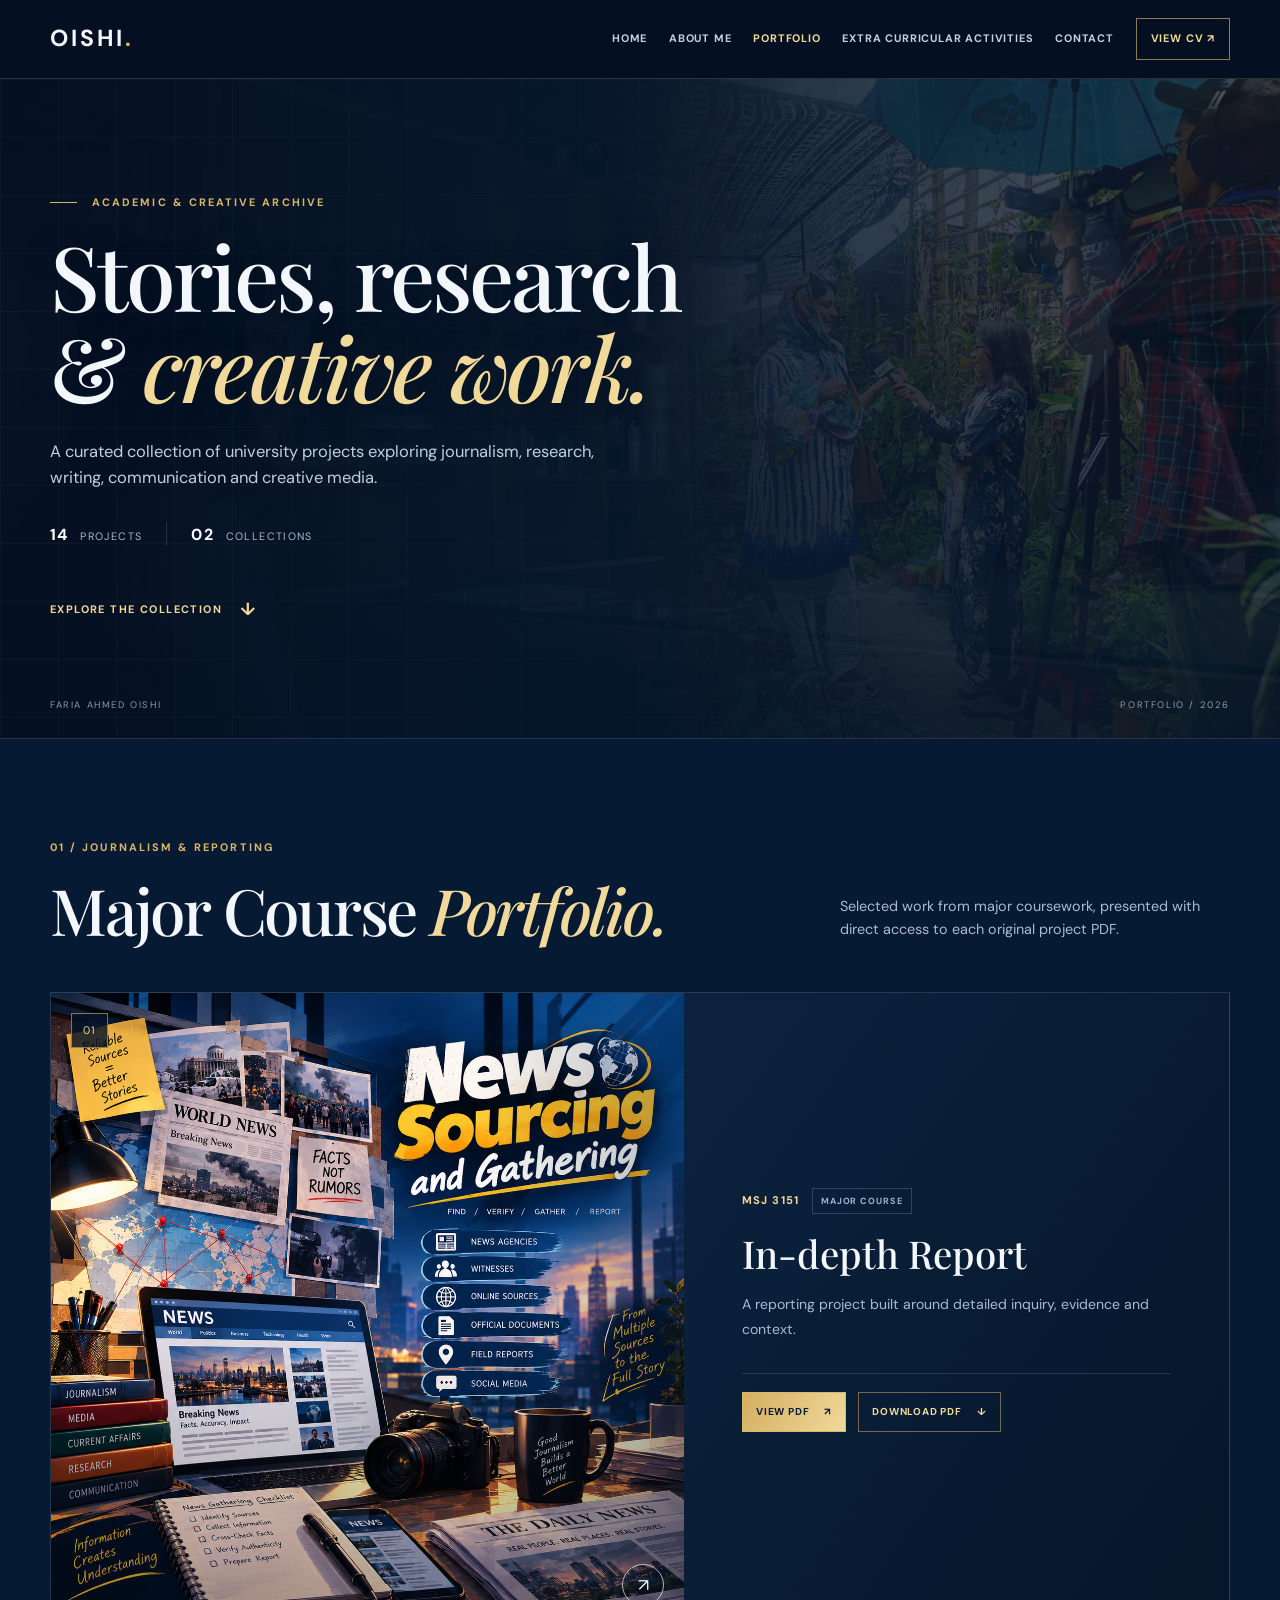
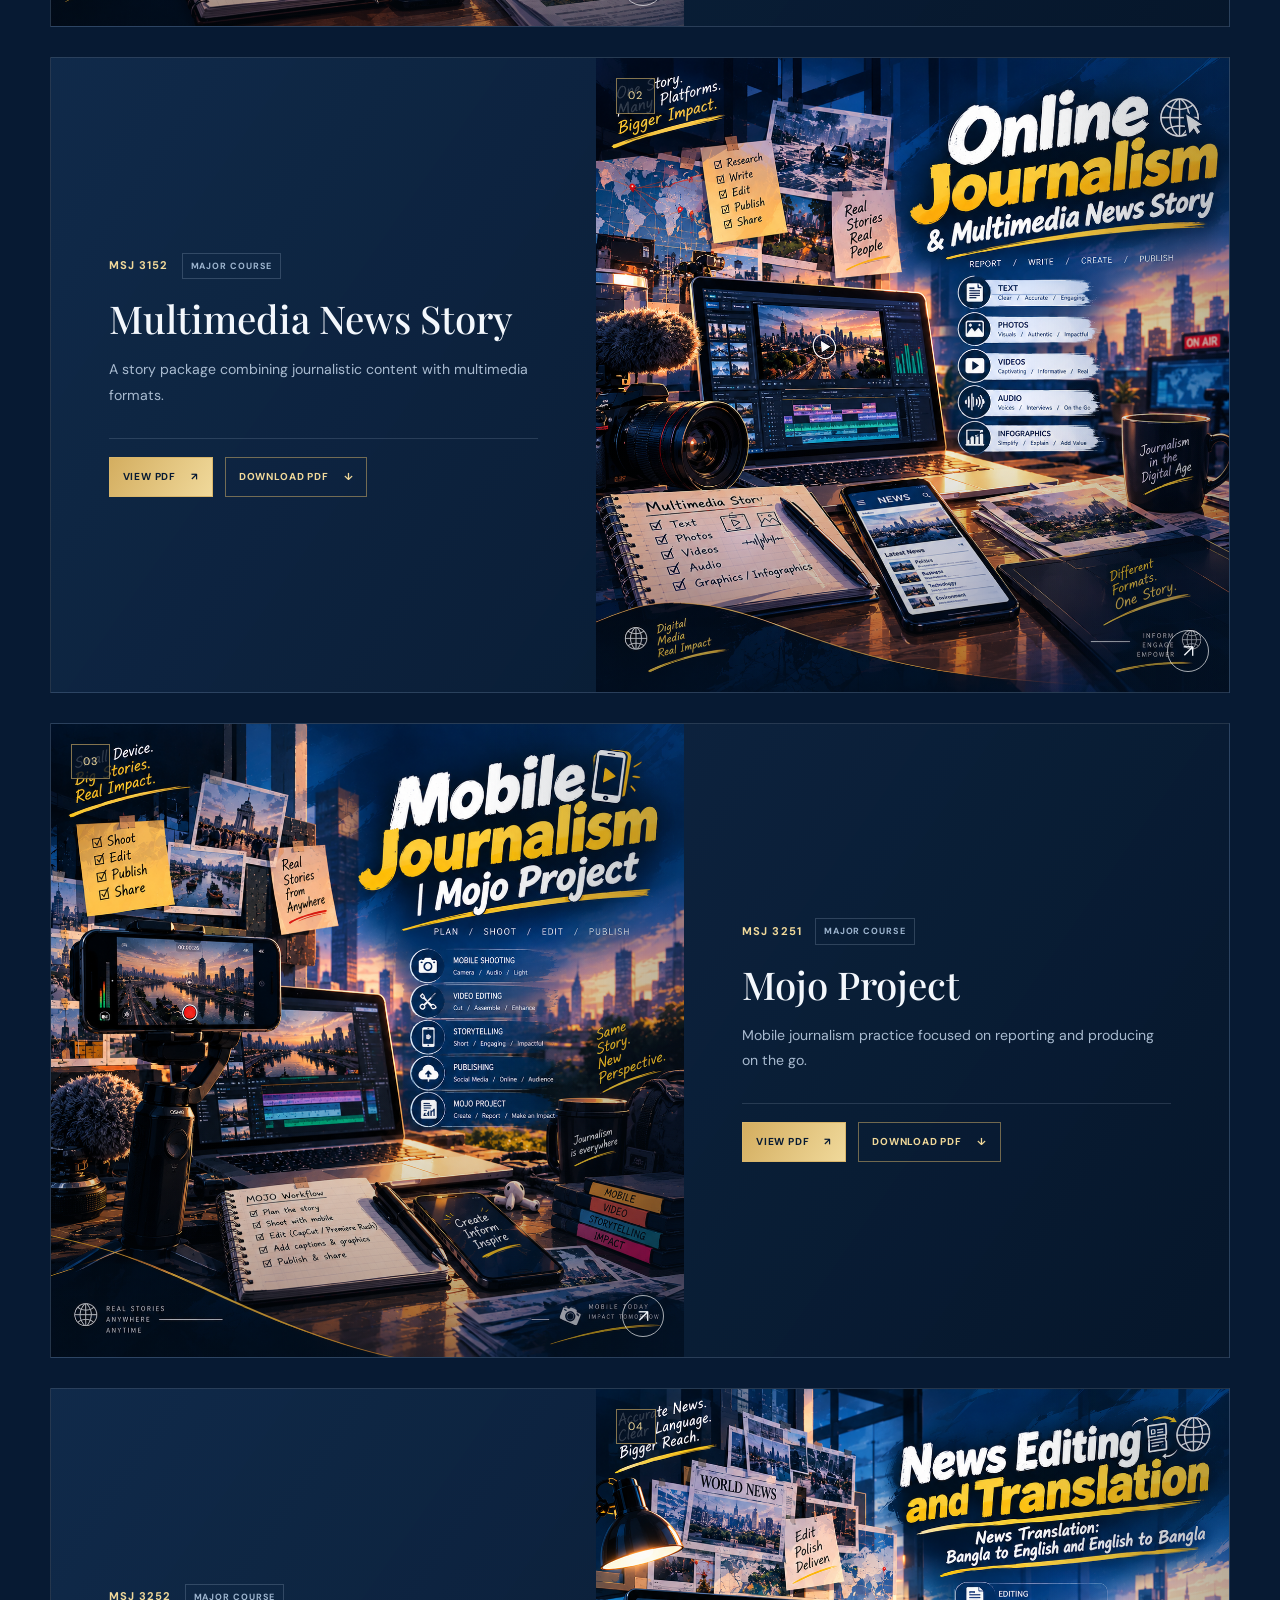
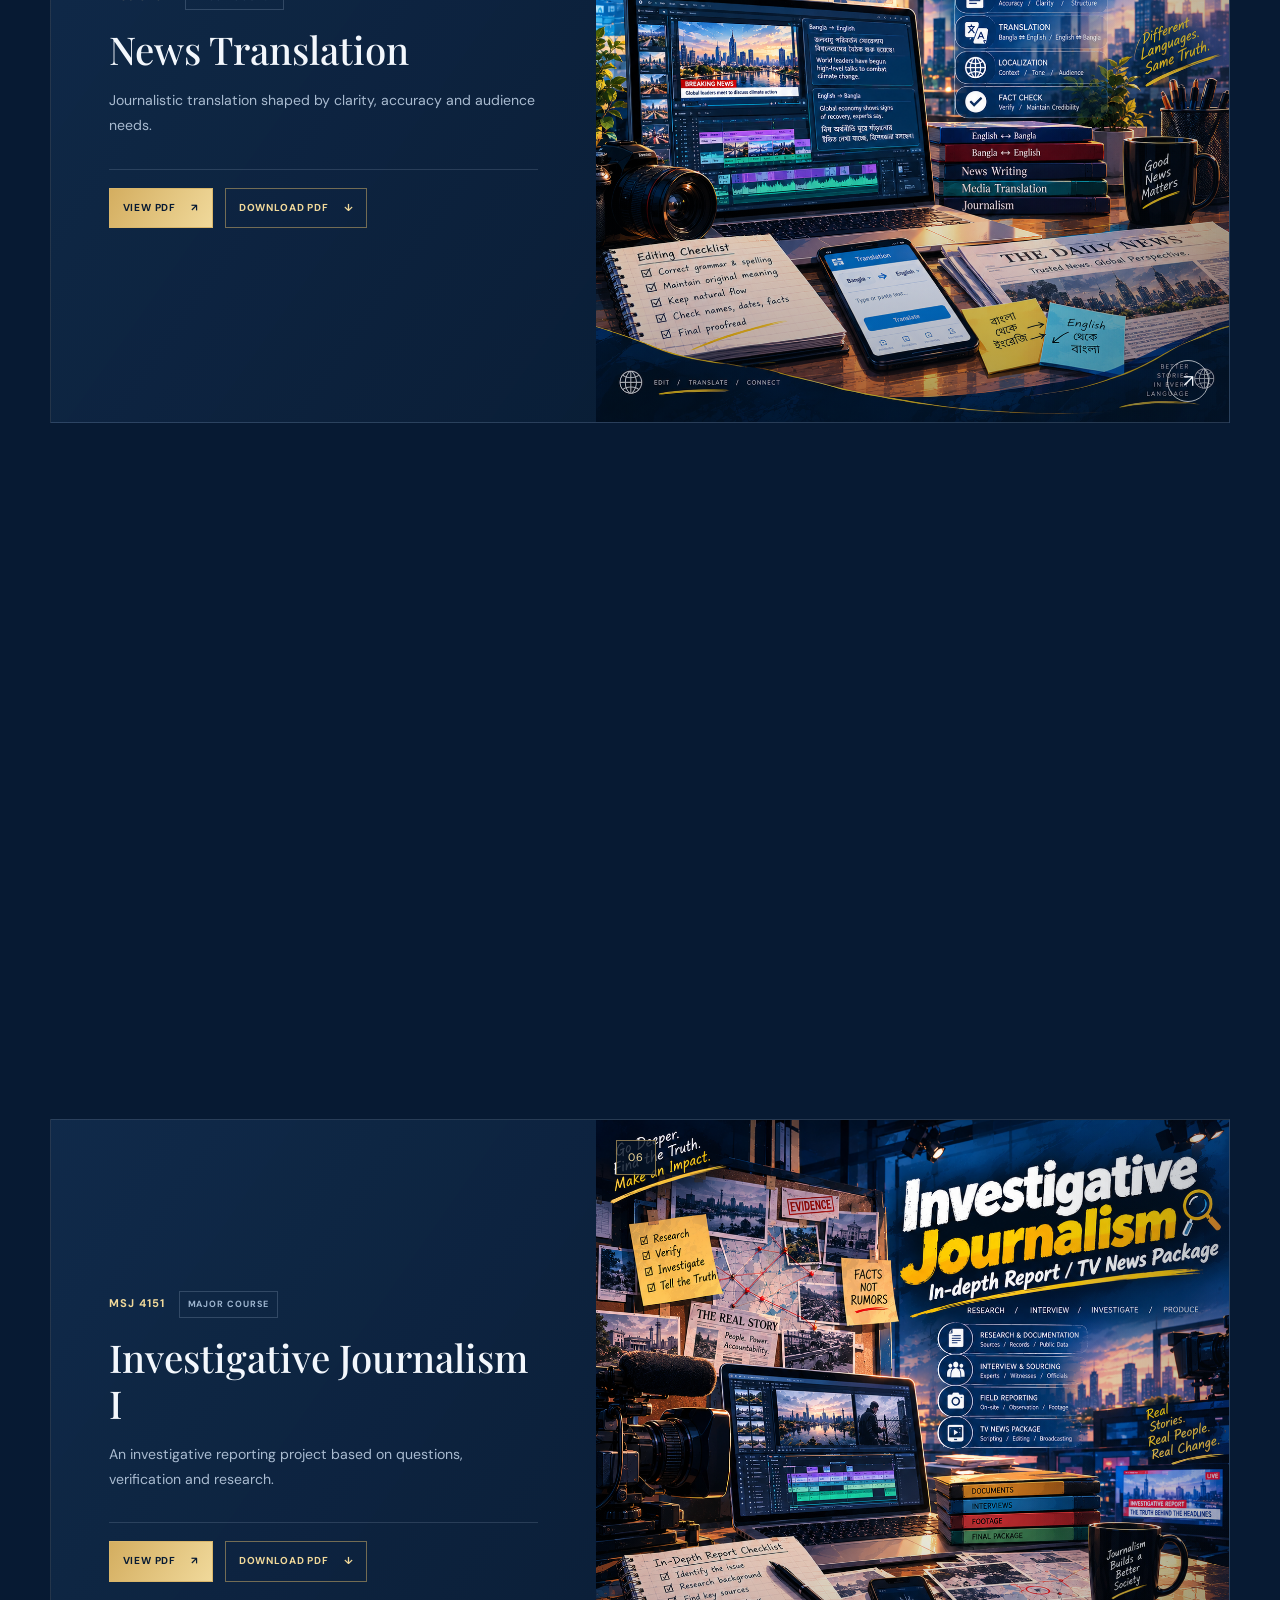
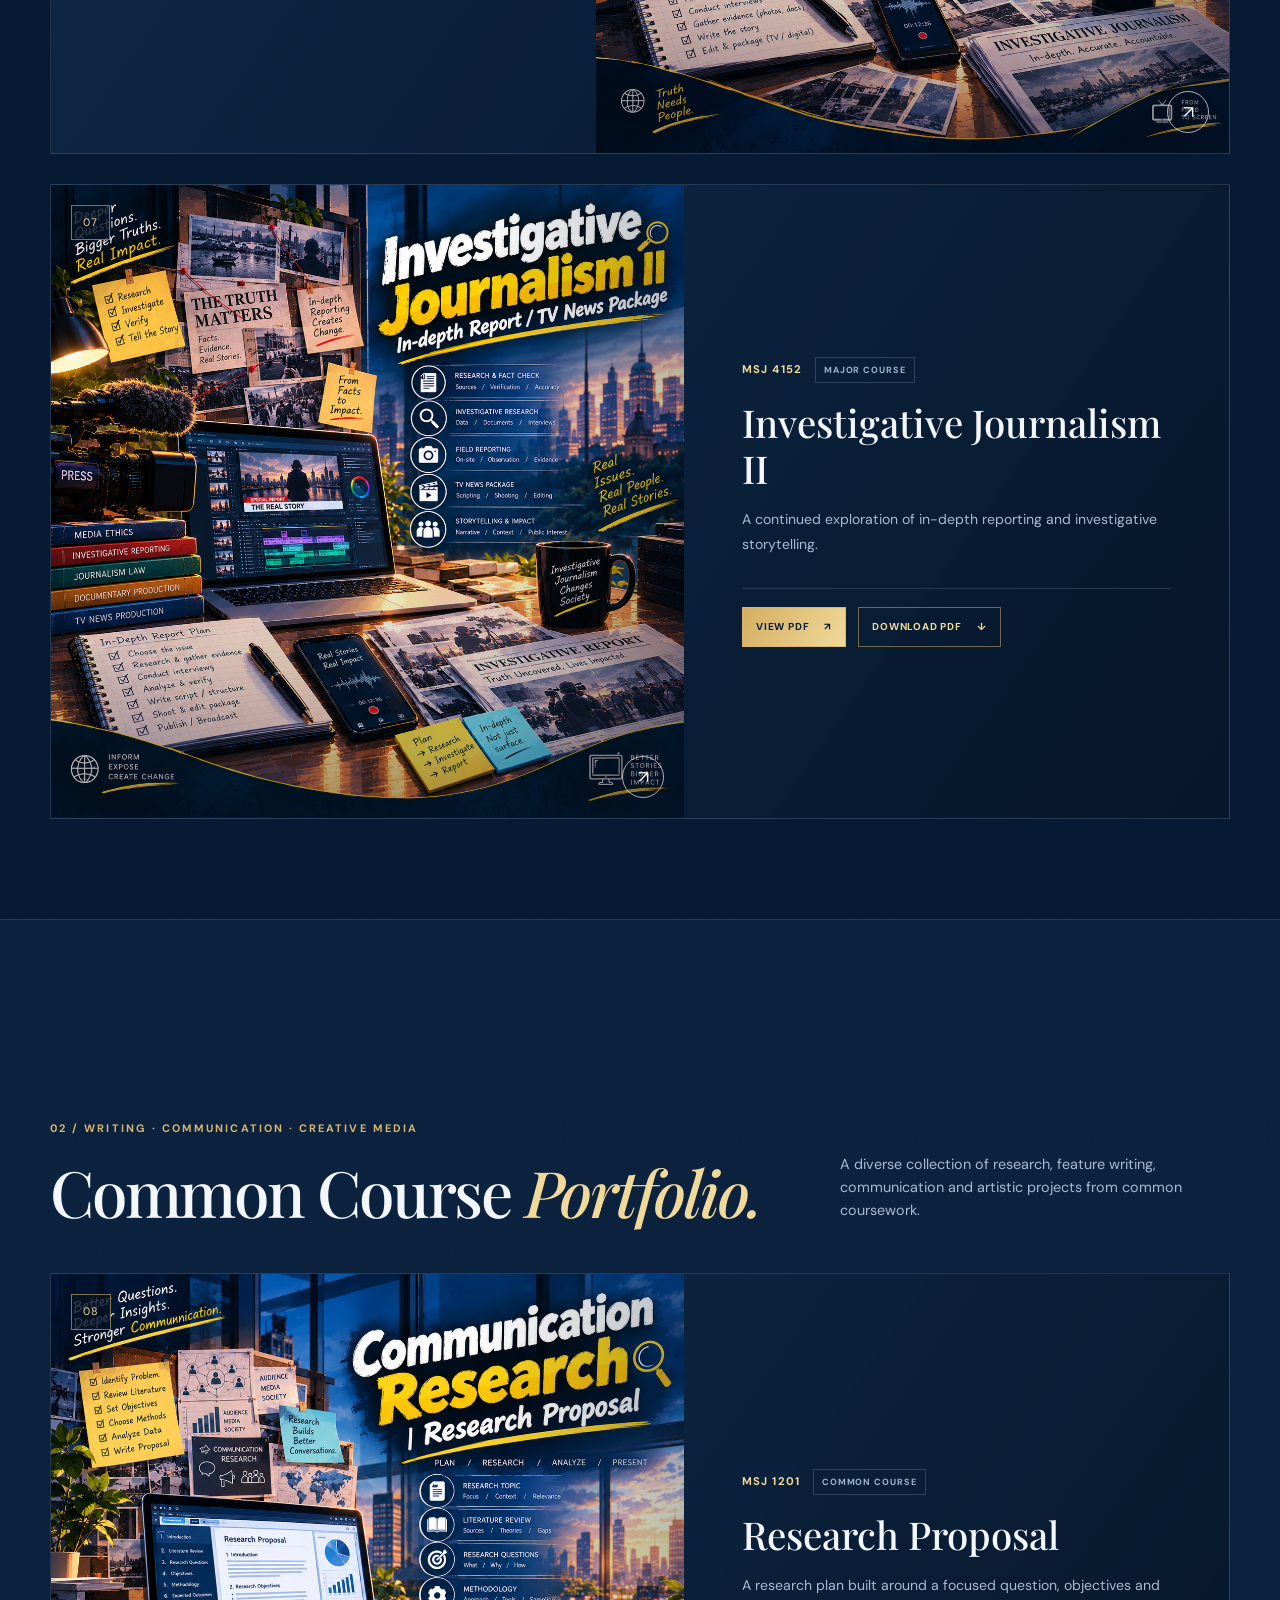
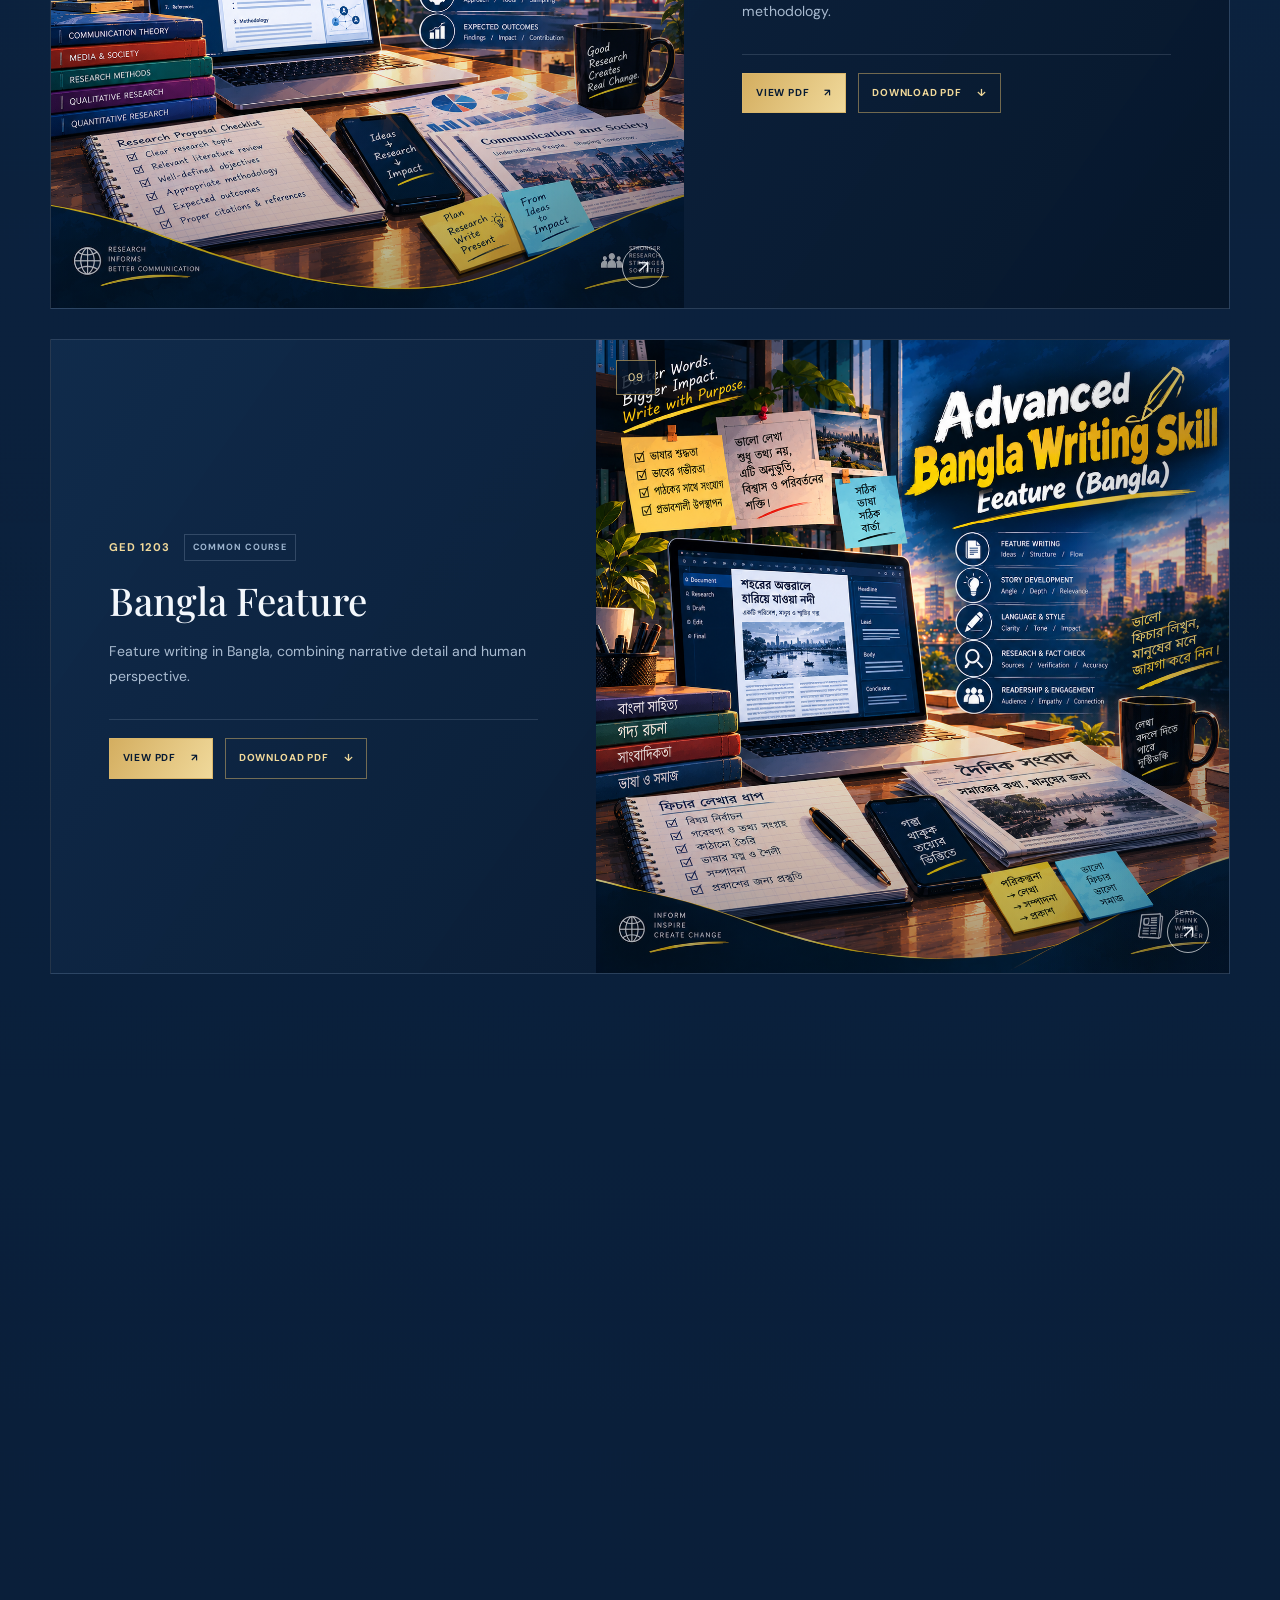
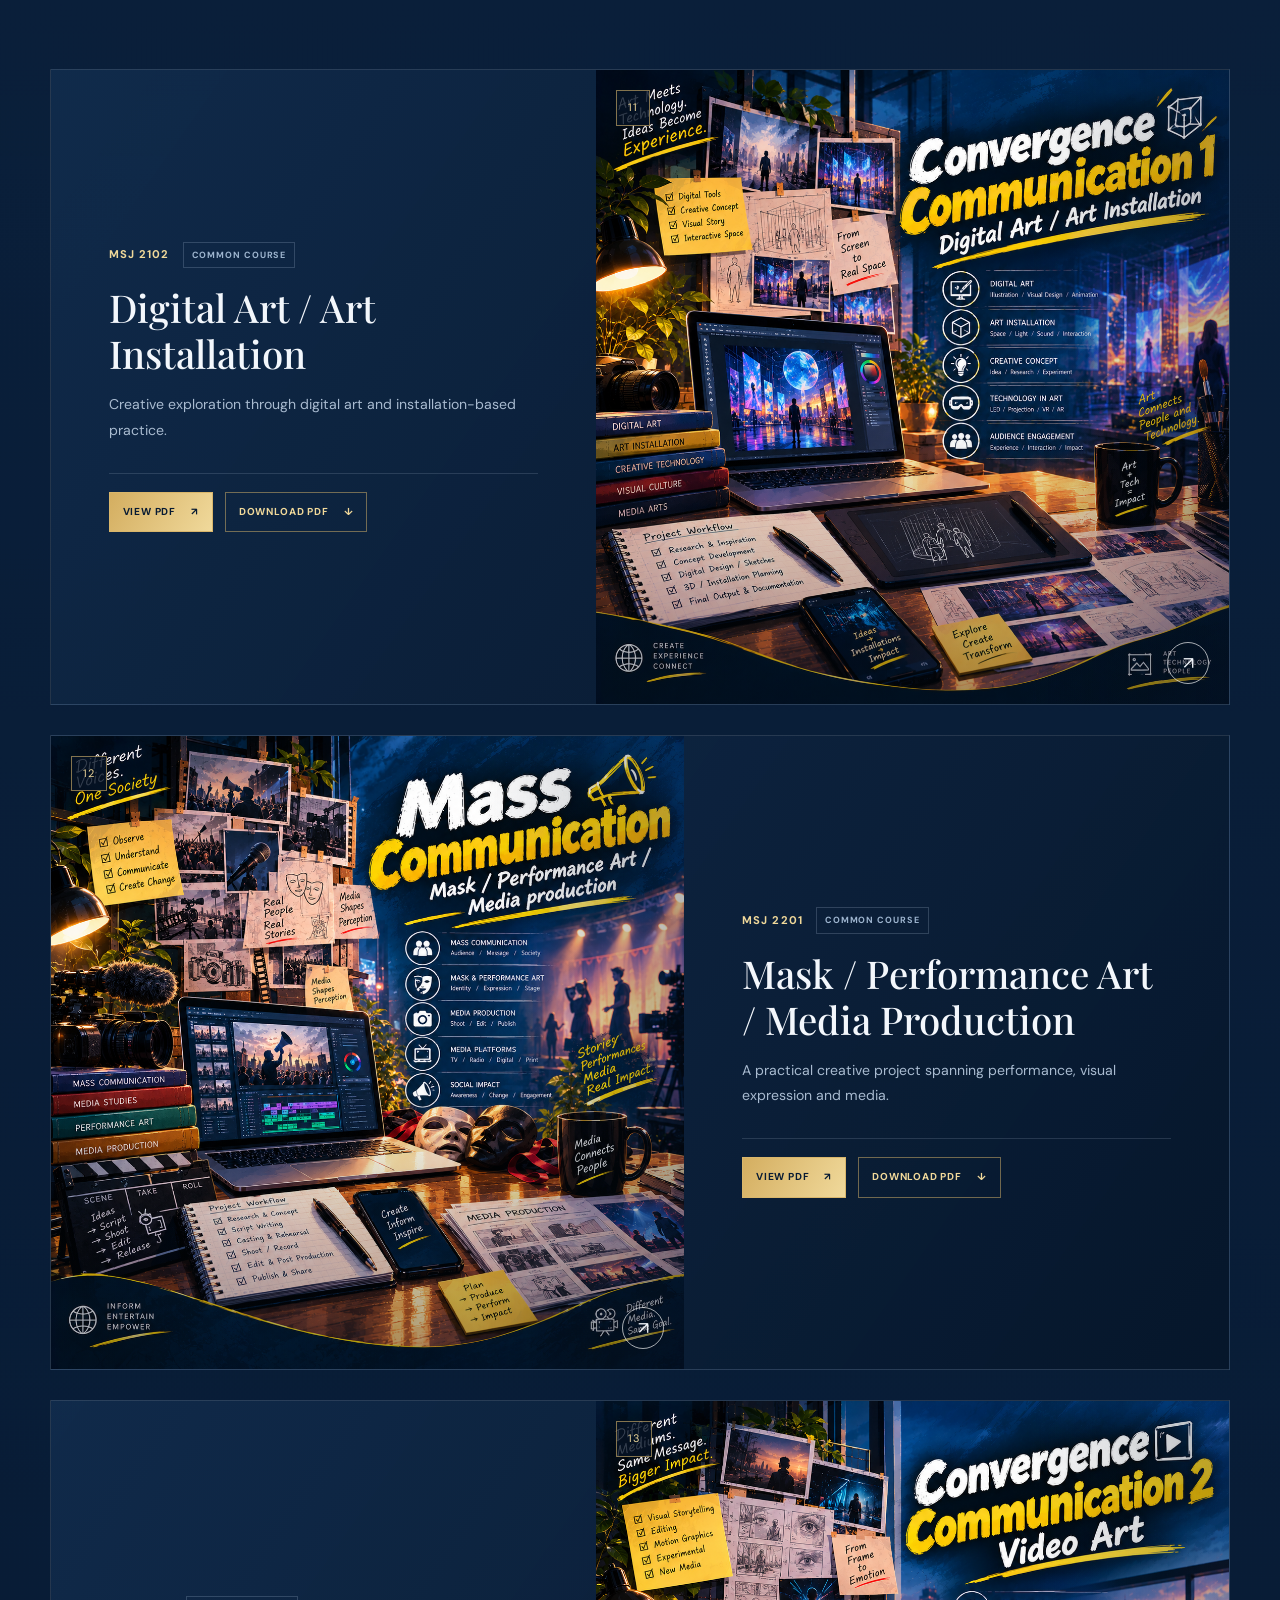
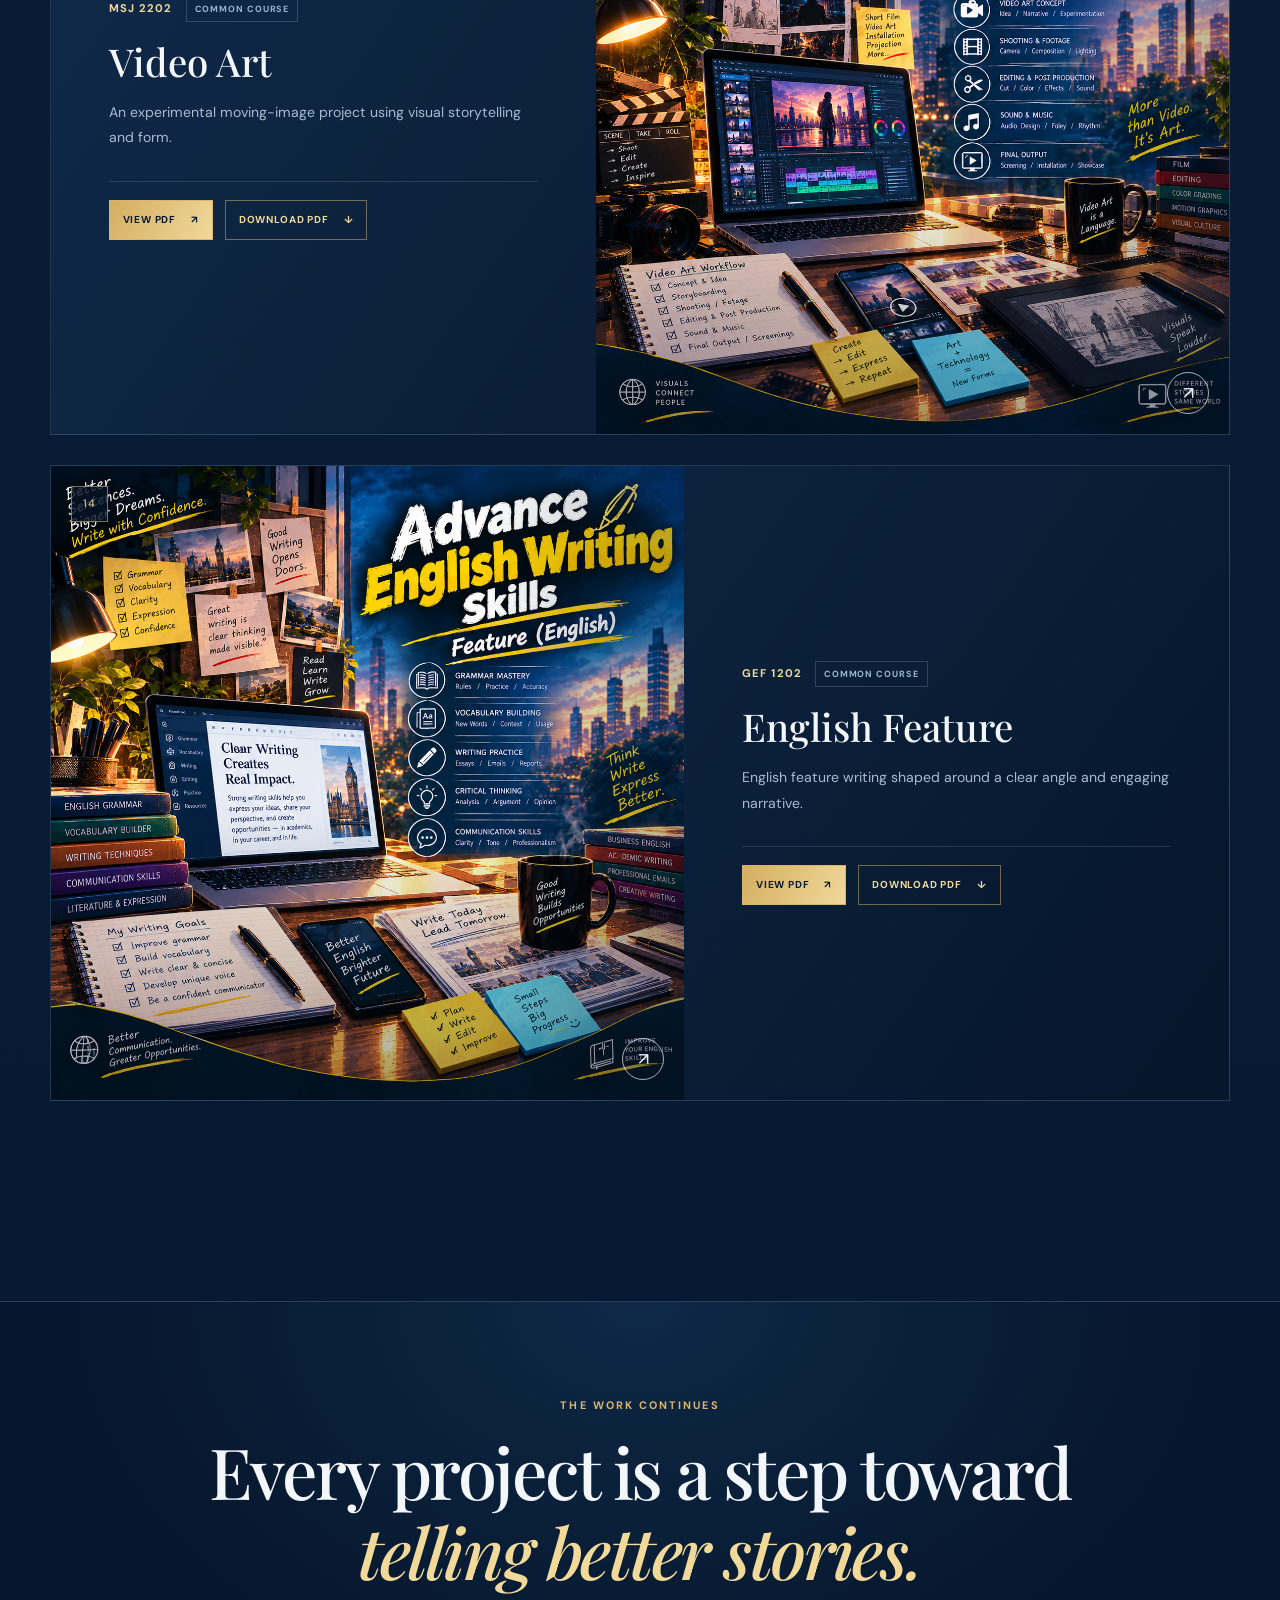
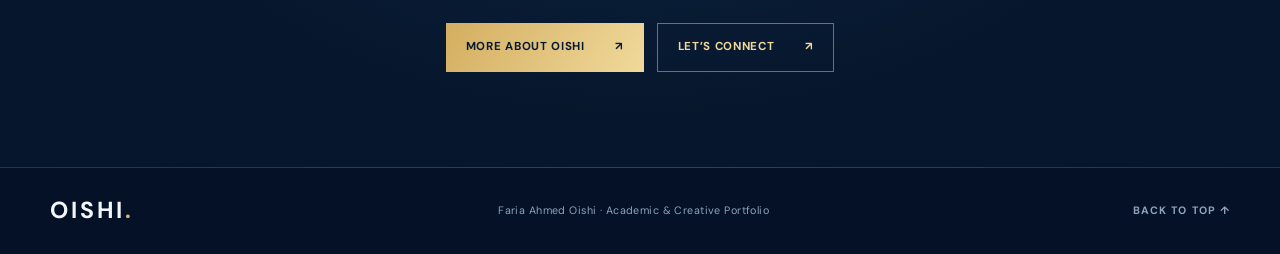
<file: protfolio.html>
<!DOCTYPE html>
<html lang="en">
<head>
  <meta charset="UTF-8"><meta name="viewport" content="width=device-width, initial-scale=1.0">
  <meta name="theme-color" content="#071A33">
  <meta name="description" content="Explore Faria Ahmed Oishi’s academic portfolio featuring journalism, research, writing, communication and creative media projects.">
  <title>Portfolio | Faria Ahmed Oishi</title>
  <link rel="preconnect" href="https://fonts.googleapis.com"><link rel="preconnect" href="https://fonts.gstatic.com" crossorigin>
  <link href="https://fonts.googleapis.com/css2?family=DM+Sans:wght@400;500;600;700&family=Playfair+Display:ital,wght@0,500;0,600;0,700;1,500;1,600&display=swap" rel="stylesheet">
  <link rel="stylesheet" href="portfolio.css">
</head>
<body>
<header class="site-header" id="top">
    <nav class="navbar container" aria-label="Main navigation">
      <a class="brand" href="index.html#home" aria-label="Oishi home">OISHI<span>.</span></a>
      <button class="menu-toggle" id="menuToggle" aria-label="Toggle navigation" aria-expanded="false" aria-controls="navLinks"><span></span><span></span><span></span></button>
      <div class="nav-links" id="navLinks">
        <a class="nav-link" href="index.html#home">HOME</a>
        <a class="nav-link" href="about.html">ABOUT ME</a>
        <a class="nav-link active" href="portfolio.html" aria-current="page">PORTFOLIO</a>
        <a class="nav-link" href="activities.html">EXTRA CURRICULAR ACTIVITIES</a>
        <a class="nav-link" href="index.html#contact">CONTACT</a>
        <a class="nav-cv" href="assets/pdf/cv/CV%20of%20Faria%20Ahmed%20Oishi%202026.pdf" target="_blank" rel="noopener">VIEW CV ↗</a>
      </div>
    </nav>
  </header>
<main>
  <section class="portfolio-hero" id="portfolio-hero">
    <div class="hero-shade"></div><div class="hero-grid-glow"></div>
    <div class="container hero-content">
      <p class="eyebrow"><span></span> ACADEMIC &amp; CREATIVE ARCHIVE</p>
      <h1>Stories, research<br>&amp; <em>creative work.</em></h1>
      <p class="hero-copy">A curated collection of university projects exploring journalism, research, writing, communication and creative media.</p>
      <div class="hero-meta"><span><b>14</b> PROJECTS</span><i></i><span><b>02</b> COLLECTIONS</span></div>
      <a class="scroll-link" href="#major">EXPLORE THE COLLECTION <span>↓</span></a>
    </div>
    <div class="hero-caption"><span>FARIA AHMED OISHI</span><span>PORTFOLIO / 2026</span></div>
  </section>
  <section class="collection-section container" id="major">
    <div class="section-intro"><div><p class="eyebrow">01 / JOURNALISM &amp; REPORTING</p><h2>Major Course <em>Portfolio.</em></h2></div><p>Selected work from major coursework, presented with direct access to each original project PDF.</p></div>
    <div class="project-list"><article class="project-card" id="in-depth-report"><a class="project-art" href="assets/pdf/major-course-portfolio/msj-3151-in-depth-report.pdf" target="_blank" rel="noopener" aria-label="Open In-depth Report PDF"><img src="assets/images/major-course-portfolio/msj-3151-in-depth-report.jpg" alt="In-depth Report project cover" loading="lazy"><span class="art-index">01</span><span class="art-open">↗</span></a><div class="project-info"><p class="course-code">MSJ 3151 <span>MAJOR COURSE</span></p><h3>In-depth Report</h3><p class="project-desc">A reporting project built around detailed inquiry, evidence and context.</p><div class="project-actions"><a class="pdf-link" href="assets/pdf/major-course-portfolio/msj-3151-in-depth-report.pdf" target="_blank" rel="noopener">VIEW PDF <span>↗</span></a><a class="download-link" href="assets/pdf/major-course-portfolio/msj-3151-in-depth-report.pdf" download>DOWNLOAD PDF <span>↓</span></a></div></div></article><article class="project-card" id="multimedia-news-story"><a class="project-art" href="assets/pdf/major-course-portfolio/msj-3152-multimedia-news-story.pdf" target="_blank" rel="noopener" aria-label="Open Multimedia News Story PDF"><img src="assets/images/major-course-portfolio/msj-3152-multimedia-news-story.jpg" alt="Multimedia News Story project cover" loading="lazy"><span class="art-index">02</span><span class="art-open">↗</span></a><div class="project-info"><p class="course-code">MSJ 3152 <span>MAJOR COURSE</span></p><h3>Multimedia News Story</h3><p class="project-desc">A story package combining journalistic content with multimedia formats.</p><div class="project-actions"><a class="pdf-link" href="assets/pdf/major-course-portfolio/msj-3152-multimedia-news-story.pdf" target="_blank" rel="noopener">VIEW PDF <span>↗</span></a><a class="download-link" href="assets/pdf/major-course-portfolio/msj-3152-multimedia-news-story.pdf" download>DOWNLOAD PDF <span>↓</span></a></div></div></article><article class="project-card" id="mojo-project"><a class="project-art" href="assets/pdf/major-course-portfolio/msj-3251-mojo-project.pdf" target="_blank" rel="noopener" aria-label="Open Mojo Project PDF"><img src="assets/images/major-course-portfolio/msj-3251-mojo-project.jpg" alt="Mojo Project cover" loading="lazy"><span class="art-index">03</span><span class="art-open">↗</span></a><div class="project-info"><p class="course-code">MSJ 3251 <span>MAJOR COURSE</span></p><h3>Mojo Project</h3><p class="project-desc">Mobile journalism practice focused on reporting and producing on the go.</p><div class="project-actions"><a class="pdf-link" href="assets/pdf/major-course-portfolio/msj-3251-mojo-project.pdf" target="_blank" rel="noopener">VIEW PDF <span>↗</span></a><a class="download-link" href="assets/pdf/major-course-portfolio/msj-3251-mojo-project.pdf" download>DOWNLOAD PDF <span>↓</span></a></div></div></article><article class="project-card" id="news-translation"><a class="project-art" href="assets/pdf/major-course-portfolio/msj-3252-news-translation.pdf" target="_blank" rel="noopener" aria-label="Open News Translation PDF"><img src="assets/images/major-course-portfolio/msj-3252-news-translation.jpg" alt="News Translation project cover" loading="lazy"><span class="art-index">04</span><span class="art-open">↗</span></a><div class="project-info"><p class="course-code">MSJ 3252 <span>MAJOR COURSE</span></p><h3>News Translation</h3><p class="project-desc">Journalistic translation shaped by clarity, accuracy and audience needs.</p><div class="project-actions"><a class="pdf-link" href="assets/pdf/major-course-portfolio/msj-3252-news-translation.pdf" target="_blank" rel="noopener">VIEW PDF <span>↗</span></a><a class="download-link" href="assets/pdf/major-course-portfolio/msj-3252-news-translation.pdf" download>DOWNLOAD PDF <span>↓</span></a></div></div></article><article class="project-card" id="data-driven-journalism"><a class="project-art" href="assets/pdf/major-course-portfolio/msj-3253-data-driven-journalism.pdf" target="_blank" rel="noopener" aria-label="Open Data-driven Journalism PDF"><img src="assets/images/major-course-portfolio/msj-3253-data-driven-journalism.jpg" alt="Data-driven Journalism project cover" loading="lazy"><span class="art-index">05</span><span class="art-open">↗</span></a><div class="project-info"><p class="course-code">MSJ 3253 <span>MAJOR COURSE</span></p><h3>Data-driven Journalism</h3><p class="project-desc">Exploring how data can support journalistic investigation and storytelling.</p><div class="project-actions"><a class="pdf-link" href="assets/pdf/major-course-portfolio/msj-3253-data-driven-journalism.pdf" target="_blank" rel="noopener">VIEW PDF <span>↗</span></a><a class="download-link" href="assets/pdf/major-course-portfolio/msj-3253-data-driven-journalism.pdf" download>DOWNLOAD PDF <span>↓</span></a></div></div></article><article class="project-card" id="investigative-report-i"><a class="project-art" href="assets/pdf/major-course-portfolio/msj-4151-investigative-report.pdf" target="_blank" rel="noopener" aria-label="Open Investigative Journalism I PDF"><img src="assets/images/major-course-portfolio/msj-4151-investigative-report.jpg" alt="Investigative Journalism I project cover" loading="lazy"><span class="art-index">06</span><span class="art-open">↗</span></a><div class="project-info"><p class="course-code">MSJ 4151 <span>MAJOR COURSE</span></p><h3>Investigative Journalism I</h3><p class="project-desc">An investigative reporting project based on questions, verification and research.</p><div class="project-actions"><a class="pdf-link" href="assets/pdf/major-course-portfolio/msj-4151-investigative-report.pdf" target="_blank" rel="noopener">VIEW PDF <span>↗</span></a><a class="download-link" href="assets/pdf/major-course-portfolio/msj-4151-investigative-report.pdf" download>DOWNLOAD PDF <span>↓</span></a></div></div></article><article class="project-card" id="investigative-report-ii"><a class="project-art" href="assets/pdf/major-course-portfolio/msj-4152-investigative-report.pdf" target="_blank" rel="noopener" aria-label="Open Investigative Journalism II PDF"><img src="assets/images/major-course-portfolio/msj-4152-investigative-report.jpg" alt="Investigative Journalism II project cover" loading="lazy"><span class="art-index">07</span><span class="art-open">↗</span></a><div class="project-info"><p class="course-code">MSJ 4152 <span>MAJOR COURSE</span></p><h3>Investigative Journalism II</h3><p class="project-desc">A continued exploration of in-depth reporting and investigative storytelling.</p><div class="project-actions"><a class="pdf-link" href="assets/pdf/major-course-portfolio/msj-4152-investigative-report.pdf" target="_blank" rel="noopener">VIEW PDF <span>↗</span></a><a class="download-link" href="assets/pdf/major-course-portfolio/msj-4152-investigative-report.pdf" download>DOWNLOAD PDF <span>↓</span></a></div></div></article></div>
  </section>
  <section class="collection-section common-section" id="common"><div class="container">
    <div class="section-intro"><div><p class="eyebrow">02 / WRITING · COMMUNICATION · CREATIVE MEDIA</p><h2>Common Course <em>Portfolio.</em></h2></div><p>A diverse collection of research, feature writing, communication and artistic projects from common coursework.</p></div>
    <div class="project-list"><article class="project-card" id="research-proposal"><a class="project-art" href="assets/pdf/common-course-portfolio/msj-1201-research-proposal.pdf" target="_blank" rel="noopener" aria-label="Open Research Proposal PDF"><img src="assets/images/common-course-portfolio/msj-1201-research-proposal.jpg" alt="Research Proposal project cover" loading="lazy"><span class="art-index">08</span><span class="art-open">↗</span></a><div class="project-info"><p class="course-code">MSJ 1201 <span>COMMON COURSE</span></p><h3>Research Proposal</h3><p class="project-desc">A research plan built around a focused question, objectives and methodology.</p><div class="project-actions"><a class="pdf-link" href="assets/pdf/common-course-portfolio/msj-1201-research-proposal.pdf" target="_blank" rel="noopener">VIEW PDF <span>↗</span></a><a class="download-link" href="assets/pdf/common-course-portfolio/msj-1201-research-proposal.pdf" download>DOWNLOAD PDF <span>↓</span></a></div></div></article><article class="project-card" id="bangla-feature"><a class="project-art" href="assets/pdf/common-course-portfolio/ged-1203-bangla-feature.pdf" target="_blank" rel="noopener" aria-label="Open Bangla Feature PDF"><img src="assets/images/common-course-portfolio/ged-1203-bangla-feature.jpg" alt="Bangla Feature project cover" loading="lazy"><span class="art-index">09</span><span class="art-open">↗</span></a><div class="project-info"><p class="course-code">GED 1203 <span>COMMON COURSE</span></p><h3>Bangla Feature</h3><p class="project-desc">Feature writing in Bangla, combining narrative detail and human perspective.</p><div class="project-actions"><a class="pdf-link" href="assets/pdf/common-course-portfolio/ged-1203-bangla-feature.pdf" target="_blank" rel="noopener">VIEW PDF <span>↗</span></a><a class="download-link" href="assets/pdf/common-course-portfolio/ged-1203-bangla-feature.pdf" download>DOWNLOAD PDF <span>↓</span></a></div></div></article><article class="project-card" id="communication-technology"><a class="project-art" href="assets/pdf/common-course-portfolio/msj-2101-communication-technology-blog.pdf" target="_blank" rel="noopener" aria-label="Open Communication Technology Blog PDF"><img src="assets/images/common-course-portfolio/msj-2101-communication-technology-blog.jpg" alt="Communication Technology Blog project cover" loading="lazy"><span class="art-index">10</span><span class="art-open">↗</span></a><div class="project-info"><p class="course-code">MSJ 2101 <span>COMMON COURSE</span></p><h3>Communication Technology</h3><p class="project-desc">A blog project examining technology and its relationship with communication.</p><div class="project-actions"><a class="pdf-link" href="assets/pdf/common-course-portfolio/msj-2101-communication-technology-blog.pdf" target="_blank" rel="noopener">VIEW PDF <span>↗</span></a><a class="download-link" href="assets/pdf/common-course-portfolio/msj-2101-communication-technology-blog.pdf" download>DOWNLOAD PDF <span>↓</span></a></div></div></article><article class="project-card" id="digital-art"><a class="project-art" href="assets/pdf/common-course-portfolio/msj-2102-digital-art-installation.pdf" target="_blank" rel="noopener" aria-label="Open Digital Art Installation PDF"><img src="assets/images/common-course-portfolio/msj-2102-digital-art-installation.jpg" alt="Digital Art Installation project cover" loading="lazy"><span class="art-index">11</span><span class="art-open">↗</span></a><div class="project-info"><p class="course-code">MSJ 2102 <span>COMMON COURSE</span></p><h3>Digital Art / Art Installation</h3><p class="project-desc">Creative exploration through digital art and installation-based practice.</p><div class="project-actions"><a class="pdf-link" href="assets/pdf/common-course-portfolio/msj-2102-digital-art-installation.pdf" target="_blank" rel="noopener">VIEW PDF <span>↗</span></a><a class="download-link" href="assets/pdf/common-course-portfolio/msj-2102-digital-art-installation.pdf" download>DOWNLOAD PDF <span>↓</span></a></div></div></article><article class="project-card" id="performance-art"><a class="project-art" href="assets/pdf/common-course-portfolio/msj-2201-performance-art-media-production.pdf" target="_blank" rel="noopener" aria-label="Open Performance Art and Media Production PDF"><img src="assets/images/common-course-portfolio/msj-2201-performance-art-media-production.jpg" alt="Performance Art and Media Production project cover" loading="lazy"><span class="art-index">12</span><span class="art-open">↗</span></a><div class="project-info"><p class="course-code">MSJ 2201 <span>COMMON COURSE</span></p><h3>Mask / Performance Art / Media Production</h3><p class="project-desc">A practical creative project spanning performance, visual expression and media.</p><div class="project-actions"><a class="pdf-link" href="assets/pdf/common-course-portfolio/msj-2201-performance-art-media-production.pdf" target="_blank" rel="noopener">VIEW PDF <span>↗</span></a><a class="download-link" href="assets/pdf/common-course-portfolio/msj-2201-performance-art-media-production.pdf" download>DOWNLOAD PDF <span>↓</span></a></div></div></article><article class="project-card" id="video-art"><a class="project-art" href="assets/pdf/common-course-portfolio/msj-2202-video-art.pdf" target="_blank" rel="noopener" aria-label="Open Video Art PDF"><img src="assets/images/common-course-portfolio/msj-2202-video-art.jpg" alt="Video Art project cover" loading="lazy"><span class="art-index">13</span><span class="art-open">↗</span></a><div class="project-info"><p class="course-code">MSJ 2202 <span>COMMON COURSE</span></p><h3>Video Art</h3><p class="project-desc">An experimental moving-image project using visual storytelling and form.</p><div class="project-actions"><a class="pdf-link" href="assets/pdf/common-course-portfolio/msj-2202-video-art.pdf" target="_blank" rel="noopener">VIEW PDF <span>↗</span></a><a class="download-link" href="assets/pdf/common-course-portfolio/msj-2202-video-art.pdf" download>DOWNLOAD PDF <span>↓</span></a></div></div></article><article class="project-card" id="english-feature"><a class="project-art" href="assets/pdf/common-course-portfolio/gef-1202-english-feature.pdf" target="_blank" rel="noopener" aria-label="Open English Feature PDF"><img src="assets/images/common-course-portfolio/gef-1202-english-feature.jpg" alt="English Feature project cover" loading="lazy"><span class="art-index">14</span><span class="art-open">↗</span></a><div class="project-info"><p class="course-code">GEF 1202 <span>COMMON COURSE</span></p><h3>English Feature</h3><p class="project-desc">English feature writing shaped around a clear angle and engaging narrative.</p><div class="project-actions"><a class="pdf-link" href="assets/pdf/common-course-portfolio/gef-1202-english-feature.pdf" target="_blank" rel="noopener">VIEW PDF <span>↗</span></a><a class="download-link" href="assets/pdf/common-course-portfolio/gef-1202-english-feature.pdf" download>DOWNLOAD PDF <span>↓</span></a></div></div></article></div>
  </div></section>
  <section class="closing-cta"><div class="container cta-inner"><p class="eyebrow">THE WORK CONTINUES</p><h2>Every project is a step toward<br><em>telling better stories.</em></h2><div class="cta-actions"><a class="button button-primary" href="about.html">MORE ABOUT OISHI <span>↗</span></a><a class="button button-outline" href="index.html#contact">LET’S CONNECT <span>↗</span></a></div></div></section>
</main>
<footer class="site-footer"><div class="container footer-inner"><a class="brand" href="index.html#home">OISHI<span>.</span></a><p>Faria Ahmed Oishi · Academic &amp; Creative Portfolio</p><a href="#top" class="back-top">BACK TO TOP ↑</a></div></footer>
<script>
const menuToggle=document.getElementById('menuToggle');const navLinks=document.getElementById('navLinks');
if(menuToggle&&navLinks){menuToggle.addEventListener('click',()=>{const open=menuToggle.getAttribute('aria-expanded')==='true';menuToggle.setAttribute('aria-expanded',String(!open));navLinks.classList.toggle('open',!open)});navLinks.querySelectorAll('a').forEach(link=>link.addEventListener('click',()=>{navLinks.classList.remove('open');menuToggle.setAttribute('aria-expanded','false')}));}
const revealItems=document.querySelectorAll('.project-card');if('IntersectionObserver' in window){const observer=new IntersectionObserver(entries=>entries.forEach(entry=>{if(entry.isIntersecting){entry.target.classList.add('is-visible');observer.unobserve(entry.target)}}),{threshold:.12});revealItems.forEach(item=>observer.observe(item));}else revealItems.forEach(item=>item.classList.add('is-visible'));
</script>
</body></html>
</file>
<file: style.css>
/* =========================================================
   OISHI PORTFOLIO — PREMIUM NAVY EDITION
   Faria Ahmed Oishi | Responsive Cinematic Portfolio
========================================================= */

:root {
  --navy: #050d1a;
  --navy-deep: #020916;
  --navy-soft: #09182a;
  --navy-card: #0b1b2d;
  --navy-light: #10253b;
  --ice: #57c7f5;
  --ice-light: #91d8fb;
  --gold: #d8c18a;
  --white: #f3f6fb;
  --muted: #a9bbd2;
  --muted-dark: #7188a3;
  --line: rgba(87, 199, 245, 0.24);
  --line-gold: rgba(216, 193, 138, 0.62);
  --font-body: "DM Sans", Arial, sans-serif;
  --font-heading: "Playfair Display", Georgia, serif;
  --container: 1140px;
  --header-height: 72px;
  --ease: cubic-bezier(.2, .75, .25, 1);
}

* {
  margin: 0;
  padding: 0;
  box-sizing: border-box;
}

html {
  scroll-behavior: smooth;
  scroll-padding-top: calc(var(--header-height) + 16px);
}

body {
  min-width: 320px;
  background: var(--navy);
  color: var(--white);
  font-family: var(--font-body);
  font-size: 14px;
  line-height: 1.7;
  overflow-x: hidden;
  -webkit-font-smoothing: antialiased;
}

body::before {
  content: "";
  position: fixed;
  inset: 0;
  pointer-events: none;
  z-index: -1;
  background:
    radial-gradient(ellipse at 10% 25%, rgba(15, 65, 101, .13), transparent 42%),
    radial-gradient(ellipse at 90% 65%, rgba(16, 49, 77, .12), transparent 45%);
}

img {
  display: block;
  max-width: 100%;
}

a {
  color: inherit;
  text-decoration: none;
}

button {
  font: inherit;
}

button,
a {
  -webkit-tap-highlight-color: transparent;
}

button:focus-visible,
a:focus-visible {
  outline: 2px solid var(--ice);
  outline-offset: 5px;
}

::selection {
  color: var(--navy);
  background: var(--ice);
}

.container {
  width: min(var(--container), calc(100% - 64px));
  margin-inline: auto;
}

.section {
  position: relative;
  padding: 82px 0;
}

.eyebrow {
  color: var(--ice);
  font-size: 9px;
  font-weight: 700;
  letter-spacing: 2.7px;
  line-height: 1.8;
  text-transform: uppercase;
}

.section-heading {
  margin-top: 8px;
  font-family: var(--font-heading);
  font-size: clamp(34px, 4.2vw, 49px);
  font-weight: 600;
  letter-spacing: -1.4px;
  line-height: 1.16;
}

.section-heading span,
.section-heading em,
.contact-title-block em {
  color: var(--ice-light);
  font-weight: 500;
}

.section-heading em,
.contact-title-block em {
  font-family: var(--font-heading);
}

.text-link {
  display: inline-flex;
  align-items: center;
  gap: 9px;
  margin-top: 18px;
  color: var(--ice);
  font-size: 11px;
  font-weight: 600;
  transition: gap .3s ease, color .3s ease;
}

.text-link:hover {
  gap: 15px;
  color: var(--white);
}


/* =========================================================
   NAVIGATION
========================================================= */

.site-header {
  position: sticky;
  top: 0;
  z-index: 1000;
  height: var(--header-height);
  background: rgba(3, 12, 25, .93);
  border-bottom: 1px solid rgba(87, 199, 245, .15);
  backdrop-filter: blur(18px);
  -webkit-backdrop-filter: blur(18px);
}

.navbar {
  height: 100%;
  display: flex;
  align-items: center;
  justify-content: space-between;
  gap: 25px;
}

.brand {
  flex-shrink: 0;
  color: var(--ice);
  font-family: var(--font-heading);
  font-size: 25px;
  font-weight: 600;
  letter-spacing: -1px;
  line-height: 1;
}

.brand span {
  color: var(--gold);
}

.nav-links {
  display: flex;
  align-items: center;
  gap: clamp(17px, 2.6vw, 34px);
  height: 100%;
}

.nav-link {
  position: relative;
  display: flex;
  height: 100%;
  align-items: center;
  color: var(--muted);
  font-size: 11px;
  white-space: nowrap;
  transition: color .25s ease;
}

.nav-link::after {
  content: "";
  position: absolute;
  bottom: 0;
  left: 0;
  width: 0;
  height: 2px;
  background: var(--ice);
  transition: width .3s ease;
}

.nav-link:hover,
.nav-link.active {
  color: var(--white);
}

.nav-link:hover::after,
.nav-link.active::after {
  width: 100%;
}

.nav-cv {
  display: inline-flex;
  align-items: center;
  justify-content: center;
  padding: 8px 15px;
  border: 1px solid var(--gold);
  border-radius: 4px;
  color: var(--white);
  font-size: 10px;
  white-space: nowrap;
  transition: background .25s ease, color .25s ease;
}

.nav-cv:hover {
  background: var(--gold);
  color: var(--navy);
}

.menu-toggle {
  display: none;
  width: 42px;
  height: 42px;
  padding: 10px;
  border: 1px solid var(--line);
  border-radius: 4px;
  background: transparent;
  cursor: pointer;
}

.menu-toggle span {
  display: block;
  width: 19px;
  height: 2px;
  margin: 4px auto;
  background: var(--ice);
  transition: transform .25s ease, opacity .25s ease;
}


/* =========================================================
   HERO / CINEMATIC SLIDER
========================================================= */

.hero {
  position: relative;
  min-height: 430px;
  height: min(560px, calc(100svh - var(--header-height)));
  max-height: 650px;
  overflow: hidden;
  isolation: isolate;
  background: var(--navy-deep);
  border-bottom: 1px solid var(--line);
}

.hero-slides,
.hero-slide,
.hero-overlay,
.hero-glow {
  position: absolute;
  inset: 0;
}

.hero-slides {
  z-index: -3;
}

.hero-slide {
  background-size: cover;
  background-position: center 40%;
  background-repeat: no-repeat;
  opacity: 0;
  transform: scale(1.07);
  transition: opacity 1s ease, transform 6s linear;
}

.hero-slide.active {
  opacity: 1;
  transform: scale(1);
}

.hero-overlay {
  z-index: -2;
  background:
    linear-gradient(90deg,
      rgba(2, 10, 22, .98) 0%,
      rgba(3, 14, 28, .91) 27%,
      rgba(3, 14, 28, .63) 48%,
      rgba(3, 14, 28, .08) 78%,
      rgba(3, 14, 28, .16) 100%),
    linear-gradient(0deg, rgba(3, 12, 25, .64), transparent 35%);
}

.hero-glow {
  z-index: -1;
  pointer-events: none;
  background: radial-gradient(ellipse at 26% 44%, rgba(35, 142, 199, .12), transparent 48%);
}

.hero-inner {
  position: relative;
  display: flex;
  align-items: center;
  height: 100%;
  min-height: 430px;
}

.hero-content {
  width: min(480px, 52%);
  padding: 40px 0 45px;
  animation: hero-enter .9s var(--ease) both;
}

.hero-eyebrow {
  margin-bottom: 14px;
  font-size: 9px;
  letter-spacing: 3px;
}

.hero-title {
  font-family: var(--font-heading);
  font-size: clamp(45px, 6.1vw, 76px);
  font-weight: 500;
  letter-spacing: -2.5px;
  line-height: .99;
  text-wrap: balance;
}

.hero-highlight {
  display: inline-block;
  min-height: 1.12em;
  color: var(--ice-light);
  font-family: var(--font-heading);
  font-style: italic;
  font-weight: 500;
  letter-spacing: -2px;
  animation: highlight-reveal .7s var(--ease) both;
}

.hero-description {
  margin-top: 18px;
  color: #d6e3f1;
  font-family: var(--font-heading);
  font-size: clamp(14px, 1.45vw, 17px);
  line-height: 1.6;
}

.hero-actions {
  display: flex;
  align-items: center;
  flex-wrap: wrap;
  gap: 12px;
  margin-top: 24px;
}

.button {
  position: relative;
  display: inline-flex;
  min-height: 40px;
  align-items: center;
  justify-content: center;
  gap: 13px;
  padding: 10px 17px;
  border: 1px solid transparent;
  border-radius: 3px;
  font-size: 10px;
  font-weight: 700;
  letter-spacing: .2px;
  line-height: 1.4;
  transition:
    color .3s ease,
    background .3s ease,
    border-color .3s ease,
    transform .3s ease,
    box-shadow .3s ease;
}

.button:hover {
  transform: translateY(-3px);
}

.button-primary {
  color: var(--navy);
  background: var(--ice);
  box-shadow: 0 5px 25px rgba(87, 199, 245, .13);
}

.button-primary:hover {
  background: var(--ice-light);
  box-shadow: 0 8px 28px rgba(87, 199, 245, .24);
}

.button-outline {
  color: var(--white);
  background: rgba(7, 20, 36, .4);
  border-color: rgba(216, 193, 138, .7);
}

.button-outline:hover {
  color: var(--navy);
  background: var(--gold);
  border-color: var(--gold);
}

.button-gold {
  color: var(--navy);
  background: var(--gold);
  border-color: var(--gold);
}

.button-gold:hover {
  background: #f0dca7;
}

.hero-controls {
  display: flex;
  align-items: center;
  gap: 9px;
  margin-top: 24px;
}

.slide-counter {
  margin-right: 8px;
  color: var(--ice);
  font-size: 10px;
  font-weight: 600;
  letter-spacing: 1px;
}

.slider-arrow {
  display: grid;
  width: 31px;
  height: 31px;
  place-items: center;
  border: 1px solid rgba(216, 193, 138, .52);
  border-radius: 50%;
  color: var(--gold);
  background: rgba(2, 9, 22, .35);
  cursor: pointer;
  transition: color .25s ease, background .25s ease;
}

.slider-arrow:hover {
  color: var(--navy);
  background: var(--gold);
}

.slider-dots {
  display: flex;
  align-items: center;
  gap: 6px;
  margin-left: 23px;
}

.slider-dot {
  width: 13px;
  height: 2px;
  border: 0;
  background: rgba(243, 246, 251, .4);
  cursor: pointer;
  transition: width .3s ease, background .3s ease;
}

.slider-dot.active {
  width: 27px;
  background: var(--ice);
}

.hero-caption {
  position: absolute;
  right: 0;
  bottom: 18px;
  max-width: 45%;
  color: var(--ice-light);
  font-size: 8px;
  font-weight: 700;
  letter-spacing: 2px;
  text-align: right;
}

.hero-bottom-line {
  position: absolute;
  right: 0;
  bottom: 0;
  left: 0;
  height: 1px;
  background: linear-gradient(90deg, transparent, var(--ice), transparent);
  opacity: .45;
}


/* =========================================================
   ABOUT / WHO I AM
========================================================= */

.about-section {
  padding-top: 64px;
  padding-bottom: 64px;
  background:
    radial-gradient(ellipse at 20% 50%, rgba(17, 59, 91, .15), transparent 50%),
    linear-gradient(110deg, rgba(3, 14, 28, .45), transparent);
}

.about-layout {
  display: grid;
  grid-template-columns: minmax(260px, .82fr) minmax(0, 1.45fr);
  align-items: center;
  gap: clamp(45px, 8vw, 105px);
}

.about-photo-column {
  position: relative;
  display: flex;
  align-items: center;
  justify-content: center;
  min-width: 0;
  padding: 10px 18px;
}

.portrait-frame {
  position: relative;
  width: 100%;
  max-width: 340px;
  aspect-ratio: 4 / 4.7;
  padding: 8px;
  border: 1px solid var(--line-gold);
  border-radius: 8px;
  background: rgba(7, 22, 39, .7);
  box-shadow: 0 18px 50px rgba(0, 0, 0, .24);
}

.portrait-frame::before {
  content: "";
  position: absolute;
  inset: 6px -6px -6px 6px;
  z-index: -1;
  border: 1px solid rgba(216, 193, 138, .42);
  border-radius: 8px;
  transition: transform .4s ease;
}

.portrait-frame:hover::before {
  transform: translate(4px, -4px);
}

.about-portrait {
  width: 100%;
  height: 100%;
  border-radius: 4px;
  object-fit: cover;
  object-position: center 25%;
  background: var(--navy-card);
}

.portrait-corner {
  position: absolute;
  width: 28px;
  height: 28px;
  pointer-events: none;
}

.portrait-corner-top {
  top: -7px;
  left: -7px;
  border-top: 2px solid var(--gold);
  border-left: 2px solid var(--gold);
}

.portrait-corner-bottom {
  right: -7px;
  bottom: -7px;
  border-right: 2px solid var(--gold);
  border-bottom: 2px solid var(--gold);
}

.portrait-label {
  position: absolute;
  left: -5px;
  bottom: 22px;
  color: var(--white);
  font-size: 8px;
  font-weight: 700;
  letter-spacing: 2.5px;
  writing-mode: vertical-rl;
  transform: rotate(180deg);
}

.about-content {
  min-width: 0;
}

.about-content .section-heading {
  font-size: clamp(37px, 4.4vw, 53px);
}

.about-role {
  margin-top: 8px;
  color: var(--ice);
  font-size: 9px;
  font-weight: 700;
  letter-spacing: 2.5px;
}

.about-intro {
  max-width: 650px;
  margin-top: 12px;
  color: #d8e4f1;
  font-size: 14px;
  line-height: 1.8;
}

.about-description {
  max-width: 650px;
  margin-top: 13px;
  color: var(--muted);
  font-size: 13px;
  line-height: 1.9;
}

.about-stats {
  display: grid;
  grid-template-columns: .75fr .75fr 1.45fr;
  margin-top: 23px;
  border-top: 1px solid rgba(87, 199, 245, .15);
  border-bottom: 1px solid rgba(87, 199, 245, .15);
}

.stat-item {
  display: flex;
  min-width: 0;
  flex-direction: column;
  justify-content: center;
  padding: 12px 13px 12px 0;
}

.stat-item + .stat-item {
  padding-left: 18px;
  border-left: 1px solid var(--line);
}

.stat-item strong {
  color: var(--white);
  font-family: var(--font-heading);
  font-size: 25px;
  font-weight: 600;
  line-height: 1.25;
}

.stat-item span {
  color: var(--muted);
  font-size: 11px;
}

.stat-major strong {
  color: var(--ice);
  font-size: clamp(13px, 1.45vw, 17px);
}


/* =========================================================
   UNIVERSITY BANNER
========================================================= */

.university-banner {
  position: relative;
  display: flex;
  min-height: 225px;
  align-items: center;
  overflow: hidden;
  isolation: isolate;
  border-top: 1px solid var(--line);
  border-bottom: 1px solid var(--line);
  background: var(--navy-soft);
}

.university-background,
.university-overlay {
  position: absolute;
  inset: 0;
  width: 100%;
  height: 100%;
}

.university-background {
  z-index: -2;
  object-fit: cover;
  object-position: center 48%;
}

.university-overlay {
  z-index: -1;
  background:
    linear-gradient(90deg, rgba(3, 13, 27, .94), rgba(3, 13, 27, .66) 43%, rgba(3, 13, 27, .15)),
    linear-gradient(0deg, rgba(3, 13, 27, .36), transparent);
}

.university-content {
  padding-top: 38px;
  padding-bottom: 38px;
}

.university-content h2 {
  max-width: 560px;
  margin-top: 10px;
  font-family: var(--font-heading);
  font-size: clamp(27px, 3.3vw, 39px);
  font-weight: 600;
  letter-spacing: -.6px;
  line-height: 1.23;
}

.university-content h2 em {
  color: var(--ice-light);
  font-weight: 500;
}

.university-name {
  margin-top: 13px;
  color: var(--white);
  font-size: 12px;
  font-weight: 600;
}

.university-department {
  color: var(--muted);
  font-size: 11px;
}


/* =========================================================
   ACADEMIC PORTFOLIO
========================================================= */

.academic-section {
  padding-top: 64px;
  padding-bottom: 72px;
}

.section-heading-row {
  display: flex;
  align-items: flex-end;
  justify-content: space-between;
  gap: 35px;
  margin-bottom: 28px;
}

.section-side-note {
  max-width: 340px;
  padding-left: 22px;
  border-left: 1px solid var(--line);
  color: var(--muted);
  font-size: 12px;
  line-height: 1.8;
}

.portfolio-group {
  min-width: 0;
}

.portfolio-group-heading {
  display: flex;
  align-items: center;
  justify-content: space-between;
  gap: 15px;
  padding: 14px 0 13px;
  border-top: 1px solid rgba(87, 199, 245, .14);
}

.portfolio-group-heading h3 {
  font-family: var(--font-heading);
  font-size: 19px;
  font-weight: 600;
}

.portfolio-group-heading .eyebrow {
  margin-top: 4px;
  font-size: 8px;
  letter-spacing: 2px;
}

.project-count {
  color: var(--ice);
  font-size: 8px;
  font-weight: 700;
  letter-spacing: 1px;
  white-space: nowrap;
}

.project-grid {
  display: grid;
  grid-template-columns: repeat(4, minmax(0, 1fr));
  gap: 13px;
}

.project-card {
  display: flex;
  min-width: 0;
  flex-direction: column;
  padding: 7px;
  overflow: hidden;
  border: 1px solid rgba(87, 199, 245, .35);
  border-radius: 3px;
  background: linear-gradient(145deg, rgba(12, 32, 51, .88), rgba(5, 16, 30, .96));
  transition:
    transform .35s var(--ease),
    border-color .35s ease,
    box-shadow .35s ease;
}

.project-card:hover {
  transform: translateY(-5px);
  border-color: var(--ice);
  box-shadow: 0 12px 28px rgba(0, 0, 0, .2), 0 0 20px rgba(87, 199, 245, .06);
}

.project-image {
  position: relative;
  aspect-ratio: 1 / 1;
  overflow: hidden;
  background: var(--navy-light);
}

.project-image img {
  width: 100%;
  height: 100%;
  object-fit: cover;
  object-position: center;
  transition: transform .6s var(--ease), filter .4s ease;
}

.project-card:hover .project-image img {
  transform: scale(1.055);
  filter: brightness(.8);
}

.project-view {
  position: absolute;
  right: 8px;
  bottom: 8px;
  display: grid;
  width: 27px;
  height: 27px;
  place-items: center;
  border: 1px solid rgba(255, 255, 255, .65);
  border-radius: 50%;
  color: white;
  background: rgba(3, 13, 27, .65);
  opacity: 0;
  transform: translateY(5px);
  transition: opacity .3s ease, transform .3s ease;
}

.project-card:hover .project-view {
  opacity: 1;
  transform: translateY(0);
}

.project-card h4 {
  min-height: 35px;
  padding: 10px 1px 4px;
  color: var(--white);
  font-size: 11px;
  font-weight: 600;
  line-height: 1.45;
}

.project-link {
  margin-top: auto;
  padding: 5px 1px 4px;
  color: var(--gold);
  font-size: 8px;
  font-weight: 700;
  letter-spacing: .7px;
}

.common-portfolio {
  margin-top: 26px;
}

.section-button-wrap {
  display: flex;
  justify-content: center;
  margin-top: 25px;
}


/* =========================================================
   EXPERIENCES / GALLERY
========================================================= */

.experience-section {
  padding-top: 65px;
  padding-bottom: 68px;
  border-top: 1px solid var(--line);
  background: linear-gradient(180deg, rgba(3, 14, 27, .5), rgba(3, 13, 25, .12));
}

.experience-heading-row {
  margin-bottom: 22px;
}

.experience-filters {
  display: flex;
  flex-wrap: wrap;
  gap: 9px;
  margin-bottom: 22px;
}

.filter-button {
  padding: 7px 15px;
  border: 1px solid rgba(87, 199, 245, .36);
  border-radius: 30px;
  color: var(--muted);
  background: transparent;
  font-size: 10px;
  cursor: pointer;
  transition: color .25s ease, background .25s ease, border-color .25s ease;
}

.filter-button:hover,
.filter-button.active {
  border-color: var(--ice);
  color: var(--navy);
  background: var(--ice);
}

.experience-grid {
  display: grid;
  grid-template-columns: repeat(3, minmax(0, 1fr));
  align-items: start;
  gap: 20px;
}

.experience-group {
  min-width: 0;
  padding: 12px;
  border: 1px solid rgba(87, 199, 245, .32);
  border-radius: 3px;
  background: rgba(6, 20, 35, .56);
  transition: border-color .3s ease, background .3s ease;
}

.experience-group:hover {
  border-color: rgba(87, 199, 245, .65);
  background: rgba(8, 26, 44, .75);
}

.experience-group[hidden] {
  display: none !important;
}

.experience-group-heading {
  display: flex;
  align-items: center;
  justify-content: space-between;
  gap: 8px;
  margin-bottom: 12px;
}

.experience-group-heading h3 {
  color: var(--gold);
  font-family: var(--font-heading);
  font-size: 17px;
  font-weight: 600;
}

.experience-group-heading span {
  color: var(--muted);
  font-size: 8px;
  letter-spacing: 1px;
  white-space: nowrap;
}

.activity-grid {
  display: grid;
  grid-template-columns: repeat(3, minmax(0, 1fr));
  gap: 7px;
}

.activity-card {
  position: relative;
  display: block;
  aspect-ratio: 16 / 10;
  overflow: hidden;
  border: 1px solid rgba(87, 199, 245, .3);
  border-radius: 2px;
  background: var(--navy-light);
}

.activity-card img {
  width: 100%;
  height: 100%;
  object-fit: cover;
  object-position: center;
  transition: transform .45s ease, filter .35s ease;
}

.activity-card:hover img {
  transform: scale(1.08);
  filter: brightness(.68);
}

.activity-play {
  position: absolute;
  top: 50%;
  left: 50%;
  display: grid;
  width: 25px;
  height: 25px;
  place-items: center;
  padding-left: 2px;
  border: 1px solid rgba(255, 255, 255, .7);
  border-radius: 50%;
  color: white;
  background: rgba(3, 13, 27, .55);
  font-size: 9px;
  opacity: .9;
  transform: translate(-50%, -50%);
  transition: color .3s ease, background .3s ease, opacity .3s ease;
}

.activity-card:hover .activity-play {
  color: var(--navy);
  background: var(--ice);
  opacity: 1;
}


/* =========================================================
   CONTACT
========================================================= */

.contact-section {
  padding-top: 48px;
  padding-bottom: 48px;
  border-top: 1px solid var(--line);
  border-bottom: 1px solid var(--line);
  background: rgba(3, 13, 25, .45);
}

.contact-layout {
  display: grid;
  grid-template-columns: 1fr 1.5fr auto;
  align-items: center;
  gap: 35px;
}

.contact-title-block h2 {
  margin-top: 9px;
  font-family: var(--font-heading);
  font-size: clamp(25px, 3vw, 34px);
  font-weight: 600;
  letter-spacing: -.5px;
  line-height: 1.3;
}

.contact-details > p {
  max-width: 420px;
  margin-bottom: 18px;
  color: var(--muted);
  font-size: 12px;
  line-height: 1.8;
}

.contact-links {
  display: flex;
  flex-wrap: wrap;
  align-items: center;
  gap: 12px 20px;
}

.contact-links a {
  display: inline-flex;
  align-items: center;
  gap: 7px;
  color: var(--muted);
  font-size: 10px;
  overflow-wrap: anywhere;
  transition: color .25s ease;
}

.contact-links a:hover {
  color: var(--ice);
}

.contact-icon {
  flex-shrink: 0;
  color: var(--ice);
  font-size: 13px;
  font-weight: 700;
}

.contact-cv {
  justify-self: end;
}


/* =========================================================
   FOOTER
========================================================= */

.site-footer {
  padding: 23px 0;
  background: rgba(2, 9, 20, .7);
}

.footer-inner {
  display: flex;
  align-items: center;
  justify-content: space-between;
  gap: 20px;
}

.footer-brand {
  font-size: 24px;
}

.footer-inner > p {
  color: var(--muted);
  font-family: var(--font-heading);
  font-size: 11px;
}

.copyright {
  color: var(--muted-dark);
  font-size: 9px;
  text-align: right;
}

.back-to-top {
  position: fixed;
  right: 22px;
  bottom: 22px;
  z-index: 900;
  display: grid;
  width: 38px;
  height: 38px;
  place-items: center;
  border: 1px solid var(--line);
  border-radius: 3px;
  color: var(--ice);
  background: rgba(3, 13, 27, .92);
  font-size: 18px;
  opacity: .85;
  transition: background .25s ease, color .25s ease, transform .25s ease;
}

.back-to-top:hover {
  color: var(--navy);
  background: var(--ice);
  transform: translateY(-3px);
}


/* =========================================================
   ANIMATIONS
========================================================= */

@keyframes hero-enter {
  from {
    opacity: 0;
    transform: translateY(22px);
  }
  to {
    opacity: 1;
    transform: translateY(0);
  }
}

@keyframes highlight-reveal {
  from {
    opacity: 0;
    clip-path: inset(0 100% 0 0);
    transform: translateY(7px);
  }
  to {
    opacity: 1;
    clip-path: inset(0 0 0 0);
    transform: translateY(0);
  }
}

@keyframes soft-glow {
  0%, 100% {
    text-shadow: 0 0 0 rgba(87, 199, 245, 0);
  }
  50% {
    text-shadow: 0 0 24px rgba(87, 199, 245, .22);
  }
}

.hero-highlight {
  animation:
    highlight-reveal .8s var(--ease) both,
    soft-glow 4s ease-in-out 1s infinite;
}


/* =========================================================
   TABLET
========================================================= */

@media (max-width: 1000px) {
  :root {
    --header-height: 68px;
  }

  .container {
    width: min(100% - 48px, var(--container));
  }

  .nav-links {
    gap: 16px;
  }

  .nav-link {
    font-size: 10px;
  }

  .nav-cv {
    padding-inline: 11px;
  }

  .hero {
    height: 500px;
  }

  .hero-content {
    width: 53%;
  }

  .about-layout {
    grid-template-columns: minmax(230px, .8fr) minmax(0, 1.35fr);
    gap: 45px;
  }

  .portrait-frame {
    max-width: 300px;
  }

  .project-grid {
    gap: 10px;
  }

  .project-card {
    padding: 6px;
  }

  .experience-grid {
    gap: 12px;
  }

  .experience-group {
    padding: 9px;
  }

  .contact-layout {
    grid-template-columns: 1fr 1.5fr;
    gap: 25px;
  }

  .contact-cv {
    grid-column: 2;
    justify-self: start;
  }
}


/* =========================================================
   MOBILE NAVIGATION + TABLET LAYOUT
========================================================= */

@media (max-width: 760px) {
  .container {
    width: calc(100% - 36px);
  }

  .section {
    padding: 58px 0;
  }

  .menu-toggle {
    display: block;
    flex-shrink: 0;
  }

  .menu-toggle[aria-expanded="true"] span:first-child {
    transform: translateY(6px) rotate(45deg);
  }

  .menu-toggle[aria-expanded="true"] span:nth-child(2) {
    opacity: 0;
  }

  .menu-toggle[aria-expanded="true"] span:last-child {
    transform: translateY(-6px) rotate(-45deg);
  }

  .nav-links {
    position: absolute;
    top: calc(100% + 1px);
    right: 0;
    left: 0;
    display: flex;
    height: auto;
    max-height: calc(100svh - var(--header-height));
    flex-direction: column;
    align-items: stretch;
    gap: 0;
    padding: 12px 18px 18px;
    overflow-y: auto;
    border-bottom: 1px solid var(--line);
    background: rgba(3, 12, 25, .98);
    opacity: 0;
    visibility: hidden;
    transform: translateY(-8px);
    transition: opacity .25s ease, visibility .25s ease, transform .25s ease;
  }

  .nav-links.open {
    opacity: 1;
    visibility: visible;
    transform: translateY(0);
  }

  .nav-link {
    min-height: 44px;
    border-bottom: 1px solid rgba(87, 199, 245, .09);
    font-size: 12px;
  }

  .nav-link::after {
    display: none;
  }

  .nav-cv {
    align-self: flex-start;
    margin-top: 13px;
    padding: 10px 17px;
  }

  .hero {
    height: 540px;
    min-height: 480px;
    max-height: 680px;
  }

  .hero-inner {
    min-height: inherit;
    align-items: center;
  }

  .hero-slide {
    background-position: 61% center;
  }

  .hero-overlay {
    background:
      linear-gradient(90deg, rgba(2, 10, 22, .94), rgba(3, 14, 28, .65) 65%, rgba(3, 14, 28, .34)),
      linear-gradient(0deg, rgba(3, 12, 25, .68), transparent 55%);
  }

  .hero-content {
    width: min(470px, 88%);
    padding: 40px 0 55px;
  }

  .hero-title {
    font-size: clamp(48px, 10vw, 68px);
  }

  .hero-caption {
    right: 0;
    bottom: 14px;
    max-width: 75%;
    font-size: 7px;
    letter-spacing: 1.4px;
  }

  .about-layout {
    grid-template-columns: minmax(0, 1fr);
    gap: 35px;
  }

  .about-photo-column {
    width: min(100%, 380px);
    margin-inline: auto;
  }

  .portrait-frame {
    max-width: 310px;
  }

  .about-content {
    max-width: 600px;
    margin-inline: auto;
  }

  .about-content .section-heading {
    font-size: 42px;
  }

  .university-banner {
    min-height: 230px;
  }

  .university-background {
    object-position: 58% center;
  }

  .university-overlay {
    background: linear-gradient(90deg, rgba(3, 13, 27, .94), rgba(3, 13, 27, .72));
  }

  .section-heading-row {
    align-items: flex-start;
    flex-direction: column;
    gap: 15px;
  }

  .section-side-note {
    max-width: 500px;
  }

  .project-grid {
    grid-template-columns: repeat(2, minmax(0, 1fr));
    gap: 13px;
  }

  .project-card {
    padding: 7px;
  }

  .project-card h4 {
    min-height: 37px;
    font-size: 12px;
  }

  .project-link {
    font-size: 9px;
  }

  .experience-grid {
    grid-template-columns: minmax(0, 1fr);
    gap: 16px;
  }

  .experience-group {
    padding: 12px;
  }

  .activity-grid {
    gap: 9px;
  }

  .activity-card {
    aspect-ratio: 16 / 9;
  }

  .contact-layout {
    grid-template-columns: minmax(0, 1fr);
    gap: 23px;
  }

  .contact-cv {
    grid-column: auto;
  }

  .footer-inner {
    flex-wrap: wrap;
    gap: 12px 20px;
  }

  .footer-inner > p {
    flex: 1;
    text-align: center;
  }

  .copyright {
    width: 100%;
    text-align: left;
  }
}


/* =========================================================
   SMALL MOBILE
========================================================= */

@media (max-width: 420px) {
  .container {
    width: calc(100% - 30px);
  }

  .section {
    padding: 48px 0;
  }

  .brand {
    font-size: 23px;
  }

  .hero {
    height: 510px;
  }

  .hero-content {
    width: 96%;
  }

  .hero-eyebrow {
    font-size: 8px;
    letter-spacing: 2px;
  }

  .hero-title {
    font-size: 47px;
    letter-spacing: -1.8px;
  }

  .hero-description {
    font-size: 14px;
  }

  .hero-actions {
    gap: 9px;
  }

  .button {
    padding-inline: 12px;
    font-size: 9px;
  }

  .hero-controls {
    margin-top: 21px;
  }

  .slider-dots {
    margin-left: 12px;
  }

  .section-heading {
    font-size: 34px;
  }

  .about-photo-column {
    padding-inline: 17px;
  }

  .portrait-frame {
    max-width: 280px;
  }

  .about-content .section-heading {
    font-size: 38px;
  }

  .about-intro {
    font-size: 13px;
  }

  .about-description {
    font-size: 12px;
  }

  .about-stats {
    grid-template-columns: .7fr .7fr 1.4fr;
  }

  .stat-item {
    padding-right: 7px;
  }

  .stat-item + .stat-item {
    padding-left: 9px;
  }

  .stat-item strong {
    font-size: 22px;
  }

  .stat-item span {
    font-size: 10px;
  }

  .stat-major strong {
    font-size: 12px;
  }

  .university-content h2 {
    font-size: 27px;
  }

  .portfolio-group-heading h3 {
    font-size: 16px;
  }

  .portfolio-group-heading .eyebrow {
    font-size: 7px;
    letter-spacing: 1.3px;
  }

  .project-grid {
    gap: 10px;
  }

  .project-card {
    padding: 5px;
  }

  .project-card h4 {
    font-size: 11px;
  }

  .experience-filters {
    gap: 7px;
  }

  .filter-button {
    padding: 7px 11px;
    font-size: 9px;
  }

  .experience-group {
    padding: 9px;
  }

  .activity-grid {
    gap: 6px;
  }

  .contact-links {
    gap: 13px 15px;
  }

  .contact-links a {
    font-size: 10px;
  }

  .footer-inner {
    justify-content: space-between;
  }

  .footer-inner > p {
    flex-basis: 100%;
    order: 3;
    text-align: left;
  }
}


/* =========================================================
   ACCESSIBILITY / REDUCED MOTION
========================================================= */

@media (prefers-reduced-motion: reduce) {
  *,
  *::before,
  *::after {
    scroll-behavior: auto !important;
    animation-duration: .01ms !important;
    animation-iteration-count: 1 !important;
    transition-duration: .01ms !important;
  }
}

.hero-highlight.headline-change {
  animation: headline-swap 0.65s cubic-bezier(.2, .75, .25, 1) both;
}

@keyframes headline-swap {
  from {
    opacity: 0;
    filter: blur(7px);
    transform: translateY(12px);
  }

  to {
    opacity: 1;
    filter: blur(0);
    transform: translateY(0);
  }
}

/* ULAB Banner — Responsive Image Sizing */
.ulab-banner {
  width: 100%;
  height: 280px;
  overflow: hidden;
  border-radius: 14px;
  position: relative;
}

.ulab-banner img {
  display: block;
  width: 100%;
  height: 100%;
  object-fit: cover;
  object-position: center;
}

@media (max-width: 768px) {
  .ulab-banner {
    height: 200px;
    border-radius: 10px;
  }
}

@media (max-width: 480px) {
  .ulab-banner {
    height: 155px;
  }
}

/* =========================================
   ACADEMIC WORK — IMAGE + TEXT LAYOUT
========================================= */

.project-feature-grid {
  display: grid;
  grid-template-columns: repeat(2, minmax(0, 1fr));
  gap: 24px;
  align-items: stretch;
}

.project-feature-card {
  display: flex;
  flex-direction: row;
  align-items: stretch;
  min-width: 0;
  overflow: hidden;
  text-decoration: none;
}

.project-feature-card:nth-child(n + 3) {
  flex-direction: row-reverse;
}

.project-feature-card .project-image {
  flex: 0 0 44%;
  width: 44%;
  min-width: 0;
  min-height: 220px;
  aspect-ratio: auto;
  overflow: hidden;
}

.project-feature-card .project-image img {
  display: block;
  width: 100%;
  height: 100%;
  min-height: 220px;
  object-fit: cover;
  transition: transform 0.5s ease;
}

.project-feature-card:hover .project-image img {
  transform: scale(1.045);
}

.project-feature-card .project-content {
  display: flex;
  flex: 1;
  min-width: 0;
  flex-direction: column;
  align-items: flex-start;
  justify-content: center;
  gap: 10px;
  padding: 22px;
}

.project-course {
  color: #D8B878;
  font-size: 0.72rem;
  font-weight: 700;
  letter-spacing: 0.14em;
}

.project-feature-card .project-content h4 {
  margin: 0;
  line-height: 1.35;
}

.project-feature-card .project-content p {
  margin: 0;
  font-size: 0.88rem;
  line-height: 1.75;
  opacity: 0.82;
}

.project-feature-card .project-link {
  margin-top: 6px;
}


/* =========================================
   BEYOND THE CLASSROOM — 3 GROUPS IN A ROW
========================================= */

.experience-grid {
  display: grid;
  grid-template-columns: repeat(3, minmax(0, 1fr));
  gap: 24px;
  align-items: start;
}

.experience-group {
  min-width: 0;
}

.experience-group-heading {
  display: flex;
  align-items: center;
  justify-content: space-between;
  gap: 10px;
  margin-bottom: 16px;
}

.experience-group-heading h3 {
  margin: 0;
}

.experience-group-heading > span {
  flex-shrink: 0;
  font-size: 0.7rem;
  letter-spacing: 0.08em;
}

.activity-grid {
  display: grid;
  grid-template-columns: repeat(3, minmax(0, 1fr));
  gap: 10px;
}

.activity-card {
  position: relative;
  display: block;
  min-width: 0;
  aspect-ratio: 16 / 11;
  overflow: hidden;
  border-radius: 10px;
  isolation: isolate;
}

.activity-card::after {
  position: absolute;
  z-index: 1;
  inset: 35% 0 0;
  background: linear-gradient(transparent, rgba(3, 10, 22, 0.88));
  content: "";
  pointer-events: none;
}

.activity-card img {
  display: block;
  width: 100%;
  height: 100%;
  object-fit: cover;
  transition: transform 0.45s ease, filter 0.45s ease;
}

.activity-card:hover img {
  transform: scale(1.07);
  filter: brightness(0.8);
}

.activity-play {
  position: absolute;
  z-index: 2;
  top: 50%;
  left: 50%;
  display: grid;
  width: 32px;
  height: 32px;
  place-items: center;
  border: 1px solid rgba(255, 255, 255, 0.65);
  border-radius: 50%;
  background: rgba(5, 13, 26, 0.72);
  color: #fff;
  font-size: 0.72rem;
  transform: translate(-50%, -50%);
  transition: background 0.25s ease, color 0.25s ease;
}

.activity-card:hover .activity-play {
  background: #D8B878;
  color: #071A33;
}

.activity-caption {
  position: absolute;
  z-index: 2;
  right: 5px;
  bottom: 7px;
  left: 5px;
  color: #fff;
  font-size: 0.67rem;
  font-weight: 600;
  line-height: 1.3;
  text-align: center;
}


/* =========================================
   RESPONSIVE LAYOUT
========================================= */

@media (max-width: 1050px) {
  .experience-grid {
    grid-template-columns: 1fr;
    gap: 30px;
  }

  .experience-group {
    width: 100%;
  }

  .activity-grid {
    grid-template-columns: repeat(3, minmax(0, 1fr));
  }

  .project-feature-card .project-content {
    padding: 18px;
  }
}

@media (max-width: 700px) {
  .project-feature-grid {
    grid-template-columns: 1fr;
    gap: 18px;
  }

  .project-feature-card,
  .project-feature-card:nth-child(n + 3) {
    flex-direction: row;
  }

  .project-feature-card:nth-child(even) {
    flex-direction: row-reverse;
  }

  .project-feature-card .project-image {
    flex-basis: 40%;
    width: 40%;
    min-height: 180px;
  }

  .project-feature-card .project-image img {
    min-height: 180px;
  }

  .project-feature-card .project-content {
    gap: 7px;
    padding: 14px;
  }

  .project-feature-card .project-content h4 {
    font-size: 1rem;
  }

  .project-feature-card .project-content p {
    font-size: 0.8rem;
    line-height: 1.55;
  }

  .activity-grid {
    gap: 8px;
  }

  .activity-card {
    border-radius: 7px;
  }

  .activity-play {
    width: 28px;
    height: 28px;
  }

  .activity-caption {
    font-size: 0.6rem;
  }
}

@media (max-width: 420px) {
  .project-feature-card .project-image {
    flex-basis: 36%;
    width: 36%;
    min-height: 165px;
  }

  .project-feature-card .project-image img {
    min-height: 165px;
  }

  .project-feature-card .project-content {
    padding: 11px;
  }

  .project-feature-card .project-content p {
    font-size: 0.75rem;
  }

  .activity-grid {
    gap: 6px;
  }
}

/* Beyond the Classroom: one group per row */
#experiences .experience-grid {
  display: grid;
  grid-template-columns: minmax(0, 1fr);
  gap: 32px;
  align-items: start;
}

#experiences .experience-group {
  width: 100%;
  min-width: 0;
}

#experiences .activity-grid {
  display: grid;
  grid-template-columns: repeat(3, minmax(0, 1fr));
  gap: 14px;
}

#experiences .activity-card {
  aspect-ratio: 16 / 9;
}

@media (max-width: 600px) {
  #experiences .activity-grid {
    grid-template-columns: repeat(2, minmax(0, 1fr));
    gap: 10px;
  }
}

/* OISHI — FINAL EXPERIENCE LAYOUT */
#experiences .experience-grid.experience-grid-stacked {
  display: flex;
  flex-direction: column;
  align-items: stretch;
  gap: 32px;
  width: 100%;
}

#experiences .experience-grid-stacked > .experience-group {
  display: block;
  width: 100%;
  min-width: 0;
  box-sizing: border-box;
  padding: 20px;
}

#experiences .experience-grid-stacked .activity-grid {
  display: grid;
  grid-template-columns: repeat(3, minmax(0, 1fr));
  gap: 14px;
  width: 100%;
}

#experiences .experience-grid-stacked .activity-card {
  display: block;
  width: 100%;
  aspect-ratio: 16 / 9;
  min-width: 0;
  overflow: hidden;
}

#experiences .experience-grid-stacked .activity-card img {
  display: block;
  width: 100%;
  height: 100%;
  object-fit: cover;
}

@media (max-width: 600px) {
  #experiences .experience-grid-stacked > .experience-group {
    padding: 12px;
  }

  #experiences .experience-grid-stacked .activity-grid {
    grid-template-columns: repeat(2, minmax(0, 1fr));
    gap: 10px;
  }
}

/* Beyond the Classroom: direct video embeds */
.video-activity-grid .video-activity-card {
  display: flex;
  flex-direction: column;
  min-width: 0;
  overflow: hidden;
}

.video-activity-card .activity-video {
  display: block;
  width: 100%;
  aspect-ratio: 16 / 9;
  height: auto;
  border: 0;
  background: #071A33;
}

.video-activity-card .activity-caption {
  position: static;
  display: block;
  min-height: 58px;
  padding: 14px 12px;
  margin: 0;
  color: #fff;
  background: #102C50;
  font-size: 13px;
  line-height: 1.5;
  overflow-wrap: anywhere;
}

.ulabian-link-card {
  display: flex;
  flex-direction: column;
  justify-content: center;
  align-items: flex-start;
  gap: 12px;
  min-height: 180px;
  padding: 22px;
  color: inherit;
  text-decoration: none;
  background: linear-gradient(145deg, #102C50, #071A33);
  border: 1px solid rgba(255, 255, 255, 0.1);
  transition: transform 0.25s ease, border-color 0.25s ease;
}

.ulabian-link-card:hover {
  transform: translateY(-4px);
  border-color: #C6A96B;
}

.ulabian-work-type {
  color: #C6A96B;
  font-size: 11px;
  font-weight: 700;
  letter-spacing: 1.8px;
}

.ulabian-work-title {
  color: #fff;
  font-size: 16px;
  font-weight: 600;
  line-height: 1.5;
  overflow-wrap: anywhere;
}

.ulabian-work-link {
  margin-top: auto;
  color: #C6A96B;
  font-size: 11px;
  font-weight: 700;
  letter-spacing: 1px;
}

@media (max-width: 600px) {
  .video-activity-card .activity-caption {
    min-height: 0;
    padding: 12px;
  }

  .ulabian-link-card {
    min-height: 150px;
    padding: 16px;
  }
}

/* THE ULABIAN — Premium Editorial Cards */
.ulabian-link-grid {
  display: grid;
  grid-template-columns: repeat(3, minmax(0, 1fr));
  gap: 14px;
  align-items: stretch;
}

.ulabian-link-card {
  position: relative;
  display: flex;
  flex-direction: column;
  align-items: flex-start;
  justify-content: flex-start;
  gap: 14px;
  box-sizing: border-box;
  width: 100%;
  min-width: 0;
  min-height: 180px;
  padding: 20px;
  overflow: hidden;

  color: #f5f7fb;
  text-decoration: none;
  background:
    radial-gradient(
      circle at 100% 0%,
      rgba(198, 169, 107, 0.13),
      transparent 48%
    ),
    linear-gradient(145deg, #102C50 0%, #09182c 100%);

  border: 1px solid rgba(133, 174, 205, 0.25);
  border-radius: 8px;

  transition:
    transform 0.25s ease,
    border-color 0.25s ease,
    background 0.25s ease,
    box-shadow 0.25s ease;
}

.ulabian-link-card::before {
  content: "";
  position: absolute;
  top: 0;
  left: 0;
  width: 3px;
  height: 100%;
  background: #C6A96B;
  opacity: 0.75;
  transition: opacity 0.25s ease;
}

.ulabian-link-card:hover {
  transform: translateY(-4px);
  border-color: rgba(198, 169, 107, 0.8);
  box-shadow: 0 12px 28px rgba(0, 0, 0, 0.2);
}

.ulabian-link-card:hover::before {
  opacity: 1;
}

.ulabian-work-type {
  display: inline-flex;
  align-items: center;
  gap: 7px;
  color: #D9BD80;
  font-size: 10px;
  font-weight: 700;
  letter-spacing: 1.8px;
  line-height: 1.4;
}

.ulabian-work-title {
  display: block;
  width: 100%;
  color: #F5F7FB;
  font-family: "Playfair Display", Georgia, serif;
  font-size: 17px;
  font-weight: 600;
  line-height: 1.55;
  overflow-wrap: anywhere;
}

.ulabian-work-link {
  display: inline-flex;
  align-items: center;
  gap: 7px;
  margin-top: auto;
  padding-top: 8px;
  color: #D9BD80;
  font-size: 10px;
  font-weight: 700;
  letter-spacing: 1.3px;
  line-height: 1.5;
}

.ulabian-link-card:focus-visible {
  outline: 2px solid #D9BD80;
  outline-offset: 4px;
}

@media (max-width: 768px) {
  .ulabian-link-grid {
    grid-template-columns: repeat(2, minmax(0, 1fr));
    gap: 12px;
  }

  .ulabian-link-card {
    min-height: 170px;
    padding: 17px;
  }

  .ulabian-work-title {
    font-size: 15px;
  }
}

@media (max-width: 480px) {
  .ulabian-link-grid {
    grid-template-columns: 1fr;
    gap: 12px;
  }

  .ulabian-link-card {
    min-height: 145px;
    padding: 18px;
  }
}

@media (prefers-reduced-motion: reduce) {
  .ulabian-link-card,
  .ulabian-link-card::before {
    transition: none;
  }

  .ulabian-link-card:hover {
    transform: none;
  }
}

/* Home page: four balanced ULABian cards */
.ulabian-home-grid {
  display: grid;
  grid-template-columns: repeat(4, minmax(0, 1fr));
  gap: 14px;
  align-items: stretch;
}

.ulabian-home-grid .ulabian-link-card {
  min-width: 0;
  min-height: 190px;
  padding: 20px 16px;
  border-radius: 8px;
}

.ulabian-home-grid .ulabian-work-title {
  font-size: 15px;
  line-height: 1.55;
}

@media (max-width: 768px) {
  .ulabian-home-grid {
    grid-template-columns: repeat(2, minmax(0, 1fr));
  }
}

@media (max-width: 480px) {
  .ulabian-home-grid {
    grid-template-columns: 1fr;
  }

  .ulabian-home-grid .ulabian-link-card {
    min-height: 145px;
  }
}

/* THE ULABIAN — Force 4 balanced cards in one row */
.ulabian-home-grid {
  display: grid !important;
  grid-template-columns: repeat(4, minmax(0, 1fr)) !important;
  gap: 12px;
  width: 100%;
  align-items: stretch;
}

.ulabian-home-grid .ulabian-link-card {
  box-sizing: border-box;
  width: 100%;
  min-width: 0;
  min-height: 175px;
  padding: 16px 12px;
  margin: 0;
}

.ulabian-home-grid .ulabian-work-title {
  font-size: 14px;
  line-height: 1.45;
  overflow-wrap: anywhere;
}

.ulabian-home-grid .ulabian-work-type,
.ulabian-home-grid .ulabian-work-link {
  font-size: 9px;
}

/* Tablet and mobile */
@media (max-width: 600px) {
  .ulabian-home-grid {
    grid-template-columns: repeat(2, minmax(0, 1fr)) !important;
  }
}

@media (max-width: 360px) {
  .ulabian-home-grid {
    grid-template-columns: 1fr !important;
  }
}


/* OISHI — EXPERIENCE & ACHIEVEMENTS */
.oishi-experience {
  position: relative;
  overflow: hidden;
}

.oishi-experience .section-heading-row {
  margin-bottom: 42px;
}

.achievement-list {
  display: flex;
  flex-direction: column;
  gap: 26px;
}

.achievement-row {
  display: grid;
  grid-template-columns: minmax(0, 1fr) minmax(0, 1fr);
  align-items: stretch;
  gap: 30px;
  padding: 20px;
  border: 1px solid rgba(144, 174, 205, 0.17);
  border-radius: 12px;
  background:
    linear-gradient(125deg, rgba(16, 44, 80, 0.72), rgba(7, 26, 51, 0.5));
  transition: border-color 0.3s ease, transform 0.3s ease;
}

.achievement-row:hover {
  border-color: rgba(198, 169, 107, 0.55);
  transform: translateY(-2px);
}

/* Same display size for all four images */
.achievement-image {
  width: 100%;
  height: 290px;
  min-width: 0;
  overflow: hidden;
  border-radius: 8px;
  background: #102C50;
}

.achievement-image img {
  display: block;
  width: 100%;
  height: 100%;
  object-fit: cover;
  object-position: center;
  transition: transform 0.5s ease;
}

.achievement-row:hover .achievement-image img {
  transform: scale(1.035);
}

/* Alternate the visual order */
.achievement-row-reverse .achievement-image {
  order: 2;
}

.achievement-row-reverse .achievement-content {
  order: 1;
}

.achievement-content {
  display: flex;
  flex-direction: column;
  align-items: flex-start;
  justify-content: center;
  min-width: 0;
  padding: 16px 20px;
}

.achievement-number {
  margin-bottom: 20px;
  color: #8FAECF;
  font-size: 10px;
  font-weight: 700;
  letter-spacing: 2px;
}

.achievement-category {
  margin-bottom: 12px;
  color: #C6A96B;
  font-size: 10px;
  font-weight: 700;
  letter-spacing: 1.8px;
}

.achievement-content h3 {
  margin: 0 0 12px;
  color: #F5F7FB;
  font-family: "Playfair Display", Georgia, serif;
  font-size: clamp(21px, 2.3vw, 30px);
  line-height: 1.35;
  overflow-wrap: anywhere;
}

.achievement-organization {
  margin: 0 0 12px;
  color: #D6DFEA;
  font-size: 14px;
  font-weight: 600;
  line-height: 1.6;
}

.achievement-description {
  max-width: 460px;
  margin: 0 0 22px;
  color: #AEBED0;
  font-size: 13px;
  line-height: 1.9;
}

.achievement-year {
  display: inline-block;
  margin-top: auto;
  padding-top: 10px;
  color: #C6A96B;
  font-size: 10px;
  font-weight: 700;
  letter-spacing: 1.8px;
}

/* Tablet */
@media (max-width: 768px) {
  .achievement-list {
    gap: 18px;
  }

  .achievement-row {
    gap: 18px;
    padding: 14px;
  }

  .achievement-image {
    height: 240px;
  }

  .achievement-content {
    padding: 12px 8px;
  }

  .achievement-content h3 {
    font-size: 21px;
  }
}

/* Mobile: image above text for readability */
@media (max-width: 560px) {
  .achievement-row,
  .achievement-row-reverse {
    grid-template-columns: minmax(0, 1fr);
    gap: 0;
    padding: 12px;
  }

  .achievement-row .achievement-image,
  .achievement-row-reverse .achievement-image {
    order: 1;
    height: auto;
    aspect-ratio: 3 / 2;
  }

  .achievement-row .achievement-content,
  .achievement-row-reverse .achievement-content {
    order: 2;
    padding: 22px 8px 12px;
  }

  .achievement-number {
    margin-bottom: 16px;
  }

  .achievement-content h3 {
    font-size: 24px;
  }

  .achievement-description {
    margin-bottom: 16px;
  }
}

@media (prefers-reduced-motion: reduce) {
  .achievement-row,
  .achievement-image img {
    transition: none;
  }

  .achievement-row:hover {
    transform: none;
  }
}


/* ================================
   SIMPLE TEXT & BUTTON ANIMATIONS
================================ */

/* Text reveal */
@keyframes textReveal {
  from {
    opacity: 0;
    transform: translateY(14px);
  }
  to {
    opacity: 1;
    transform: translateY(0);
  }
}

/* Hero text */
.hero-eyebrow,
.hero-title,
.hero-description,
.hero-actions,
.hero-caption {
  animation: textReveal 0.7s ease-out both;
}

.hero-title {
  animation-delay: 0.1s;
}

.hero-description {
  animation-delay: 0.2s;
}

.hero-actions {
  animation-delay: 0.3s;
}

/* Buttons */
.button,
.nav-cv,
button {
  transition:
    transform 0.25s ease,
    background-color 0.25s ease,
    color 0.25s ease,
    border-color 0.25s ease,
    box-shadow 0.25s ease;
}

.button:hover,
.nav-cv:hover {
  transform: translateY(-3px);
  box-shadow: 0 7px 20px rgba(201, 165, 92, 0.18);
}

button:hover {
  transform: translateY(-2px);
}

/* Text links */
.text-link,
.nav-link,
.project-link {
  transition: color 0.25s ease;
}

/* Keyboard accessibility */
.button:focus-visible,
.nav-cv:focus-visible,
.nav-link:focus-visible,
.text-link:focus-visible {
  outline: 2px solid #C9A55C;
  outline-offset: 4px;
}

/* Respect reduced-motion preferences */
@media (prefers-reduced-motion: reduce) {
  *,
  *::before,
  *::after {
    animation-duration: 0.01ms !important;
    animation-iteration-count: 1 !important;
    transition-duration: 0.01ms !important;
    scroll-behavior: auto !important;
  }
}
</file>
<file: about.css>
/* OISHI ABOUT PAGE — scoped styles; keeps the existing style.css unchanged */
.about-page { --about-line: rgba(87,199,245,.2); }
.about-page main { overflow: clip; }
.about-page .about-hero { position:relative; min-height:clamp(510px,67vw,690px); display:flex; align-items:center; isolation:isolate; overflow:hidden; background:var(--navy-deep); border-bottom:1px solid var(--about-line); }
.about-page .about-hero-image,.about-page .about-hero-shade,.about-page .about-hero-glow { position:absolute; inset:0; width:100%; height:100%; }
.about-page .about-hero-image { z-index:-3; object-fit:cover; object-position:center 48%; }
.about-page .about-hero-shade { z-index:-2; background:linear-gradient(90deg,rgba(2,9,22,.96) 0%,rgba(3,13,27,.86) 34%,rgba(3,13,27,.42) 67%,rgba(3,13,27,.24) 100%),linear-gradient(0deg,rgba(2,9,22,.72),transparent 48%); }
.about-page .about-hero-glow { z-index:-1; background:radial-gradient(ellipse at 18% 48%,rgba(53,160,213,.16),transparent 48%); pointer-events:none; }
.about-page .about-hero-inner { padding-block:90px 100px; }
.about-page .about-hero .eyebrow { margin-bottom:18px; }
.about-page .about-hero h1 { max-width:800px; font-family:var(--font-heading); font-size:clamp(52px,8.6vw,108px); font-weight:600; letter-spacing:-3.8px; line-height:.98; }
.about-page .about-hero h1 span { color:var(--ice-light); font-style:italic; font-weight:500; }
.about-page .about-hero-lede { max-width:510px; margin-top:26px; color:#d0dbea; font-size:clamp(14px,1.6vw,17px); line-height:1.9; }
.about-page .about-hero-meta { display:flex; flex-wrap:wrap; align-items:center; gap:13px; margin-top:24px; color:#c1d0e2; font-size:9px; font-weight:700; letter-spacing:1.8px; }
.about-page .about-hero-meta i { width:4px; height:4px; border-radius:50%; background:var(--gold); }
.about-page .about-hero-actions { display:flex; flex-wrap:wrap; gap:12px; margin-top:30px; }
.about-page .about-hero-index { position:absolute; right:max(32px,calc((100vw - var(--container))/2)); bottom:28px; display:flex; align-items:center; gap:10px; color:#d2deed; font-size:9px; letter-spacing:2px; }
.about-page .about-hero-index span:first-child { color:var(--gold); font-size:15px; }
.about-page .index-rule { width:40px; height:1px; background:var(--gold); }
.about-page .about-story { padding-block:100px; }
.about-page .about-story-grid { display:grid; grid-template-columns:minmax(280px,.83fr) minmax(0,1.17fr); align-items:center; gap:clamp(44px,8vw,100px); }
.about-page .about-story-visual { position:relative; max-width:440px; width:100%; }
.about-page .about-portrait-frame { position:relative; padding:12px; border:1px solid rgba(216,193,138,.5); background:linear-gradient(145deg,rgba(87,199,245,.09),rgba(216,193,138,.035)); }
.about-page .about-portrait-frame::before { content:""; position:absolute; inset:24px -12px -12px 24px; border:1px solid rgba(87,199,245,.28); z-index:-1; }
.about-page .about-portrait-frame img { width:100%; aspect-ratio:4/5; object-fit:cover; object-position:center top; background:var(--navy-card); }
.about-page .portrait-frame-corner { position:absolute; width:27px; height:27px; z-index:2; border-color:var(--ice); }
.about-page .corner-tl { top:4px; left:4px; border-top:2px solid; border-left:2px solid; }
.about-page .corner-br { right:4px; bottom:4px; border-right:2px solid; border-bottom:2px solid; }
.about-page .portrait-caption { display:flex; gap:11px; margin-top:23px; color:#dce5f0; font-size:9px; font-weight:700; letter-spacing:2px; }
.about-page .caption-number { color:var(--gold); }
.about-page .portrait-side-note { position:absolute; top:45px; right:-35px; writing-mode:vertical-rl; color:var(--muted-dark); font-size:8px; letter-spacing:2.2px; }
.about-page .about-story-copy .eyebrow,.about-page .about-section-heading .eyebrow { margin-bottom:13px; }
.about-page .about-story-copy .section-heading,.about-page .about-section-heading .section-heading { margin-bottom:20px; }
.about-page .story-lead { margin-bottom:17px; color:#e2eaf4; font-size:16px; line-height:1.9; }
.about-page .about-story-copy > p:not(.eyebrow) { color:var(--muted); line-height:1.95; margin-bottom:14px; }
.about-page .story-tags { display:flex; flex-wrap:wrap; gap:8px; margin-top:23px; }
.about-page .story-tags span { padding:7px 11px; border:1px solid var(--about-line); border-radius:2px; color:#c7d9e9; font-size:10px; }
.about-page .about-facts { padding:28px 0; background:linear-gradient(100deg,rgba(10,29,49,.92),rgba(6,20,36,.96)); border-block:1px solid var(--about-line); }
.about-page .about-facts-grid { display:grid; grid-template-columns:repeat(4,minmax(0,1fr)); }
.about-page .about-fact { display:flex; flex-direction:column; align-items:flex-start; gap:2px; min-height:100px; padding:12px 24px; border-right:1px solid rgba(87,199,245,.16); }
.about-page .about-fact:first-child { padding-left:0; }
.about-page .about-fact:last-child { border-right:0; }
.about-page .fact-label { margin-bottom:6px; color:var(--ice); font-size:8px; font-weight:700; letter-spacing:2px; }
.about-page .about-fact strong { color:var(--white); font-family:var(--font-heading); font-size:clamp(22px,3vw,31px); font-weight:500; line-height:1.25; }
.about-page .about-fact > span:last-child { color:var(--muted); font-size:11px; }
.about-page .about-journey { background:linear-gradient(180deg,rgba(7,22,39,.4),rgba(2,9,22,.12)); }
.about-page .about-section-heading { max-width:690px; margin-bottom:38px; }
.about-page .about-section-heading > p:last-child { max-width:620px; color:var(--muted); line-height:1.9; }
.about-page .journey-grid { display:grid; grid-template-columns:repeat(2,minmax(0,1fr)); gap:14px; }
.about-page .journey-card { position:relative; display:grid; grid-template-columns:36px minmax(0,1fr) 20px; gap:17px; min-height:190px; padding:26px; border:1px solid rgba(87,199,245,.15); background:linear-gradient(135deg,rgba(12,31,52,.86),rgba(5,16,31,.9)); transition:border-color .3s ease,transform .3s ease,background .3s ease; }
.about-page .journey-card:hover { transform:translateY(-4px); border-color:rgba(87,199,245,.48); background:linear-gradient(135deg,rgba(14,39,63,.96),rgba(5,16,31,.96)); }
.about-page .journey-card-featured { border-color:rgba(216,193,138,.42); }
.about-page .journey-index { color:var(--gold); font-family:var(--font-heading); font-size:19px; }
.about-page .journey-type { margin:4px 0 8px; color:var(--ice); font-size:8px; font-weight:700; letter-spacing:1.7px; }
.about-page .journey-card h3 { margin-bottom:9px; color:var(--white); font-family:var(--font-heading); font-size:23px; font-weight:500; line-height:1.25; }
.about-page .journey-card p:last-child { color:var(--muted); font-size:12px; line-height:1.85; }
.about-page .journey-arrow { align-self:start; color:var(--gold); font-size:16px; }
.about-page .journey-note { margin-top:18px; color:var(--muted-dark); font-size:11px; }
.about-page .about-gallery { border-top:1px solid rgba(87,199,245,.1); }
.about-page .gallery-heading { margin-bottom:30px; }
.about-page .personal-photo-grid { display:grid; grid-template-columns:repeat(3,minmax(0,1fr)); gap:20px; }
.about-page .personal-photo-card { min-width:0; overflow:hidden; border:1px solid rgba(87,199,245,.17); background:linear-gradient(145deg,rgba(13,34,56,.9),rgba(4,14,27,.95)); transition:transform .35s ease,border-color .35s ease,box-shadow .35s ease; }
.about-page .personal-photo-card:hover { transform:translateY(-5px); border-color:rgba(216,193,138,.58); box-shadow:0 18px 42px rgba(0,0,0,.24); }
.about-page .personal-photo-card img { width:100%; aspect-ratio:1.16/1; object-fit:cover; object-position:center; transition:transform .65s cubic-bezier(.2,.75,.25,1); background:var(--navy-card); }
.about-page .personal-photo-card:hover img { transform:scale(1.035); }
.about-page .personal-photo-card figcaption { display:flex; justify-content:space-between; gap:8px; align-items:center; padding:13px 15px; color:#aabed3; font-size:8px; font-weight:700; letter-spacing:1.6px; }
.about-page .personal-photo-card figcaption span:first-child { color:var(--gold); font-size:11px; }
.about-page .about-cv-section { background:linear-gradient(180deg,rgba(6,19,34,.8),rgba(2,9,22,.98)); border-top:1px solid rgba(87,199,245,.13); }
.about-page .cv-heading-row { display:flex; align-items:flex-end; justify-content:space-between; gap:30px; margin-bottom:30px; }
.about-page .cv-heading-row .about-section-heading { margin:0; }
.about-page .cv-actions { display:flex; flex-wrap:wrap; gap:10px; justify-content:flex-end; }
.about-page .cv-actions .button { white-space:nowrap; }
.about-page .cv-viewer-shell { overflow:hidden; border:1px solid rgba(87,199,245,.25); border-radius:5px; background:#091523; box-shadow:0 24px 70px rgba(0,0,0,.28); }
.about-page .cv-viewer-topbar { display:flex; align-items:center; justify-content:space-between; gap:15px; min-height:57px; padding:12px 18px; border-bottom:1px solid rgba(87,199,245,.17); background:linear-gradient(90deg,#0b2035,#081523); }
.about-page .cv-file-label { display:flex; align-items:center; gap:11px; color:#e4edf6; font-size:11px; font-weight:600; }
.about-page .pdf-mark { display:grid; place-items:center; width:34px; height:34px; border:1px solid rgba(216,193,138,.5); color:var(--gold); font-size:9px; font-weight:700; letter-spacing:.7px; }
.about-page .cv-viewer-status { display:flex; align-items:center; gap:7px; color:var(--muted-dark); font-size:8px; font-weight:700; letter-spacing:1.5px; }
.about-page .cv-viewer-status i { width:6px; height:6px; border-radius:50%; background:var(--ice); box-shadow:0 0 10px rgba(87,199,245,.55); }
.about-page .cv-pdf-viewer { display:block; width:100%; height:850px; border:0; background:#e8edf3; }
.about-page .cv-fallback { padding:13px 18px; color:var(--muted); font-size:11px; }
.about-page .cv-fallback a { color:var(--ice-light); text-decoration:underline; text-underline-offset:3px; }
.about-page .about-contact-cta { padding:70px 0; border-block:1px solid rgba(216,193,138,.22); background:radial-gradient(ellipse at 75% 50%,rgba(25,88,123,.18),transparent 45%),linear-gradient(110deg,#081a2d,#061222); }
.about-page .about-contact-inner { display:flex; align-items:center; justify-content:space-between; gap:30px; }
.about-page .about-contact-inner h2 { margin:10px 0 13px; font-family:var(--font-heading); font-size:clamp(30px,4.6vw,48px); font-weight:500; letter-spacing:-1px; line-height:1.2; }
.about-page .about-contact-inner h2 em { color:var(--ice-light); font-weight:500; }
.about-page .about-contact-inner > div > p:last-child { max-width:530px; color:var(--muted); line-height:1.85; }
.about-page .about-contact-inner .button { flex-shrink:0; }
.about-page .about-footer { padding:23px 0; background:#030b17; }
.about-page .about-footer-inner { display:flex; align-items:center; justify-content:space-between; gap:20px; }
.about-page .about-footer .brand { font-size:22px; }
.about-page .about-footer p,.about-page .back-to-top { color:var(--muted-dark); font-size:9px; letter-spacing:1px; }
.about-page .back-to-top { color:var(--gold); font-weight:700; }
.about-page .about-menu-open { overflow:hidden; }

@media (max-width: 900px) {
  .about-page .about-story-grid { grid-template-columns:minmax(230px,.78fr) minmax(0,1.22fr); gap:42px; }
  .about-page .about-hero { min-height:560px; }
  .about-page .about-hero-image { object-position:58% center; }
  .about-page .about-fact { padding-inline:15px; }
  .about-page .cv-heading-row { align-items:flex-start; flex-direction:column; }
  .about-page .cv-actions { justify-content:flex-start; }
  .about-page .cv-pdf-viewer { height:740px; }
}
@media (max-width: 760px) {
  .about-page .container { width:min(var(--container),calc(100% - 36px)); }
  .about-page .about-hero { min-height:590px; align-items:flex-end; }
  .about-page .about-hero-image { object-position:60% center; }
  .about-page .about-hero-shade { background:linear-gradient(90deg,rgba(2,9,22,.91),rgba(3,13,27,.6)),linear-gradient(0deg,rgba(2,9,22,.96) 0%,rgba(2,9,22,.7) 44%,rgba(2,9,22,.06) 100%); }
  .about-page .about-hero-inner { padding-block:110px 90px; }
  .about-page .about-hero h1 { font-size:clamp(49px,12vw,76px); letter-spacing:-2.4px; }
  .about-page .about-hero-index { right:18px; bottom:17px; }
  .about-page .about-story { padding-block:68px; }
  .about-page .about-story-grid { grid-template-columns:1fr; gap:42px; }
  .about-page .about-story-visual { width:min(100%,390px); margin-inline:auto; }
  .about-page .portrait-side-note { right:-21px; }
  .about-page .about-facts-grid { grid-template-columns:repeat(2,minmax(0,1fr)); row-gap:10px; }
  .about-page .about-fact { min-height:100px; padding:15px 16px; border-right:1px solid rgba(87,199,245,.16); }
  .about-page .about-fact:nth-child(2) { border-right:0; }
  .about-page .about-fact:nth-child(3) { padding-left:16px; }
  .about-page .about-journey,.about-page .about-gallery,.about-page .about-cv-section { padding-block:66px; }
  .about-page .journey-grid { grid-template-columns:1fr; }
  .about-page .journey-card { min-height:0; padding:22px 18px; gap:12px; }
  .about-page .personal-photo-grid { grid-template-columns:repeat(2,minmax(0,1fr)); gap:12px; }
  .about-page .personal-photo-card img { aspect-ratio:1/1; }
  .about-page .personal-photo-card figcaption { padding:11px 10px; font-size:7px; letter-spacing:1px; }
  .about-page .cv-pdf-viewer { height:600px; }
  .about-page .about-contact-inner { align-items:flex-start; flex-direction:column; }
  .about-page .about-footer-inner { flex-wrap:wrap; }
}
@media (max-width: 640px) {
  .about-page .menu-toggle { display:block; position:relative; z-index:1002; }
  .about-page .nav-links { position:fixed; inset:var(--header-height) 0 auto; z-index:1001; display:flex; flex-direction:column; align-items:stretch; gap:0; height:auto; max-height:calc(100svh - var(--header-height)); overflow:auto; padding:12px 22px 24px; background:rgba(3,12,25,.985); border-bottom:1px solid var(--about-line); box-shadow:0 20px 35px rgba(0,0,0,.3); opacity:0; visibility:hidden; transform:translateY(-8px); transition:opacity .22s ease,transform .22s ease,visibility .22s ease; }
  .about-page .nav-links.is-open { opacity:1; visibility:visible; transform:translateY(0); }
  .about-page .nav-link { min-height:48px; height:auto; border-bottom:1px solid rgba(87,199,245,.1); font-size:12px; }
  .about-page .nav-link::after { display:none; }
  .about-page .nav-cv { align-self:flex-start; margin-top:16px; padding:11px 16px; }
  .about-page .cv-viewer-topbar { align-items:flex-start; }
  .about-page .cv-viewer-status { display:none; }
  .about-page .cv-pdf-viewer { height:520px; }
  .about-page .about-footer-inner { align-items:flex-start; flex-direction:column; gap:10px; }
}
@media (max-width: 420px) {
  .about-page .about-hero-actions { align-items:stretch; flex-direction:column; max-width:250px; }
  .about-page .about-hero-actions .button { justify-content:center; }
  .about-page .personal-photo-grid { gap:9px; }
  .about-page .personal-photo-card figcaption { align-items:flex-start; flex-direction:column; gap:3px; }
  .about-page .cv-actions { flex-direction:column; align-items:stretch; width:100%; }
  .about-page .cv-actions .button { justify-content:center; }
  .about-page .cv-pdf-viewer { height:460px; }
}
@media (prefers-reduced-motion: reduce) {
  .about-page *, .about-page *::before, .about-page *::after { scroll-behavior:auto !important; transition-duration:.01ms !important; animation-duration:.01ms !important; animation-iteration-count:1 !important; }
}
</file>
<file: portfolio.css>
:root{--navy:#071a33;--navy2:#0b2442;--panel:#102c50;--ice:#d8eaff;--muted:#a9bbd0;--gold:#d9b66b;--gold2:#f1d99a;--line:rgba(216,234,255,.14);--container:1180px}*{box-sizing:border-box}html{scroll-behavior:smooth;scroll-padding-top:90px}body{margin:0;background:var(--navy);color:#f3f7fc;font-family:'DM Sans',sans-serif;line-height:1.6}a{color:inherit;text-decoration:none}img{display:block;max-width:100%}.container{width:min(var(--container),calc(100% - 48px));margin-inline:auto}.site-header{position:sticky;top:0;z-index:100;background:rgba(5,17,34,.93);backdrop-filter:blur(18px);border-bottom:1px solid rgba(217,182,107,.2)}.navbar{min-height:78px;display:flex;align-items:center;justify-content:space-between;gap:28px}.brand{font-size:1.45rem;letter-spacing:.13em;font-weight:700}.brand span{color:var(--gold)}.nav-links{display:flex;align-items:center;gap:clamp(12px,1.7vw,25px)}.nav-link,.nav-cv{font-size:.68rem;font-weight:700;letter-spacing:.075em;white-space:nowrap;transition:color .25s}.nav-link{color:#c4d0df}.nav-link:hover,.nav-link.active{color:var(--gold2)}.nav-cv{padding:11px 14px;border:1px solid rgba(217,182,107,.65);color:var(--gold2)}.nav-cv:hover{background:var(--gold);color:var(--navy)}.menu-toggle{display:none;background:none;border:0;padding:8px}.menu-toggle span{display:block;width:25px;height:2px;margin:5px;background:var(--ice)}
.portfolio-hero{position:relative;isolation:isolate;overflow:hidden;min-height:660px;display:flex;align-items:center;border-bottom:1px solid var(--line);background:#06152b}.portfolio-hero:before,.portfolio-hero:after{content:'';position:absolute;inset:0;z-index:-2;background-size:cover;background-position:center;pointer-events:none}.portfolio-hero:before{background-image:url('assets/images/hero/oishi-background-photo-01.jpg');opacity:.42;animation:heroDrift 24s ease-in-out infinite alternate}.portfolio-hero:after{inset:0 0 0 48%;background-image:url('assets/images/hero/oishi-background-photo-02.jpg');background-position:center 38%;opacity:.46;mask-image:linear-gradient(90deg,transparent,#000 28%);animation:heroDrift2 30s ease-in-out infinite alternate}.hero-shade{position:absolute;inset:0;z-index:-1;background:linear-gradient(90deg,rgba(4,15,32,.97) 0%,rgba(5,22,43,.88) 43%,rgba(5,22,43,.42) 100%),linear-gradient(0deg,rgba(5,19,37,.65),transparent 50%)}.hero-grid-glow{position:absolute;inset:0;pointer-events:none;background-image:linear-gradient(rgba(214,230,249,.035) 1px,transparent 1px),linear-gradient(90deg,rgba(214,230,249,.035) 1px,transparent 1px);background-size:58px 58px;mask-image:linear-gradient(90deg,black,transparent 90%)}.hero-content{position:relative;z-index:2;padding-block:100px}.eyebrow{font-size:.68rem;font-weight:700;letter-spacing:.19em;color:var(--gold);margin:0 0 18px}.hero-content>.eyebrow span{display:inline-block;width:27px;height:1px;background:var(--gold);vertical-align:middle;margin-right:10px}.portfolio-hero h1,.section-intro h2,.closing-cta h2{font-family:'Playfair Display',serif;font-weight:500;letter-spacing:-.035em}.portfolio-hero h1{font-size:clamp(3.5rem,7vw,6.7rem);line-height:1.02;margin:0;max-width:850px;text-shadow:0 6px 30px #031023}.portfolio-hero h1 em,.section-intro h2 em,.closing-cta h2 em{font-weight:500;color:var(--gold2)}.hero-copy{max-width:560px;color:#c0cfe0;font-size:1.03rem;margin:27px 0 30px}.hero-meta{display:flex;align-items:center;gap:24px;color:#a8bad0;font-size:.67rem;letter-spacing:.13em}.hero-meta b{color:#fff;font-size:1rem;margin-right:7px}.hero-meta i{height:24px;width:1px;background:var(--line)}.scroll-link{display:inline-flex;align-items:center;gap:18px;margin-top:48px;font-size:.68rem;font-weight:700;letter-spacing:.13em;color:var(--gold2)}.scroll-link span{font-size:1.1rem;transition:transform .2s}.scroll-link:hover span{transform:translateY(4px)}.hero-caption{position:absolute;bottom:25px;left: max(24px,calc((100vw - var(--container))/2));right:max(24px,calc((100vw - var(--container))/2));display:flex;justify-content:space-between;color:rgba(223,236,250,.62);font-size:.59rem;letter-spacing:.17em}.collection-section{padding-block:100px}.section-intro{display:flex;justify-content:space-between;align-items:end;gap:36px;margin-bottom:46px}.section-intro h2{font-size:clamp(2.4rem,5vw,4rem);line-height:1.12;margin:0}.section-intro>p{max-width:390px;color:var(--muted);font-size:.9rem;margin:0 0 5px}.project-list{display:flex;flex-direction:column;gap:30px}.project-card{display:grid;grid-template-columns:minmax(0,1fr) minmax(0,.86fr);min-height:410px;border:1px solid var(--line);background:linear-gradient(125deg,rgba(17,44,77,.88),rgba(6,22,42,.97));overflow:hidden;opacity:0;transform:translateY(22px);transition:opacity .65s,transform .65s,border-color .3s,box-shadow .3s}.project-card.is-visible{opacity:1;transform:translateY(0)}.project-card:nth-child(even){grid-template-columns:minmax(0,.86fr) minmax(0,1fr)}.project-card:nth-child(even) .project-art{order:2}.project-card:nth-child(even) .project-info{order:1}.project-card:hover{border-color:rgba(217,182,107,.58);box-shadow:0 22px 55px rgba(0,0,0,.22)}.project-art{position:relative;display:block;min-height:100%;aspect-ratio:1/1;overflow:hidden;background:#0d2847}.project-art:after{content:'';position:absolute;inset:0;background:linear-gradient(90deg,transparent 68%,rgba(5,19,37,.28)),linear-gradient(0deg,rgba(3,14,28,.35),transparent 45%);pointer-events:none}.project-art img{width:100%;height:100%;position:absolute;inset:0;object-fit:cover;transition:transform .7s cubic-bezier(.2,.7,.2,1),filter .4s}.project-card:hover .project-art img{transform:scale(1.04);filter:saturate(1.08)}.art-index{position:absolute;z-index:1;top:20px;left:20px;padding:8px 11px;background:rgba(5,19,37,.82);border:1px solid rgba(217,182,107,.6);color:var(--gold2);font-size:.68rem;letter-spacing:.1em}.art-open{position:absolute;z-index:1;right:20px;bottom:20px;width:42px;height:42px;display:grid;place-items:center;border:1px solid rgba(255,255,255,.65);border-radius:50%;font-size:1.1rem}.project-info{padding:clamp(28px,4.5vw,62px);display:flex;flex-direction:column;justify-content:center;align-items:flex-start}.course-code{display:flex;align-items:center;gap:13px;flex-wrap:wrap;margin:0 0 16px;color:var(--gold2);font-size:.7rem;font-weight:700;letter-spacing:.1em}.course-code span{padding:5px 8px;border:1px solid rgba(216,234,255,.18);color:#9eb5cf;font-size:.56rem;letter-spacing:.1em}.project-info h3{font-family:'Playfair Display',serif;font-size:clamp(1.7rem,3vw,2.55rem);line-height:1.2;font-weight:500;margin:0 0 16px}.project-desc{margin:0;color:var(--muted);font-size:.88rem;line-height:1.8;max-width:440px}.project-actions{display:flex;flex-wrap:wrap;gap:12px;margin-top:30px;padding-top:18px;border-top:1px solid var(--line);width:100%}.pdf-link,.download-link{display:inline-flex;align-items:center;justify-content:space-between;gap:15px;padding:11px 13px;font-size:.63rem;font-weight:700;letter-spacing:.08em;transition:background .25s,color .25s,border-color .25s}.pdf-link{background:linear-gradient(120deg,#d4ae60,#f0d99b);color:#071a33;border:1px solid var(--gold)}.download-link{border:1px solid rgba(217,182,107,.5);color:var(--gold2)}.pdf-link:hover{background:#fff0c4}.download-link:hover{background:rgba(217,182,107,.12);border-color:var(--gold2)}.common-section{width:100%;background:linear-gradient(180deg,rgba(17,44,77,.48),rgba(7,26,51,.15));border-block:1px solid var(--line)}.common-section .container{padding-block:100px}.closing-cta{padding:95px 0;background:radial-gradient(ellipse at 50% 0,rgba(29,75,119,.35),transparent 65%),#06162c;text-align:center;border-bottom:1px solid var(--line)}.closing-cta h2{font-size:clamp(2.5rem,5.5vw,4.5rem);line-height:1.13;margin:0 0 32px}.cta-actions{display:flex;justify-content:center;gap:13px;flex-wrap:wrap}.button{display:inline-flex;align-items:center;gap:30px;padding:14px 20px;font-size:.72rem;font-weight:700;letter-spacing:.06em;transition:transform .25s,background .25s}.button:hover{transform:translateY(-3px)}.button-primary{background:linear-gradient(120deg,#d4ae60,#f0d99b);color:var(--navy)}.button-outline{border:1px solid rgba(217,182,107,.55);color:var(--gold2)}.site-footer{background:#041126}.footer-inner{min-height:86px;display:flex;align-items:center;justify-content:space-between;gap:20px}.footer-inner p,.back-top{font-size:.67rem;color:#8fa4bc;letter-spacing:.04em}.back-top{font-weight:700;letter-spacing:.1em}.back-top:hover{color:var(--gold2)}@keyframes heroDrift{from{transform:scale(1)}to{transform:scale(1.06) translate(-1%,1%)}}@keyframes heroDrift2{from{transform:scale(1.02)}to{transform:scale(1.1) translate(1%,-1%)}}@media(prefers-reduced-motion:reduce){*,*:before,*:after{scroll-behavior:auto!important;animation:none!important;transition:none!important}.project-card{opacity:1;transform:none}}@media(max-width:1050px){.nav-links{gap:10px}.nav-link,.nav-cv{font-size:.58rem}.nav-cv{padding:9px}.project-card,.project-card:nth-child(even){grid-template-columns:1fr 1fr}.project-info{padding:28px}.project-info h3{font-size:1.8rem}}@media(max-width:760px){.container{width:min(var(--container),calc(100% - 32px))}.navbar{min-height:70px}.menu-toggle{display:block;cursor:pointer}.nav-links{position:absolute;top:100%;left:0;right:0;display:none;flex-direction:column;align-items:stretch;gap:0;padding:12px 20px 20px;background:rgba(5,17,34,.98);border-bottom:1px solid var(--line)}.nav-links.open{display:flex}.nav-link{padding:13px 5px;font-size:.72rem;border-bottom:1px solid rgba(216,234,255,.07)}.nav-cv{margin-top:12px;text-align:center;font-size:.7rem}.portfolio-hero{min-height:590px}.portfolio-hero:after{inset:0;background-position:60% center;opacity:.28;mask-image:linear-gradient(90deg,transparent,#000 5%)}.hero-shade{background:linear-gradient(90deg,rgba(4,15,32,.94),rgba(5,22,43,.72)),linear-gradient(0deg,rgba(5,19,37,.5),transparent)}.hero-content{padding-block:80px}.portfolio-hero h1{font-size:clamp(3.1rem,12vw,5rem)}.hero-copy{font-size:.95rem}.collection-section{padding-block:70px}.common-section .container{padding-block:70px}.section-intro{display:block}.section-intro>p{margin-top:20px}.project-list{gap:22px}.project-card,.project-card:nth-child(even){grid-template-columns:1fr;min-height:0}.project-card:nth-child(even) .project-art,.project-card:nth-child(even) .project-info{order:initial}.project-art{aspect-ratio:1.15/1;min-height:0}.project-info{padding:25px}.project-info h3{font-size:1.8rem}.project-desc{font-size:.82rem}.project-actions{margin-top:23px}.hero-caption{left:16px;right:16px}.closing-cta{padding:75px 0}.footer-inner{padding-block:20px;flex-wrap:wrap}.footer-inner p{order:3;width:100%;margin:0}.back-top{font-size:.6rem}}@media(max-width:420px){.portfolio-hero{min-height:550px}.hero-meta{gap:12px;font-size:.57rem}.hero-meta b{font-size:.88rem}.scroll-link{margin-top:35px}.project-info{padding:21px}.project-info h3{font-size:1.6rem}.project-actions{flex-direction:column;align-items:stretch}.pdf-link,.download-link{width:100%}.hero-caption{font-size:.5rem}}
</file>
